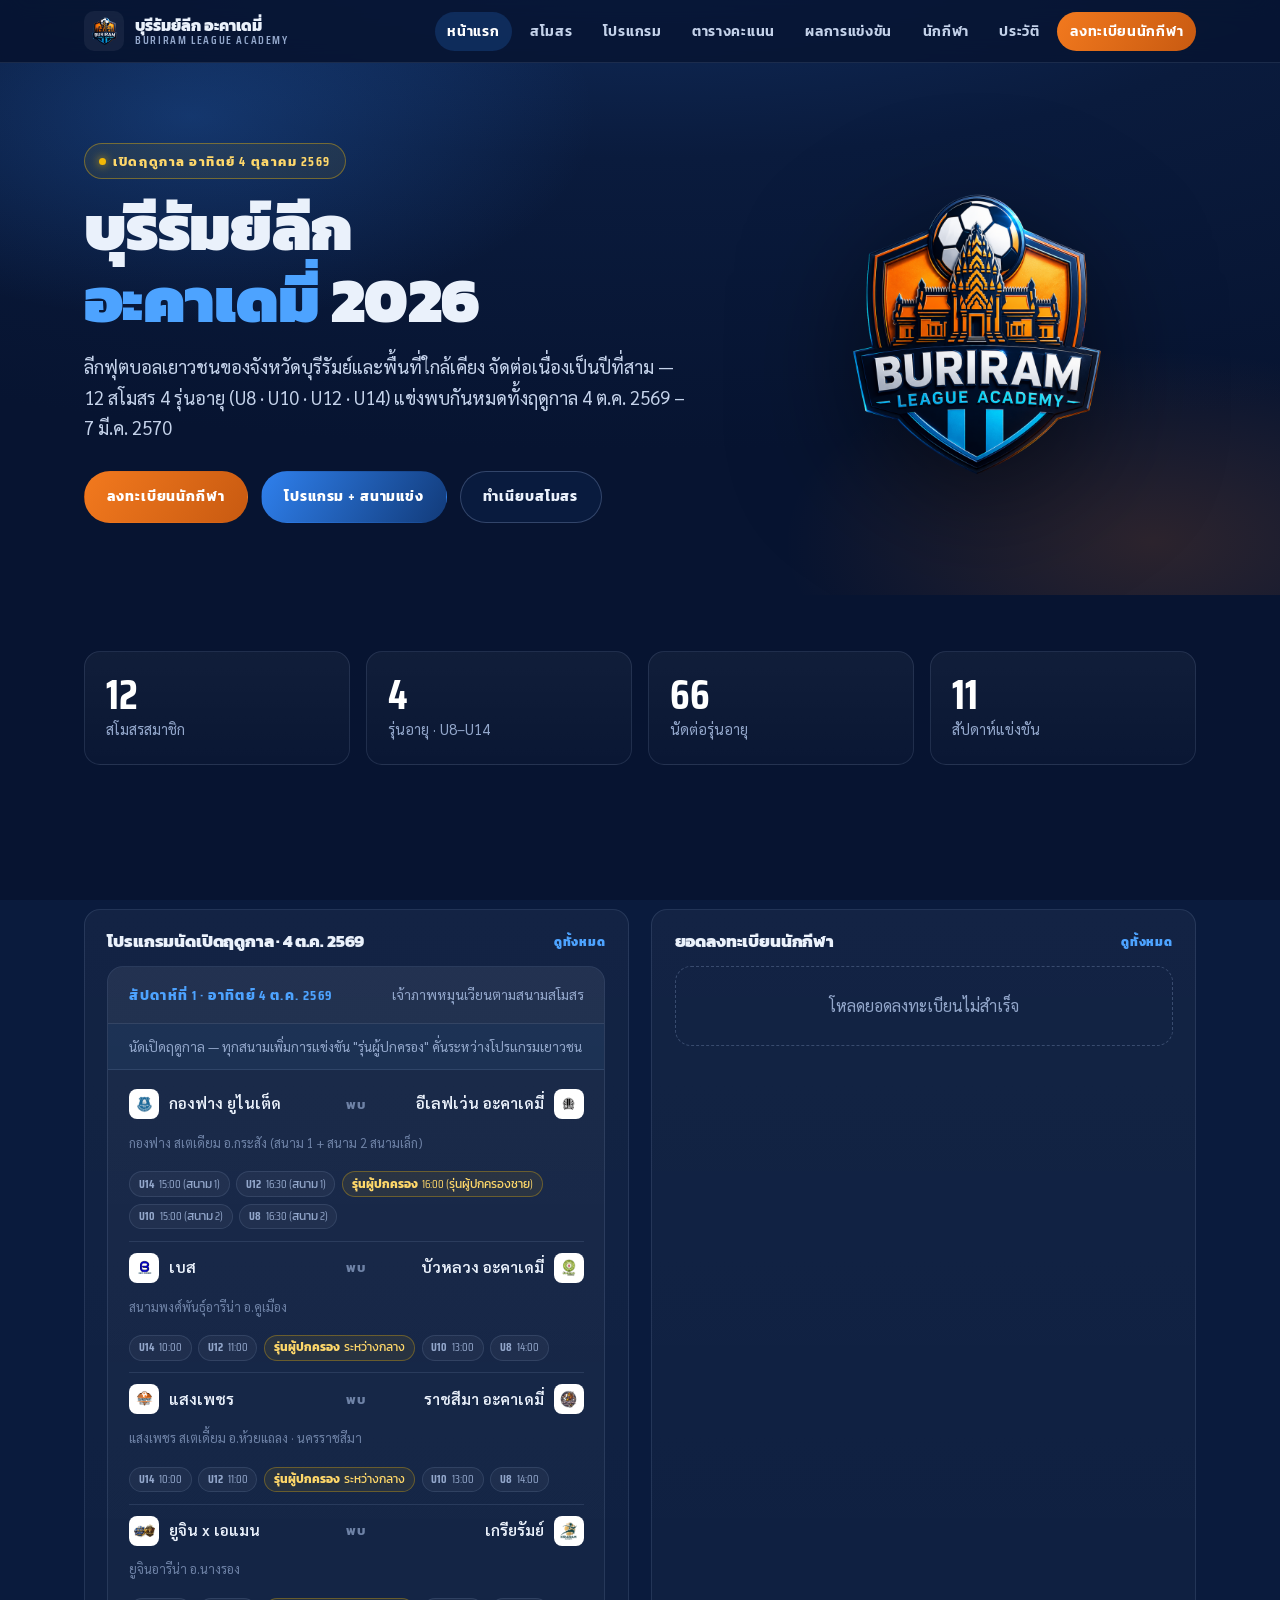
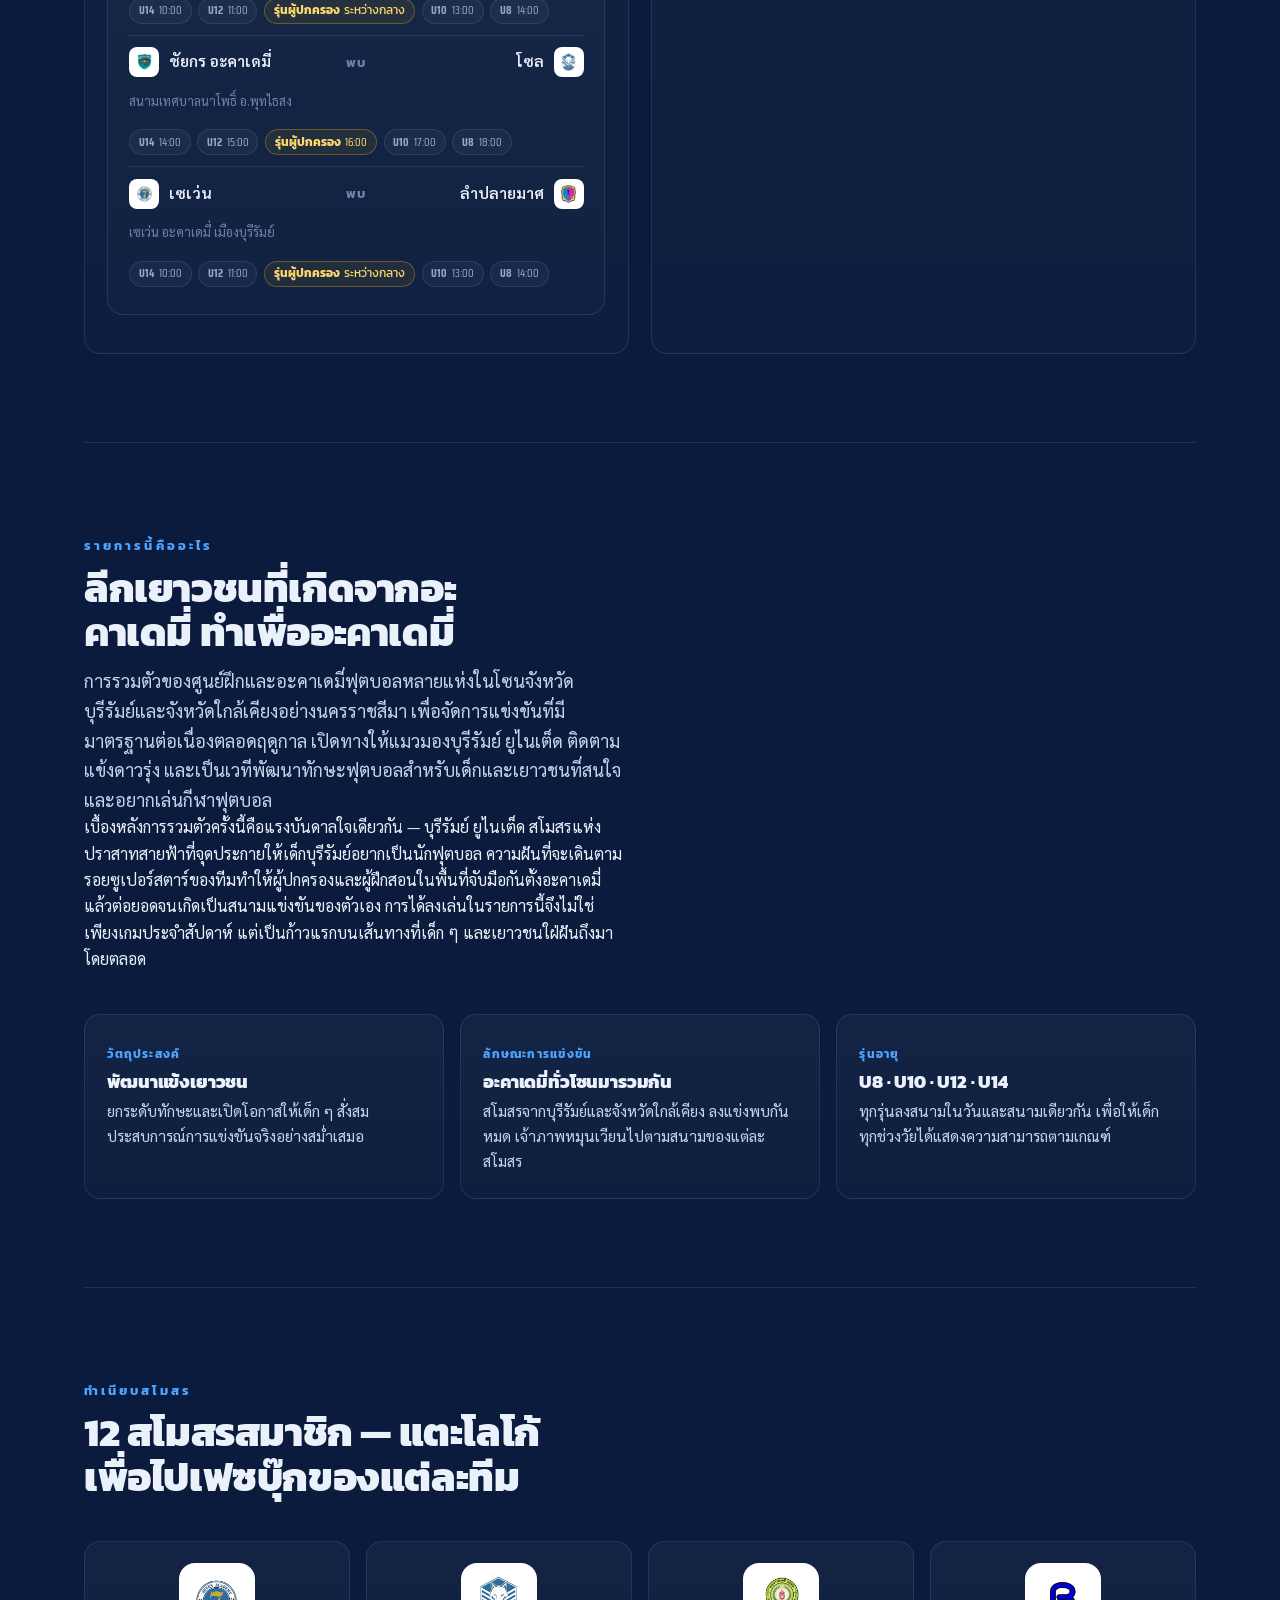
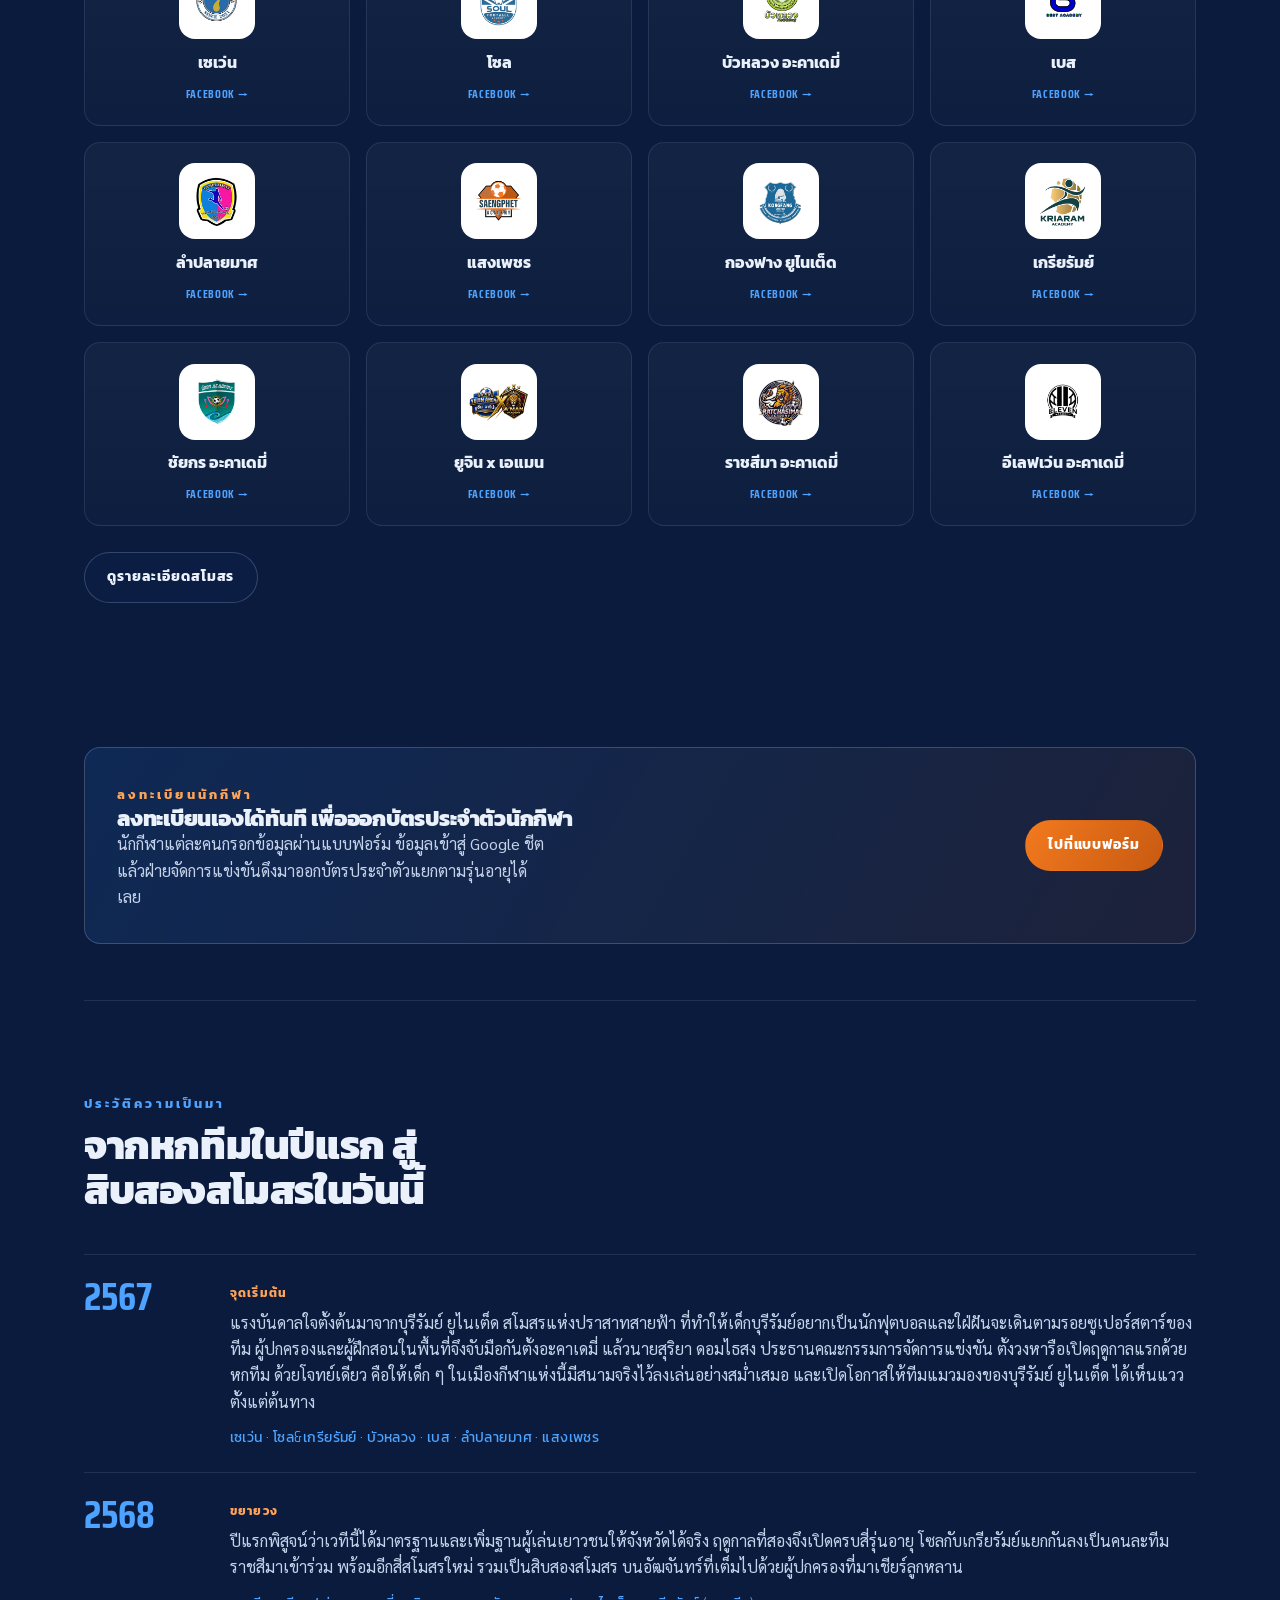
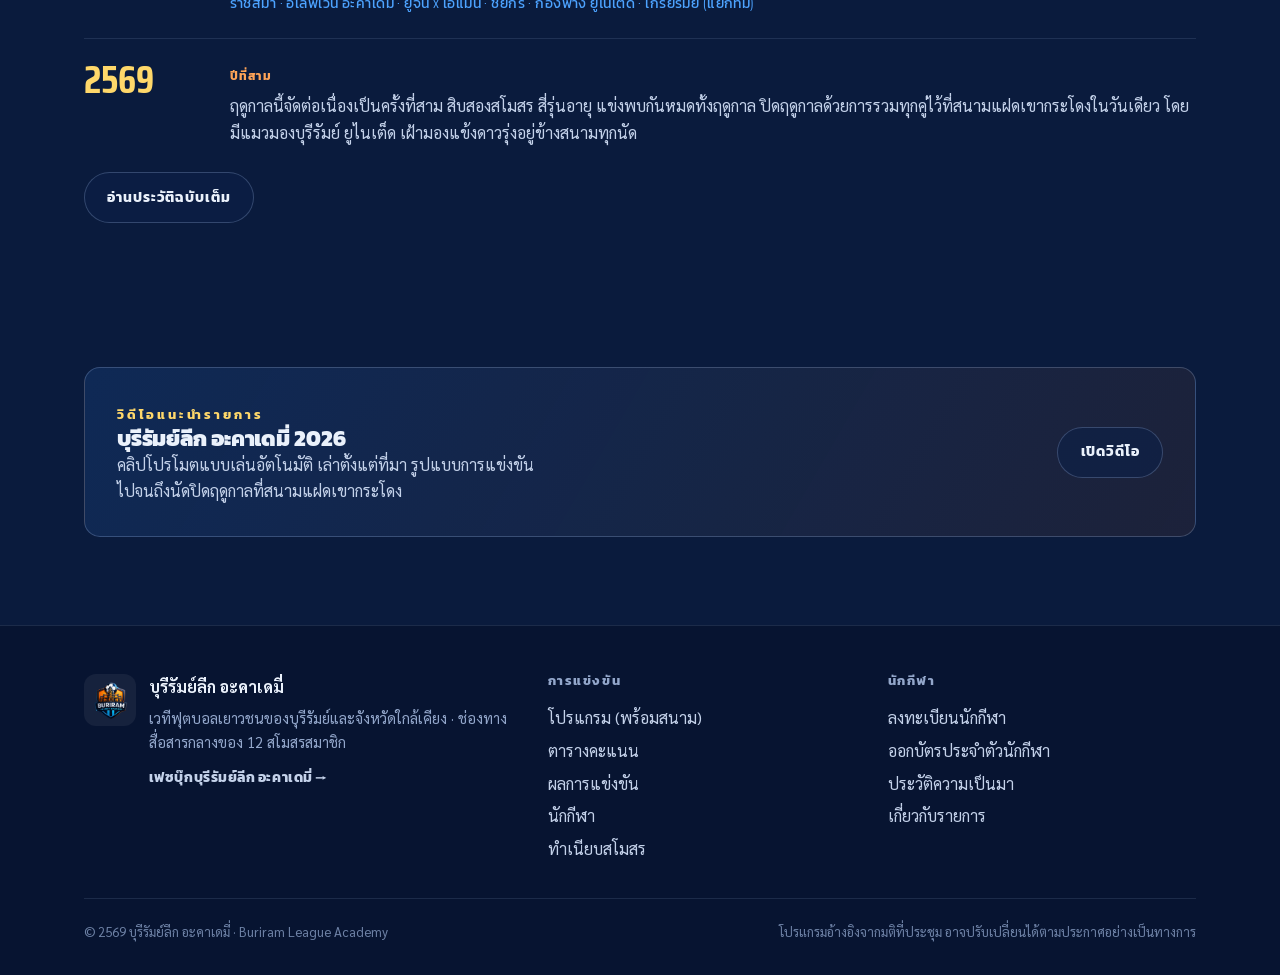
<file: index.html>
<!DOCTYPE html>
<html lang="th">
<head>
<meta charset="UTF-8">
<meta name="viewport" content="width=device-width, initial-scale=1">
<title>บุรีรัมย์ลีก อะคาเดมี่ 2026 | Buriram League Academy</title>
<meta name="description" content="บุรีรัมย์ลีก อะคาเดมี่ — ลีกฟุตบอลเยาวชนของบุรีรัมย์และจังหวัดใกล้เคียง 12 สโมสร 4 รุ่นอายุ พบกันหมดทั้งฤดูกาล พร้อมลงทะเบียนนักกีฬาและออกบัตรประจำตัว">
<link rel="icon" href="assets/img/bla-league.png">
<link rel="preconnect" href="https://fonts.googleapis.com">
<link rel="preconnect" href="https://fonts.gstatic.com" crossorigin>
<link rel="stylesheet" href="https://fonts.googleapis.com/css2?family=Kanit:wght@400;600;700;800;900&family=Sarabun:wght@400;600;700&family=Saira+Condensed:wght@600;700&display=swap">
<link rel="stylesheet" href="assets/css/style.css?v=10">
</head>
<body>

<header class="site-header">
  <nav class="wrap nav">
    <a class="brand" href="index.html">
      <img src="assets/img/bla-league.png" alt="ตราสัญลักษณ์ บุรีรัมย์ลีก อะคาเดมี่">
      <span class="brand-text"><span class="b-th">บุรีรัมย์ลีก อะคาเดมี่</span><span class="b-en">Buriram League Academy</span></span>
    </a>
    <button class="nav-toggle" aria-label="เปิด/ปิดเมนู" aria-expanded="false" aria-controls="navlinks">☰</button>
    <div class="nav-links" id="navlinks">
      <a href="index.html">หน้าแรก</a>
      <a href="clubs.html">สโมสร</a>
      <a href="schedule.html">โปรแกรม</a>
      <a href="standings.html">ตารางคะแนน</a>
      <a href="results.html">ผลการแข่งขัน</a>
      <a href="athletes.html">นักกีฬา</a>
      <a href="history.html">ประวัติ</a>
      <a class="cta" href="register.html">ลงทะเบียนนักกีฬา</a>
    </div>
  </nav>
</header>

<main>
  <section class="hero">
    <div class="wrap hero-grid">
      <div>
        <span class="badge"><span class="dot"></span>เปิดฤดูกาล อาทิตย์ 4 ตุลาคม 2569</span>
        <h1>บุรีรัมย์ลีก<br><span class="accent">อะคาเดมี่</span> 2026</h1>
        <p class="lead">ลีกฟุตบอลเยาวชนของจังหวัดบุรีรัมย์และพื้นที่ใกล้เคียง จัดต่อเนื่องเป็นปีที่สาม — 12 สโมสร 4 รุ่นอายุ (U8 · U10 · U12 · U14) แข่งพบกันหมดทั้งฤดูกาล 4 ต.ค. 2569 – 7 มี.ค. 2570</p>
        <div class="hero-ctas">
          <a class="btn btn-ember" href="register.html">ลงทะเบียนนักกีฬา</a>
          <a class="btn btn-primary" href="schedule.html">โปรแกรม + สนามแข่ง</a>
          <a class="btn btn-ghost" href="clubs.html">ทำเนียบสโมสร</a>
        </div>
      </div>
      <img class="hero-crest" src="assets/img/bla-league.png" alt="ตราสัญลักษณ์ บุรีรัมย์ลีก อะคาเดมี่">
    </div>
  </section>

  <section class="section-sm">
    <div class="wrap">
      <div class="stat-row">
        <div class="stat reveal"><b>12</b><span>สโมสรสมาชิก</span></div>
        <div class="stat reveal"><b>4</b><span>รุ่นอายุ · U8–U14</span></div>
        <div class="stat reveal"><b>66</b><span>นัดต่อรุ่นอายุ</span></div>
        <div class="stat reveal"><b>11</b><span>สัปดาห์แข่งขัน</span></div>
      </div>
    </div>
  </section>

  <section class="section">
    <div class="wrap">
      <div class="widgets">
        <div class="widget reveal">
          <h3>โปรแกรมนัดเปิดฤดูกาล · 4 ต.ค. 2569 <a href="schedule.html">ดูทั้งหมด</a></h3>
          <div data-schedule data-rounds="1"></div>
        </div>
        <div class="widget reveal">
          <h3>ยอดลงทะเบียนนักกีฬา <a href="athletes.html">ดูทั้งหมด</a></h3>
          <div data-athlete-mini>
            <div class="empty-state" style="padding:1.6rem"><strong>กำลังโหลด…</strong>ดึงยอดผู้ลงทะเบียนล่าสุดจาก Google ชีต</div>
          </div>
        </div>
      </div>
    </div>
  </section>

  <div class="wrap"><div class="divider"></div></div>

  <section class="section">
    <div class="wrap">
      <div class="section-head reveal">
        <span class="eyebrow">รายการนี้คืออะไร</span>
        <h2>ลีกเยาวชนที่เกิดจากอะคาเดมี่ ทำเพื่ออะคาเดมี่</h2>
        <p class="lead">การรวมตัวของศูนย์ฝึกและอะคาเดมี่ฟุตบอลหลายแห่งในโซนจังหวัดบุรีรัมย์และจังหวัดใกล้เคียงอย่างนครราชสีมา เพื่อจัดการแข่งขันที่มีมาตรฐานต่อเนื่องตลอดฤดูกาล เปิดทางให้แมวมองบุรีรัมย์ ยูไนเต็ด ติดตามแข้งดาวรุ่ง และเป็นเวทีพัฒนาทักษะฟุตบอลสำหรับเด็กและเยาวชนที่สนใจและอยากเล่นกีฬาฟุตบอล</p>
        <p>เบื้องหลังการรวมตัวครั้งนี้คือแรงบันดาลใจเดียวกัน — บุรีรัมย์ ยูไนเต็ด สโมสรแห่งปราสาทสายฟ้าที่จุดประกายให้เด็กบุรีรัมย์อยากเป็นนักฟุตบอล ความฝันที่จะเดินตามรอยซูเปอร์สตาร์ของทีมทำให้ผู้ปกครองและผู้ฝึกสอนในพื้นที่จับมือกันตั้งอะคาเดมี่ แล้วต่อยอดจนเกิดเป็นสนามแข่งขันของตัวเอง การได้ลงเล่นในรายการนี้จึงไม่ใช่เพียงเกมประจำสัปดาห์ แต่เป็นก้าวแรกบนเส้นทางที่เด็ก ๆ และเยาวชนใฝ่ฝันถึงมาโดยตลอด</p>
      </div>
      <div class="feature-grid">
        <div class="feature reveal"><i>วัตถุประสงค์</i><h3>พัฒนาแข้งเยาวชน</h3><p>ยกระดับทักษะและเปิดโอกาสให้เด็ก ๆ สั่งสมประสบการณ์การแข่งขันจริงอย่างสม่ำเสมอ</p></div>
        <div class="feature reveal"><i>ลักษณะการแข่งขัน</i><h3>อะคาเดมี่ทั่วโซนมารวมกัน</h3><p>สโมสรจากบุรีรัมย์และจังหวัดใกล้เคียง ลงแข่งพบกันหมด เจ้าภาพหมุนเวียนไปตามสนามของแต่ละสโมสร</p></div>
        <div class="feature reveal"><i>รุ่นอายุ</i><h3>U8 · U10 · U12 · U14</h3><p>ทุกรุ่นลงสนามในวันและสนามเดียวกัน เพื่อให้เด็กทุกช่วงวัยได้แสดงความสามารถตามเกณฑ์</p></div>
      </div>
    </div>
  </section>

  <div class="wrap"><div class="divider"></div></div>

  <section class="section">
    <div class="wrap">
      <div class="section-head reveal">
        <span class="eyebrow">ทำเนียบสโมสร</span>
        <h2>12 สโมสรสมาชิก — แตะโลโก้เพื่อไปเฟซบุ๊กของแต่ละทีม</h2>
      </div>
      <div class="roster-grid" data-roster></div>
      <p style="margin-top:1.6rem"><a class="btn btn-ghost" href="clubs.html">ดูรายละเอียดสโมสร</a></p>
    </div>
  </section>

  <section class="section-sm">
    <div class="wrap">
      <div class="callout reveal">
        <div>
          <span class="eyebrow ember">ลงทะเบียนนักกีฬา</span>
          <h3>ลงทะเบียนเองได้ทันที เพื่อออกบัตรประจำตัวนักกีฬา</h3>
          <p>นักกีฬาแต่ละคนกรอกข้อมูลผ่านแบบฟอร์ม ข้อมูลเข้าสู่ Google ชีต แล้วฝ่ายจัดการแข่งขันดึงมาออกบัตรประจำตัวแยกตามรุ่นอายุได้เลย</p>
        </div>
        <a class="btn btn-ember" href="register.html">ไปที่แบบฟอร์ม</a>
      </div>
    </div>
  </section>

  <div class="wrap"><div class="divider"></div></div>

  <section class="section">
    <div class="wrap">
      <div class="section-head reveal">
        <span class="eyebrow">ประวัติความเป็นมา</span>
        <h2>จากหกทีมในปีแรก สู่สิบสองสโมสรในวันนี้</h2>
      </div>
      <div class="timeline" data-history></div>
      <p style="margin-top:1.6rem"><a class="btn btn-ghost" href="history.html">อ่านประวัติฉบับเต็ม</a></p>
    </div>
  </section>

  <section class="section-sm">
    <div class="wrap">
      <div class="callout reveal">
        <div>
          <span class="eyebrow gold">วิดีโอแนะนำรายการ</span>
          <h3>บุรีรัมย์ลีก อะคาเดมี่ 2026</h3>
          <p>คลิปโปรโมตแบบเล่นอัตโนมัติ เล่าตั้งแต่ที่มา รูปแบบการแข่งขัน ไปจนถึงนัดปิดฤดูกาลที่สนามแฝดเขากระโดง</p>
        </div>
        <a class="btn btn-ghost" href="promo.html">เปิดวิดีโอ</a>
      </div>
    </div>
  </section>
</main>

<footer class="site-footer">
  <div class="wrap">
    <div class="footer-grid">
      <div class="footer-brand">
        <img src="assets/img/bla-league.png" alt="">
        <div>
          <strong>บุรีรัมย์ลีก อะคาเดมี่</strong>
          <p>เวทีฟุตบอลเยาวชนของบุรีรัมย์และจังหวัดใกล้เคียง · ช่องทางสื่อสารกลางของ 12 สโมสรสมาชิก</p>
          <a data-fb-link hidden class="fb-link" target="_blank" rel="noopener">เฟซบุ๊กบุรีรัมย์ลีก อะคาเดมี่ &rarr;</a>
        </div>
      </div>
      <div>
        <h4>การแข่งขัน</h4>
        <a href="schedule.html">โปรแกรม (พร้อมสนาม)</a>
        <a href="standings.html">ตารางคะแนน</a>
        <a href="results.html">ผลการแข่งขัน</a>
      <a href="athletes.html">นักกีฬา</a>
        <a href="clubs.html">ทำเนียบสโมสร</a>
      </div>
      <div>
        <h4>นักกีฬา</h4>
        <a href="register.html">ลงทะเบียนนักกีฬา</a>
        <a href="id-cards.html">ออกบัตรประจำตัวนักกีฬา</a>
        <a href="history.html">ประวัติความเป็นมา</a>
        <a href="about.html">เกี่ยวกับรายการ</a>
      </div>
    </div>
    <div class="footer-bottom">
      <span>© <span data-year>2569</span> บุรีรัมย์ลีก อะคาเดมี่ · Buriram League Academy</span>
      <span>โปรแกรมอ้างอิงจากมติที่ประชุม อาจปรับเปลี่ยนได้ตามประกาศอย่างเป็นทางการ</span>
    </div>
  </div>
</footer>

<script src="assets/js/data.js?v=10"></script>
<script src="assets/js/main.js?v=10"></script>
</body>
</html>
</file>
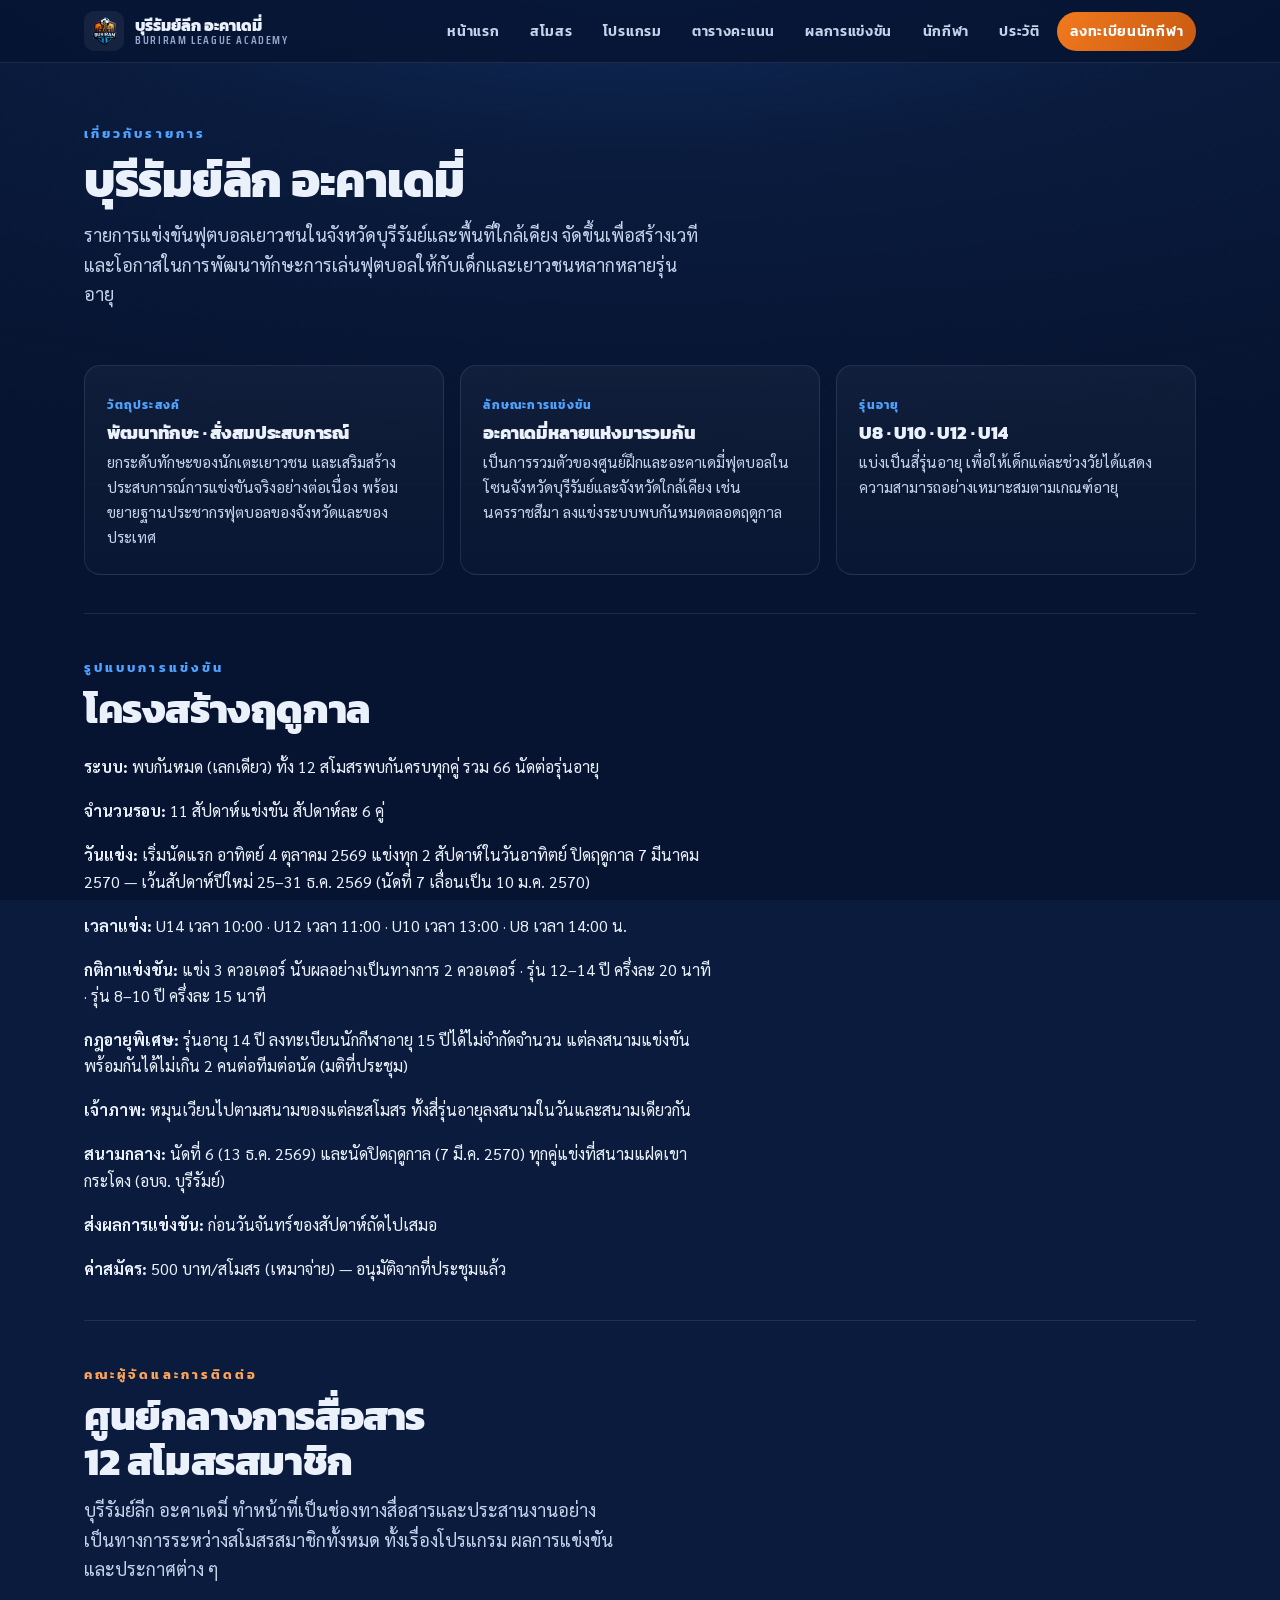
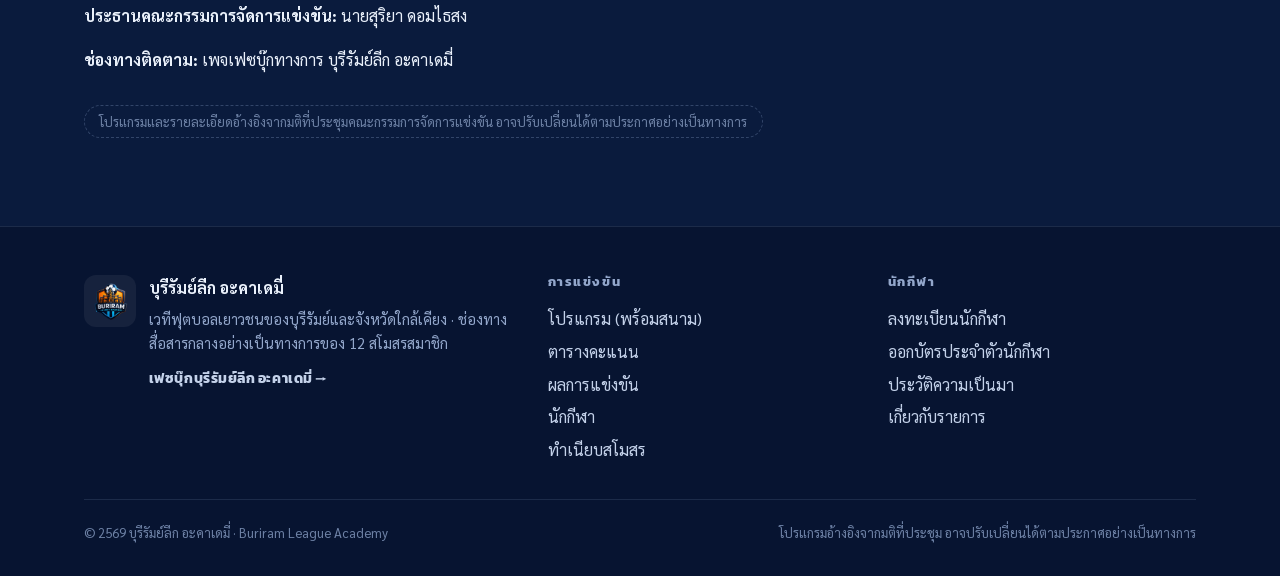
<file: about.html>
<!DOCTYPE html>
<html lang="th">
<head>
<meta charset="UTF-8">
<meta name="viewport" content="width=device-width, initial-scale=1">
<title>เกี่ยวกับรายการ | บุรีรัมย์ลีก อะคาเดมี่</title>
<meta name="description" content="วัตถุประสงค์ รูปแบบการแข่งขัน และคณะผู้จัดของบุรีรัมย์ลีก อะคาเดมี่">
<link rel="icon" href="assets/img/bla-league.png">
<link rel="preconnect" href="https://fonts.googleapis.com">
<link rel="preconnect" href="https://fonts.gstatic.com" crossorigin>
<link rel="stylesheet" href="https://fonts.googleapis.com/css2?family=Kanit:wght@400;600;700;800;900&family=Sarabun:wght@400;600;700&family=Saira+Condensed:wght@600;700&display=swap">
<link rel="stylesheet" href="assets/css/style.css?v=10">
</head>
<body>

<header class="site-header">
  <nav class="wrap nav">
    <a class="brand" href="index.html">
      <img src="assets/img/bla-league.png" alt="ตราสัญลักษณ์ บุรีรัมย์ลีก อะคาเดมี่">
      <span class="brand-text">
        <span class="b-th">บุรีรัมย์ลีก อะคาเดมี่</span>
        <span class="b-en">Buriram League Academy</span>
      </span>
    </a>
    <button class="nav-toggle" aria-label="เปิด/ปิดเมนู" aria-expanded="false" aria-controls="navlinks">☰</button>
    <div class="nav-links" id="navlinks">
      <a href="index.html">หน้าแรก</a>
      <a href="clubs.html">สโมสร</a>
      <a href="schedule.html">โปรแกรม</a>
      <a href="standings.html">ตารางคะแนน</a>
      <a href="results.html">ผลการแข่งขัน</a>
      <a href="athletes.html">นักกีฬา</a>
      <a href="history.html">ประวัติ</a>
      <a class="cta" href="register.html">ลงทะเบียนนักกีฬา</a>
    </div>
  </nav>
</header>

<main>
  <section class="section-sm" style="padding-top:3.5rem">
    <div class="wrap">
      <span class="eyebrow">เกี่ยวกับรายการ</span>
      <h1 style="font-size:clamp(2rem,5vw,3rem);margin:.5rem 0 .8rem">บุรีรัมย์ลีก อะคาเดมี่</h1>
      <p class="lead">รายการแข่งขันฟุตบอลเยาวชนในจังหวัดบุรีรัมย์และพื้นที่ใกล้เคียง จัดขึ้นเพื่อสร้างเวทีและโอกาสในการพัฒนาทักษะการเล่นฟุตบอลให้กับเด็กและเยาวชนหลากหลายรุ่นอายุ</p>
    </div>
  </section>

  <section class="section-sm" style="padding-top:0">
    <div class="wrap stack-lg">
      <div class="feature-grid">
        <div class="feature reveal">
          <i>วัตถุประสงค์</i>
          <h3>พัฒนาทักษะ · สั่งสมประสบการณ์</h3>
          <p>ยกระดับทักษะของนักเตะเยาวชน และเสริมสร้างประสบการณ์การแข่งขันจริงอย่างต่อเนื่อง พร้อมขยายฐานประชากรฟุตบอลของจังหวัดและของประเทศ</p>
        </div>
        <div class="feature reveal">
          <i>ลักษณะการแข่งขัน</i>
          <h3>อะคาเดมี่หลายแห่งมารวมกัน</h3>
          <p>เป็นการรวมตัวของศูนย์ฝึกและอะคาเดมี่ฟุตบอลในโซนจังหวัดบุรีรัมย์และจังหวัดใกล้เคียง เช่น นครราชสีมา ลงแข่งระบบพบกันหมดตลอดฤดูกาล</p>
        </div>
        <div class="feature reveal">
          <i>รุ่นอายุ</i>
          <h3>U8 · U10 · U12 · U14</h3>
          <p>แบ่งเป็นสี่รุ่นอายุ เพื่อให้เด็กแต่ละช่วงวัยได้แสดงความสามารถอย่างเหมาะสมตามเกณฑ์อายุ</p>
        </div>
      </div>

      <div class="divider" style="margin:2.4rem 0"></div>

      <div class="section-head reveal" style="margin-bottom:1.4rem">
        <span class="eyebrow">รูปแบบการแข่งขัน</span>
        <h2>โครงสร้างฤดูกาล</h2>
      </div>
      <ul class="stack-lg" style="max-width:70ch">
        <li class="reveal"><strong>ระบบ:</strong> พบกันหมด (เลกเดียว) ทั้ง 12 สโมสรพบกันครบทุกคู่ รวม 66 นัดต่อรุ่นอายุ</li>
        <li class="reveal"><strong>จำนวนรอบ:</strong> 11 สัปดาห์แข่งขัน สัปดาห์ละ 6 คู่</li>
        <li class="reveal"><strong>วันแข่ง:</strong> เริ่มนัดแรก อาทิตย์ 4 ตุลาคม 2569 แข่งทุก 2 สัปดาห์ในวันอาทิตย์ ปิดฤดูกาล 7 มีนาคม 2570 — เว้นสัปดาห์ปีใหม่ 25–31 ธ.ค. 2569 (นัดที่ 7 เลื่อนเป็น 10 ม.ค. 2570)</li>
        <li class="reveal"><strong>เวลาแข่ง:</strong> U14 เวลา 10:00 · U12 เวลา 11:00 · U10 เวลา 13:00 · U8 เวลา 14:00 น.</li>
        <li class="reveal"><strong>กติกาแข่งขัน:</strong> แข่ง 3 ควอเตอร์ นับผลอย่างเป็นทางการ 2 ควอเตอร์ · รุ่น 12–14 ปี ครึ่งละ 20 นาที · รุ่น 8–10 ปี ครึ่งละ 15 นาที</li>
        <li class="reveal"><strong>กฎอายุพิเศษ:</strong> รุ่นอายุ 14 ปี ลงทะเบียนนักกีฬาอายุ 15 ปีได้ไม่จำกัดจำนวน แต่ลงสนามแข่งขันพร้อมกันได้ไม่เกิน 2 คนต่อทีมต่อนัด (มติที่ประชุม)</li>
        <li class="reveal"><strong>เจ้าภาพ:</strong> หมุนเวียนไปตามสนามของแต่ละสโมสร ทั้งสี่รุ่นอายุลงสนามในวันและสนามเดียวกัน</li>
        <li class="reveal"><strong>สนามกลาง:</strong> นัดที่ 6 (13 ธ.ค. 2569) และนัดปิดฤดูกาล (7 มี.ค. 2570) ทุกคู่แข่งที่สนามแฝดเขากระโดง (อบจ. บุรีรัมย์)</li>
        <li class="reveal"><strong>ส่งผลการแข่งขัน:</strong> ก่อนวันจันทร์ของสัปดาห์ถัดไปเสมอ</li>
        <li class="reveal"><strong>ค่าสมัคร:</strong> 500 บาท/สโมสร (เหมาจ่าย) — อนุมัติจากที่ประชุมแล้ว</li>
      </ul>

      <div class="divider" style="margin:2.4rem 0"></div>

      <div id="contact" class="section-head reveal" style="margin-bottom:1.2rem">
        <span class="eyebrow ember">คณะผู้จัดและการติดต่อ</span>
        <h2>ศูนย์กลางการสื่อสาร 12 สโมสรสมาชิก</h2>
        <p class="lead">บุรีรัมย์ลีก อะคาเดมี่ ทำหน้าที่เป็นช่องทางสื่อสารและประสานงานอย่างเป็นทางการระหว่างสโมสรสมาชิกทั้งหมด ทั้งเรื่องโปรแกรม ผลการแข่งขัน และประกาศต่าง ๆ</p>
      </div>
      <ul class="stack-lg" style="max-width:70ch">
        <li><strong>ประธานคณะกรรมการจัดการแข่งขัน:</strong> นายสุริยา ดอมไธสง</li>
        <li><strong>ช่องทางติดตาม:</strong> เพจเฟซบุ๊กทางการ <a href="https://www.facebook.com/profile.php?id=61593981749685" target="_blank" rel="noopener">บุรีรัมย์ลีก อะคาเดมี่</a></li>
      </ul>

      <p class="pill-note" style="margin-top:2rem">โปรแกรมและรายละเอียดอ้างอิงจากมติที่ประชุมคณะกรรมการจัดการแข่งขัน อาจปรับเปลี่ยนได้ตามประกาศอย่างเป็นทางการ</p>
    </div>
  </section>
</main>

<footer class="site-footer">
  <div class="wrap">
    <div class="footer-grid">
      <div class="footer-brand">
        <img src="assets/img/bla-league.png" alt="">
        <div>
          <strong>บุรีรัมย์ลีก อะคาเดมี่</strong>
          <p>เวทีฟุตบอลเยาวชนของบุรีรัมย์และจังหวัดใกล้เคียง · ช่องทางสื่อสารกลางอย่างเป็นทางการของ 12 สโมสรสมาชิก</p>
          <a data-fb-link hidden class="fb-link" target="_blank" rel="noopener">เฟซบุ๊กบุรีรัมย์ลีก อะคาเดมี่ &rarr;</a>
        </div>
      </div>
      <div>
        <h4>การแข่งขัน</h4>
        <a href="schedule.html">โปรแกรม (พร้อมสนาม)</a>
        <a href="standings.html">ตารางคะแนน</a>
        <a href="results.html">ผลการแข่งขัน</a>
      <a href="athletes.html">นักกีฬา</a>
        <a href="clubs.html">ทำเนียบสโมสร</a>
      </div>
      <div>
        <h4>นักกีฬา</h4>
        <a href="register.html">ลงทะเบียนนักกีฬา</a>
        <a href="id-cards.html">ออกบัตรประจำตัวนักกีฬา</a>
        <a href="history.html">ประวัติความเป็นมา</a>
        <a href="about.html">เกี่ยวกับรายการ</a>
      </div>
    </div>
    <div class="footer-bottom">
      <span>© <span data-year>2569</span> บุรีรัมย์ลีก อะคาเดมี่ · Buriram League Academy</span>
      <span>โปรแกรมอ้างอิงจากมติที่ประชุม อาจปรับเปลี่ยนได้ตามประกาศอย่างเป็นทางการ</span>
    </div>
  </div>
</footer>

<script src="assets/js/data.js?v=10"></script>
<script src="assets/js/main.js?v=10"></script>
</body>
</html>
</file>
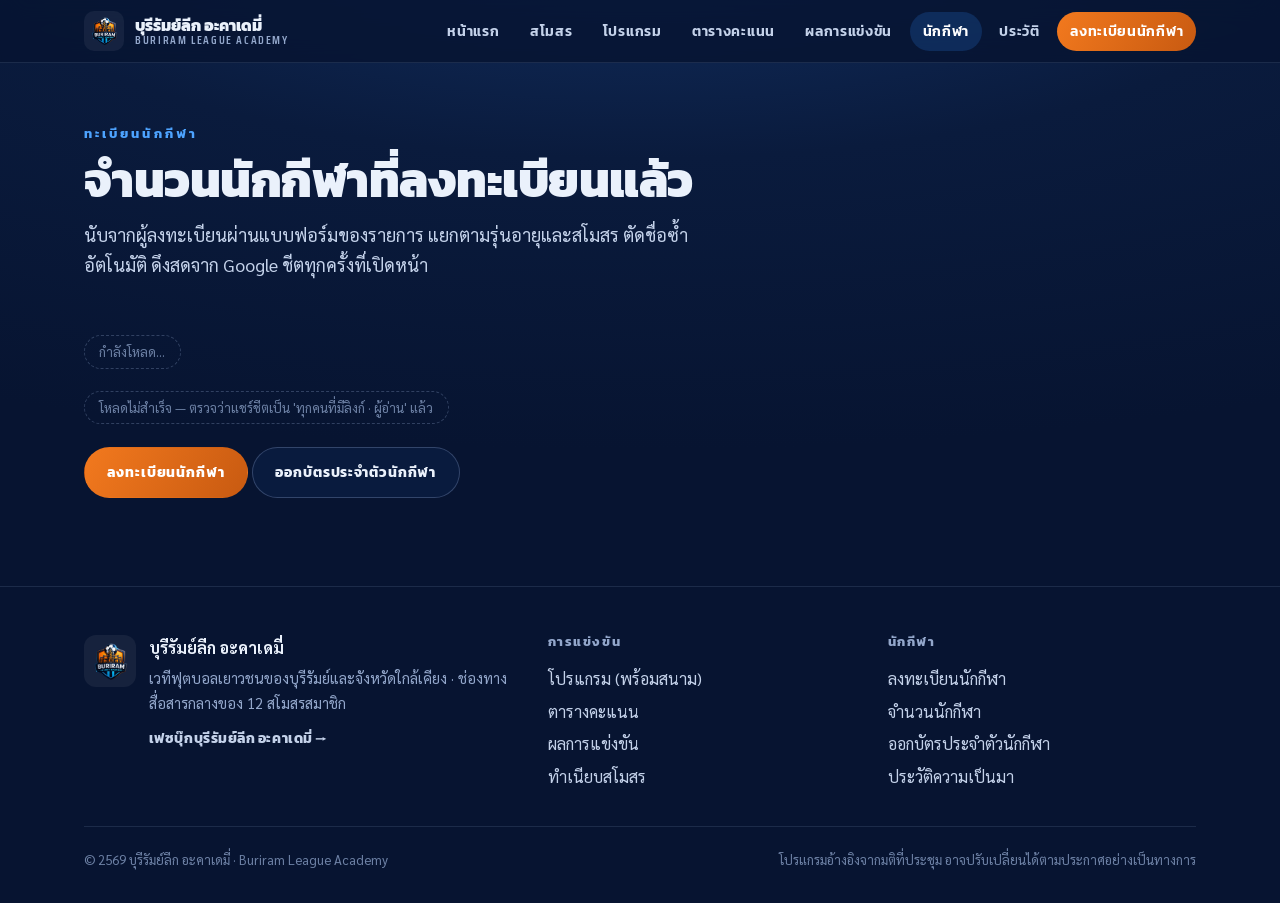
<file: athletes.html>
<!DOCTYPE html>
<html lang="th">
<head>
<meta charset="UTF-8">
<meta name="viewport" content="width=device-width, initial-scale=1">
<title>จำนวนนักกีฬา | บุรีรัมย์ลีก อะคาเดมี่</title>
<meta name="description" content="สถิติจำนวนนักกีฬาที่ลงทะเบียนแล้ว แยกตามรุ่นอายุและสโมสร บุรีรัมย์ลีก อะคาเดมี่ 2026 อัปเดตสดจาก Google ชีต">
<link rel="icon" href="assets/img/bla-league.png">
<link rel="preconnect" href="https://fonts.googleapis.com">
<link rel="preconnect" href="https://fonts.gstatic.com" crossorigin>
<link rel="stylesheet" href="https://fonts.googleapis.com/css2?family=Kanit:wght@400;600;700;800;900&family=Sarabun:wght@400;600;700&family=Saira+Condensed:wght@600;700&display=swap">
<link rel="stylesheet" href="assets/css/style.css?v=10">
</head>
<body>

<header class="site-header">
  <nav class="wrap nav">
    <a class="brand" href="index.html">
      <img src="assets/img/bla-league.png" alt="ตราสัญลักษณ์ บุรีรัมย์ลีก อะคาเดมี่">
      <span class="brand-text"><span class="b-th">บุรีรัมย์ลีก อะคาเดมี่</span><span class="b-en">Buriram League Academy</span></span>
    </a>
    <button class="nav-toggle" aria-label="เปิด/ปิดเมนู" aria-expanded="false" aria-controls="navlinks">☰</button>
    <div class="nav-links" id="navlinks">
      <a href="index.html">หน้าแรก</a>
      <a href="clubs.html">สโมสร</a>
      <a href="schedule.html">โปรแกรม</a>
      <a href="standings.html">ตารางคะแนน</a>
      <a href="results.html">ผลการแข่งขัน</a>
      <a href="athletes.html">นักกีฬา</a>
      <a href="history.html">ประวัติ</a>
      <a class="cta" href="register.html">ลงทะเบียนนักกีฬา</a>
    </div>
  </nav>
</header>

<main>
  <section class="section-sm" style="padding-top:3.5rem">
    <div class="wrap">
      <span class="eyebrow">ทะเบียนนักกีฬา</span>
      <h1 style="font-size:clamp(2rem,5vw,3rem);margin:.5rem 0 .8rem">จำนวนนักกีฬาที่ลงทะเบียนแล้ว</h1>
      <p class="lead">นับจากผู้ลงทะเบียนผ่านแบบฟอร์มของรายการ แยกตามรุ่นอายุและสโมสร ตัดชื่อซ้ำอัตโนมัติ ดึงสดจาก Google ชีตทุกครั้งที่เปิดหน้า</p>
    </div>
  </section>

  <section class="section-sm" style="padding-top:0">
    <div class="wrap">
      <div data-athlete-stats>
        <p class="pill-note">กำลังโหลด…</p>
      </div>
      <p class="pill-note" data-athlete-status style="margin-top:1.4rem"></p>
      <p style="margin-top:1.4rem">
        <a class="btn btn-ember" href="register.html">ลงทะเบียนนักกีฬา</a>
        <a class="btn btn-ghost" href="id-cards.html">ออกบัตรประจำตัวนักกีฬา</a>
      </p>
    </div>
  </section>
</main>

<footer class="site-footer">
  <div class="wrap">
    <div class="footer-grid">
      <div class="footer-brand">
        <img src="assets/img/bla-league.png" alt="">
        <div>
          <strong>บุรีรัมย์ลีก อะคาเดมี่</strong>
          <p>เวทีฟุตบอลเยาวชนของบุรีรัมย์และจังหวัดใกล้เคียง · ช่องทางสื่อสารกลางของ 12 สโมสรสมาชิก</p>
          <a data-fb-link hidden class="fb-link" target="_blank" rel="noopener">เฟซบุ๊กบุรีรัมย์ลีก อะคาเดมี่ &rarr;</a>
        </div>
      </div>
      <div>
        <h4>การแข่งขัน</h4>
        <a href="schedule.html">โปรแกรม (พร้อมสนาม)</a>
        <a href="standings.html">ตารางคะแนน</a>
        <a href="results.html">ผลการแข่งขัน</a>
        <a href="clubs.html">ทำเนียบสโมสร</a>
      </div>
      <div>
        <h4>นักกีฬา</h4>
        <a href="register.html">ลงทะเบียนนักกีฬา</a>
        <a href="athletes.html">จำนวนนักกีฬา</a>
        <a href="id-cards.html">ออกบัตรประจำตัวนักกีฬา</a>
        <a href="history.html">ประวัติความเป็นมา</a>
      </div>
    </div>
    <div class="footer-bottom">
      <span>© <span data-year>2569</span> บุรีรัมย์ลีก อะคาเดมี่ · Buriram League Academy</span>
      <span>โปรแกรมอ้างอิงจากมติที่ประชุม อาจปรับเปลี่ยนได้ตามประกาศอย่างเป็นทางการ</span>
    </div>
  </div>
</footer>

<script src="assets/js/data.js?v=10"></script>
<script src="assets/js/main.js?v=10"></script>
</body>
</html>
</file>
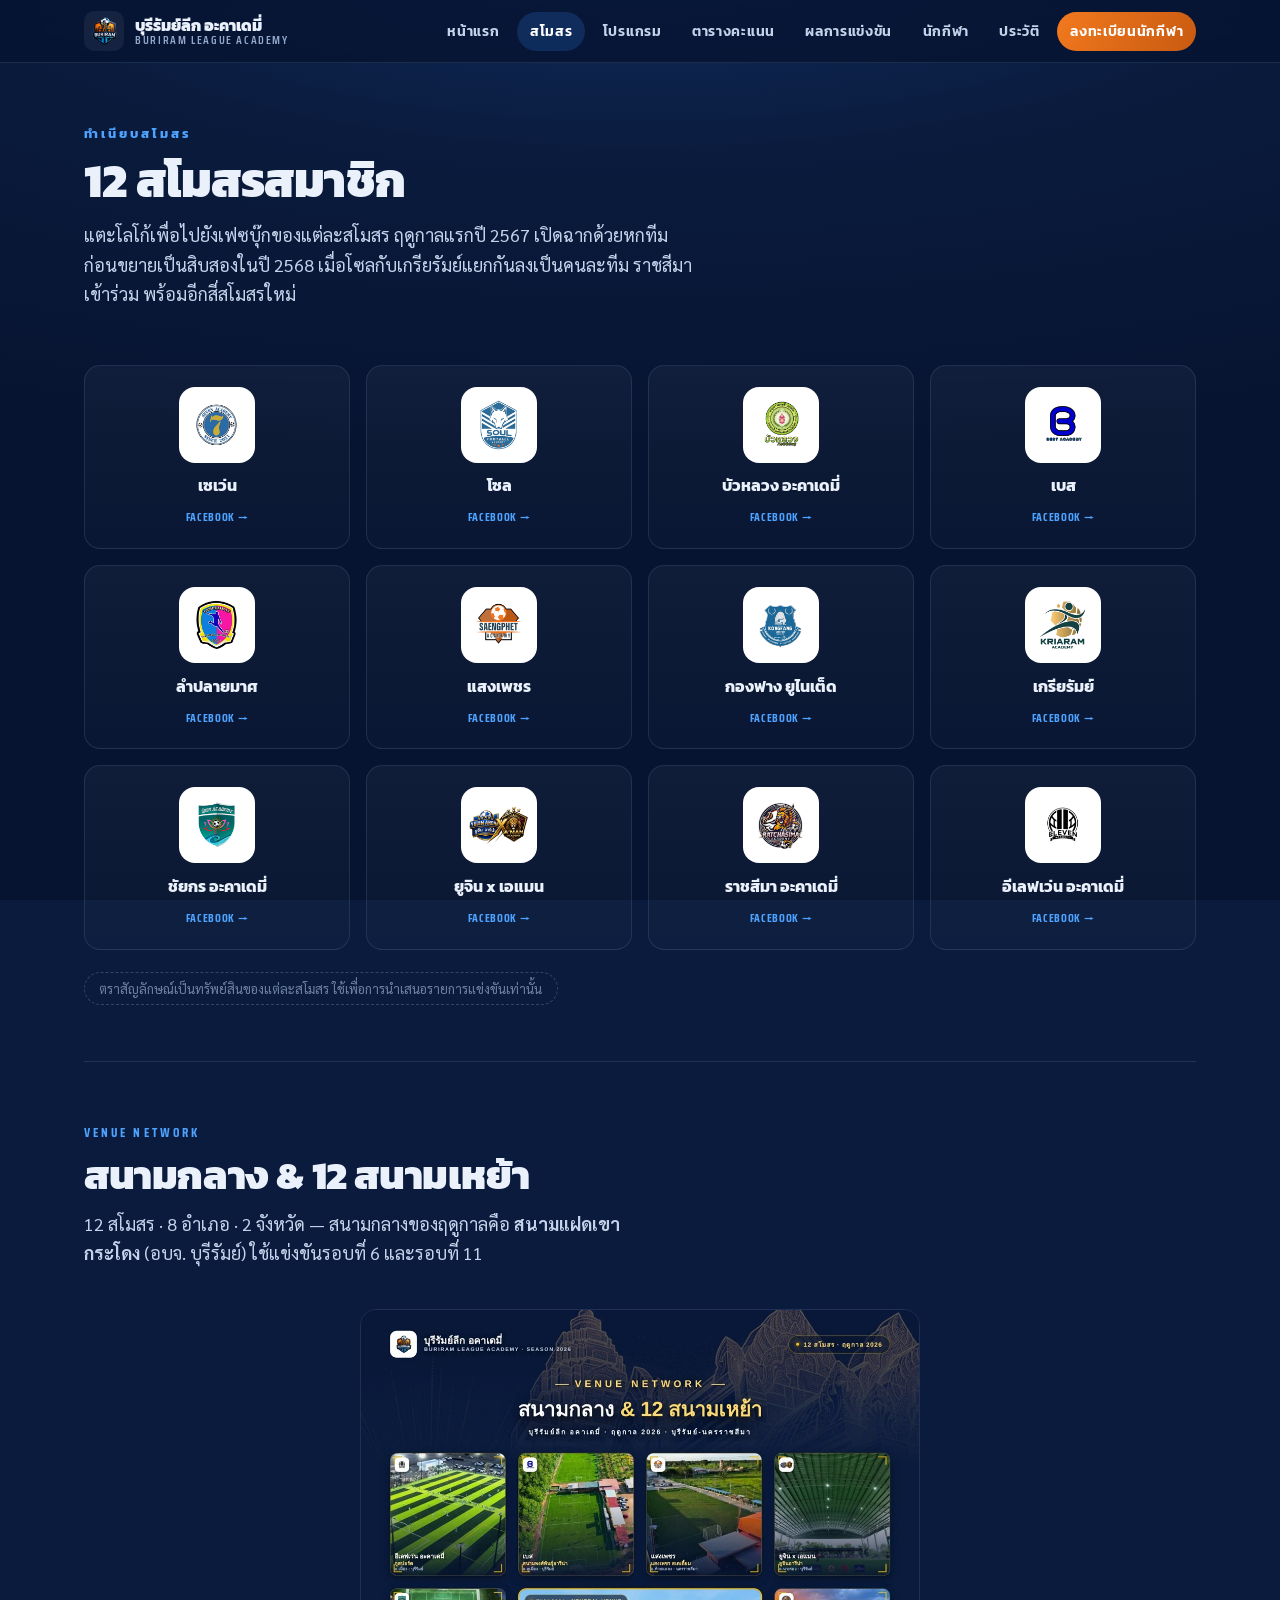
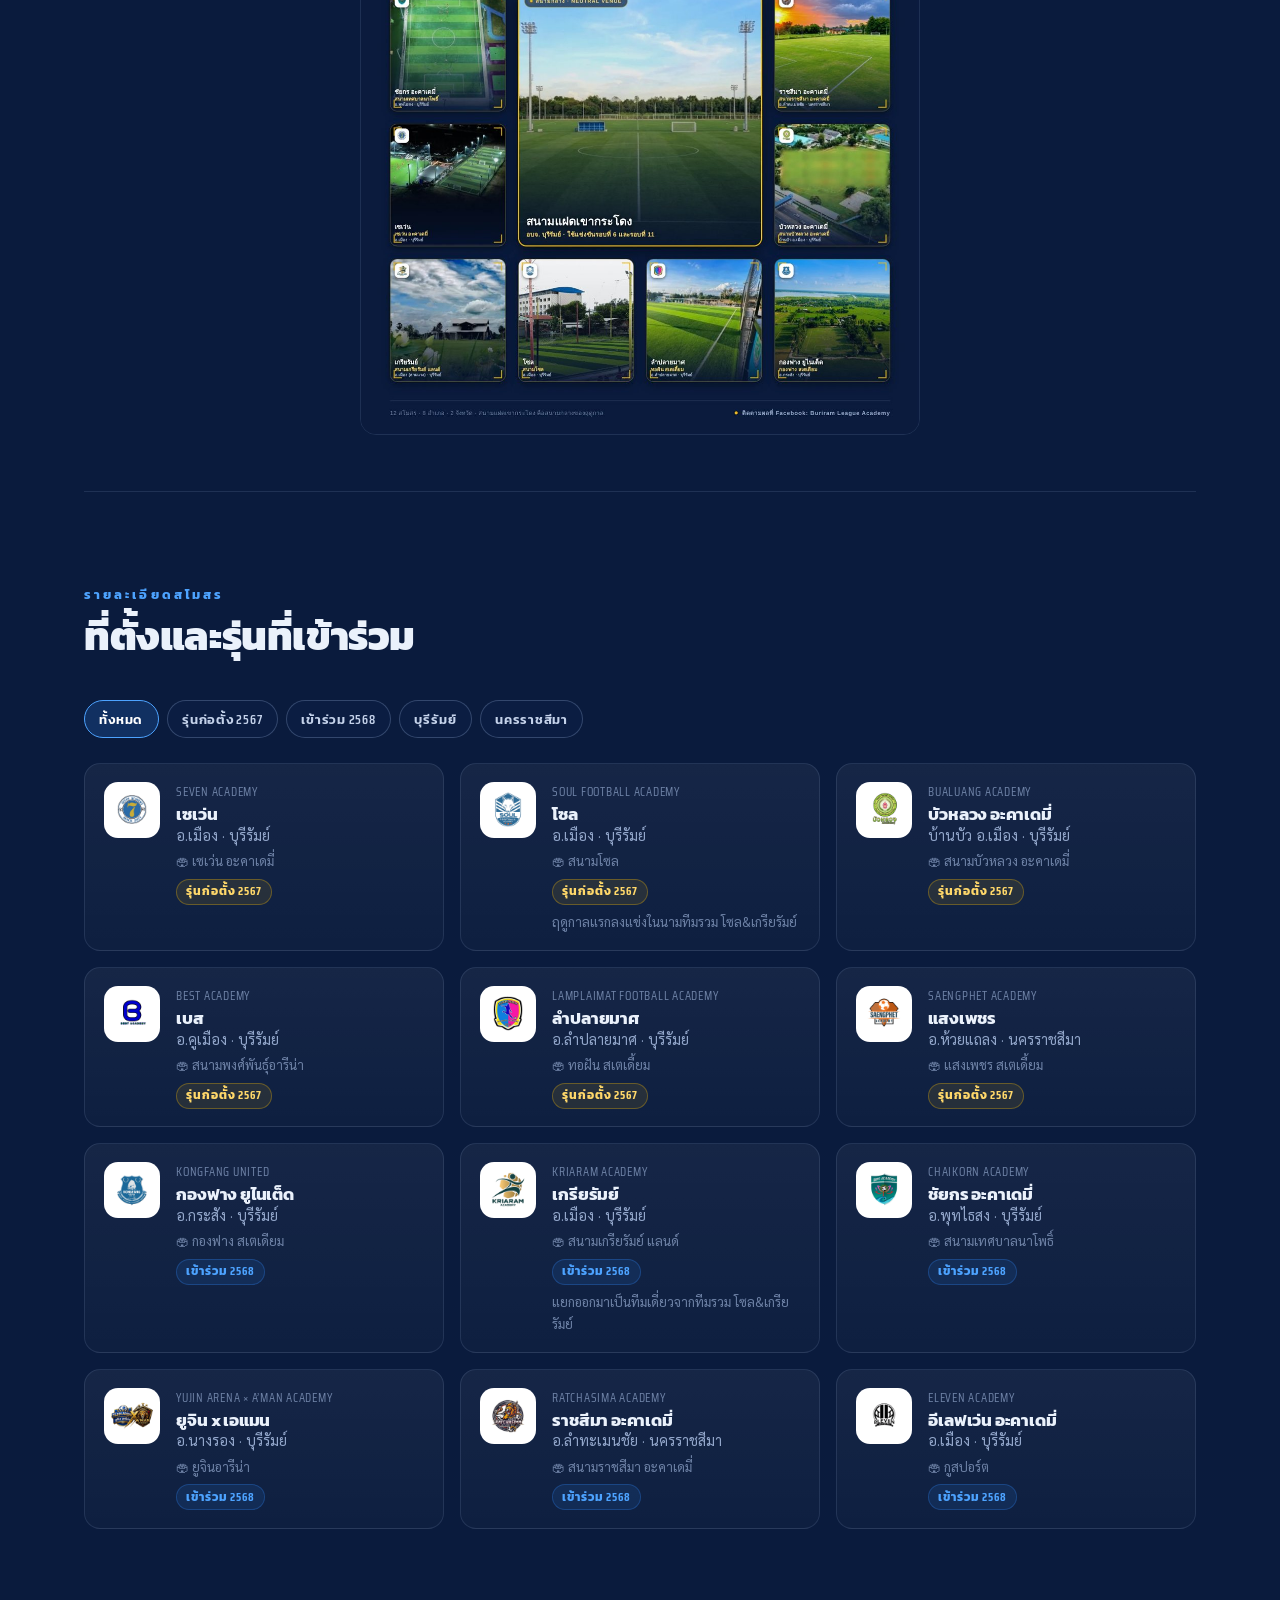
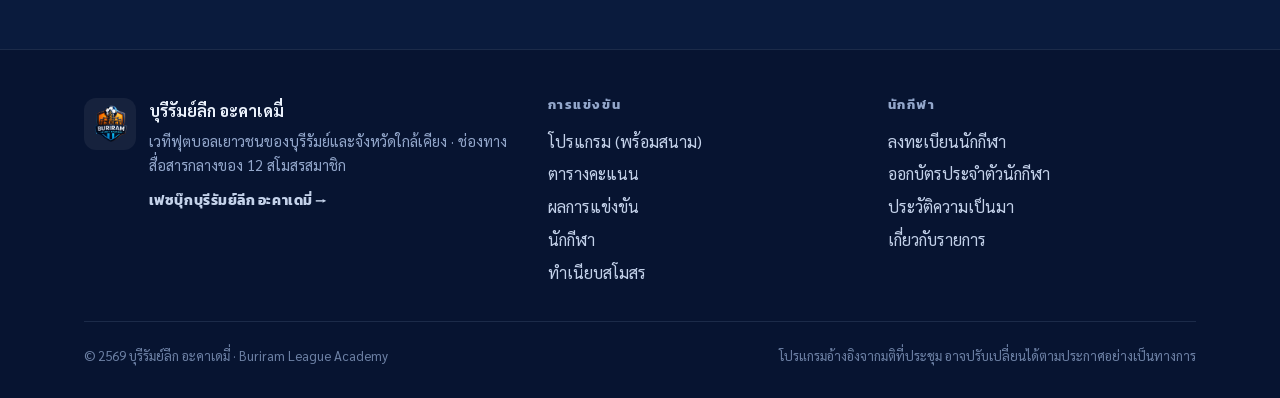
<file: clubs.html>
<!DOCTYPE html>
<html lang="th">
<head>
<meta charset="UTF-8">
<meta name="viewport" content="width=device-width, initial-scale=1">
<title>ทำเนียบสโมสร | บุรีรัมย์ลีก อะคาเดมี่</title>
<meta name="description" content="ทำเนียบ 12 สโมสรสมาชิกบุรีรัมย์ลีก อะคาเดมี่ — โลโก้แต่ละทีมลิงก์ไปยังเฟซบุ๊กของสโมสร">
<link rel="icon" href="assets/img/bla-league.png">
<link rel="preconnect" href="https://fonts.googleapis.com">
<link rel="preconnect" href="https://fonts.gstatic.com" crossorigin>
<link rel="stylesheet" href="https://fonts.googleapis.com/css2?family=Kanit:wght@400;600;700;800;900&family=Sarabun:wght@400;600;700&family=Saira+Condensed:wght@600;700&display=swap">
<link rel="stylesheet" href="assets/css/style.css?v=10">
</head>
<body>

<header class="site-header">
  <nav class="wrap nav">
    <a class="brand" href="index.html">
      <img src="assets/img/bla-league.png" alt="ตราสัญลักษณ์ บุรีรัมย์ลีก อะคาเดมี่">
      <span class="brand-text"><span class="b-th">บุรีรัมย์ลีก อะคาเดมี่</span><span class="b-en">Buriram League Academy</span></span>
    </a>
    <button class="nav-toggle" aria-label="เปิด/ปิดเมนู" aria-expanded="false" aria-controls="navlinks">☰</button>
    <div class="nav-links" id="navlinks">
      <a href="index.html">หน้าแรก</a>
      <a href="clubs.html">สโมสร</a>
      <a href="schedule.html">โปรแกรม</a>
      <a href="standings.html">ตารางคะแนน</a>
      <a href="results.html">ผลการแข่งขัน</a>
      <a href="athletes.html">นักกีฬา</a>
      <a href="history.html">ประวัติ</a>
      <a class="cta" href="register.html">ลงทะเบียนนักกีฬา</a>
    </div>
  </nav>
</header>

<main>
  <section class="section-sm" style="padding-top:3.5rem">
    <div class="wrap">
      <span class="eyebrow">ทำเนียบสโมสร</span>
      <h1 style="font-size:clamp(2rem,5vw,3rem);margin:.5rem 0 .8rem">12 สโมสรสมาชิก</h1>
      <p class="lead">แตะโลโก้เพื่อไปยังเฟซบุ๊กของแต่ละสโมสร ฤดูกาลแรกปี 2567 เปิดฉากด้วยหกทีม ก่อนขยายเป็นสิบสองในปี 2568 เมื่อโซลกับเกรียรัมย์แยกกันลงเป็นคนละทีม ราชสีมาเข้าร่วม พร้อมอีกสี่สโมสรใหม่</p>
    </div>
  </section>

  <section class="section-sm" style="padding-top:0">
    <div class="wrap">
      <div class="roster-grid" data-roster></div>
      <p class="pill-note" style="margin-top:1.4rem">ตราสัญลักษณ์เป็นทรัพย์สินของแต่ละสโมสร ใช้เพื่อการนำเสนอรายการแข่งขันเท่านั้น</p>
    </div>
  </section>

  <div class="wrap"><div class="divider"></div></div>

  <section class="section-sm">
    <div class="wrap">
      <div class="section-head reveal">
        <span class="eyebrow">Venue Network</span>
        <h2>สนามกลาง &amp; 12 สนามเหย้า</h2>
        <p class="lead">12 สโมสร · 8 อำเภอ · 2 จังหวัด — สนามกลางของฤดูกาลคือ <strong>สนามแฝดเขากระโดง</strong> (อบจ. บุรีรัมย์) ใช้แข่งขันรอบที่ 6 และรอบที่ 11</p>
      </div>
      <img class="venue-poster reveal" src="assets/img/venue-network.jpg" alt="เครือข่ายสนามแข่งขัน บุรีรัมย์ลีก อะคาเดมี่ 2026 สนามกลางและ 12 สนามเหย้า" loading="lazy">
    </div>
  </section>

  <div class="wrap"><div class="divider"></div></div>

  <section class="section">
    <div class="wrap">
      <div class="section-head reveal">
        <span class="eyebrow">รายละเอียดสโมสร</span>
        <h2>ที่ตั้งและรุ่นที่เข้าร่วม</h2>
      </div>
      <div class="filters" data-club-filters>
        <button class="chip" data-filter="all" aria-pressed="true">ทั้งหมด</button>
        <button class="chip" data-filter="founding" aria-pressed="false">รุ่นก่อตั้ง 2567</button>
        <button class="chip" data-filter="new" aria-pressed="false">เข้าร่วม 2568</button>
        <button class="chip" data-filter="บุรีรัมย์" aria-pressed="false">บุรีรัมย์</button>
        <button class="chip" data-filter="นครราชสีมา" aria-pressed="false">นครราชสีมา</button>
      </div>
      <div class="club-grid" data-clubs="all"></div>
    </div>
  </section>
</main>

<footer class="site-footer">
  <div class="wrap">
    <div class="footer-grid">
      <div class="footer-brand">
        <img src="assets/img/bla-league.png" alt="">
        <div>
          <strong>บุรีรัมย์ลีก อะคาเดมี่</strong>
          <p>เวทีฟุตบอลเยาวชนของบุรีรัมย์และจังหวัดใกล้เคียง · ช่องทางสื่อสารกลางของ 12 สโมสรสมาชิก</p>
          <a data-fb-link hidden class="fb-link" target="_blank" rel="noopener">เฟซบุ๊กบุรีรัมย์ลีก อะคาเดมี่ &rarr;</a>
        </div>
      </div>
      <div>
        <h4>การแข่งขัน</h4>
        <a href="schedule.html">โปรแกรม (พร้อมสนาม)</a>
        <a href="standings.html">ตารางคะแนน</a>
        <a href="results.html">ผลการแข่งขัน</a>
      <a href="athletes.html">นักกีฬา</a>
        <a href="clubs.html">ทำเนียบสโมสร</a>
      </div>
      <div>
        <h4>นักกีฬา</h4>
        <a href="register.html">ลงทะเบียนนักกีฬา</a>
        <a href="id-cards.html">ออกบัตรประจำตัวนักกีฬา</a>
        <a href="history.html">ประวัติความเป็นมา</a>
        <a href="about.html">เกี่ยวกับรายการ</a>
      </div>
    </div>
    <div class="footer-bottom">
      <span>© <span data-year>2569</span> บุรีรัมย์ลีก อะคาเดมี่ · Buriram League Academy</span>
      <span>โปรแกรมอ้างอิงจากมติที่ประชุม อาจปรับเปลี่ยนได้ตามประกาศอย่างเป็นทางการ</span>
    </div>
  </div>
</footer>

<script src="assets/js/data.js?v=10"></script>
<script src="assets/js/main.js?v=10"></script>
</body>
</html>
</file>
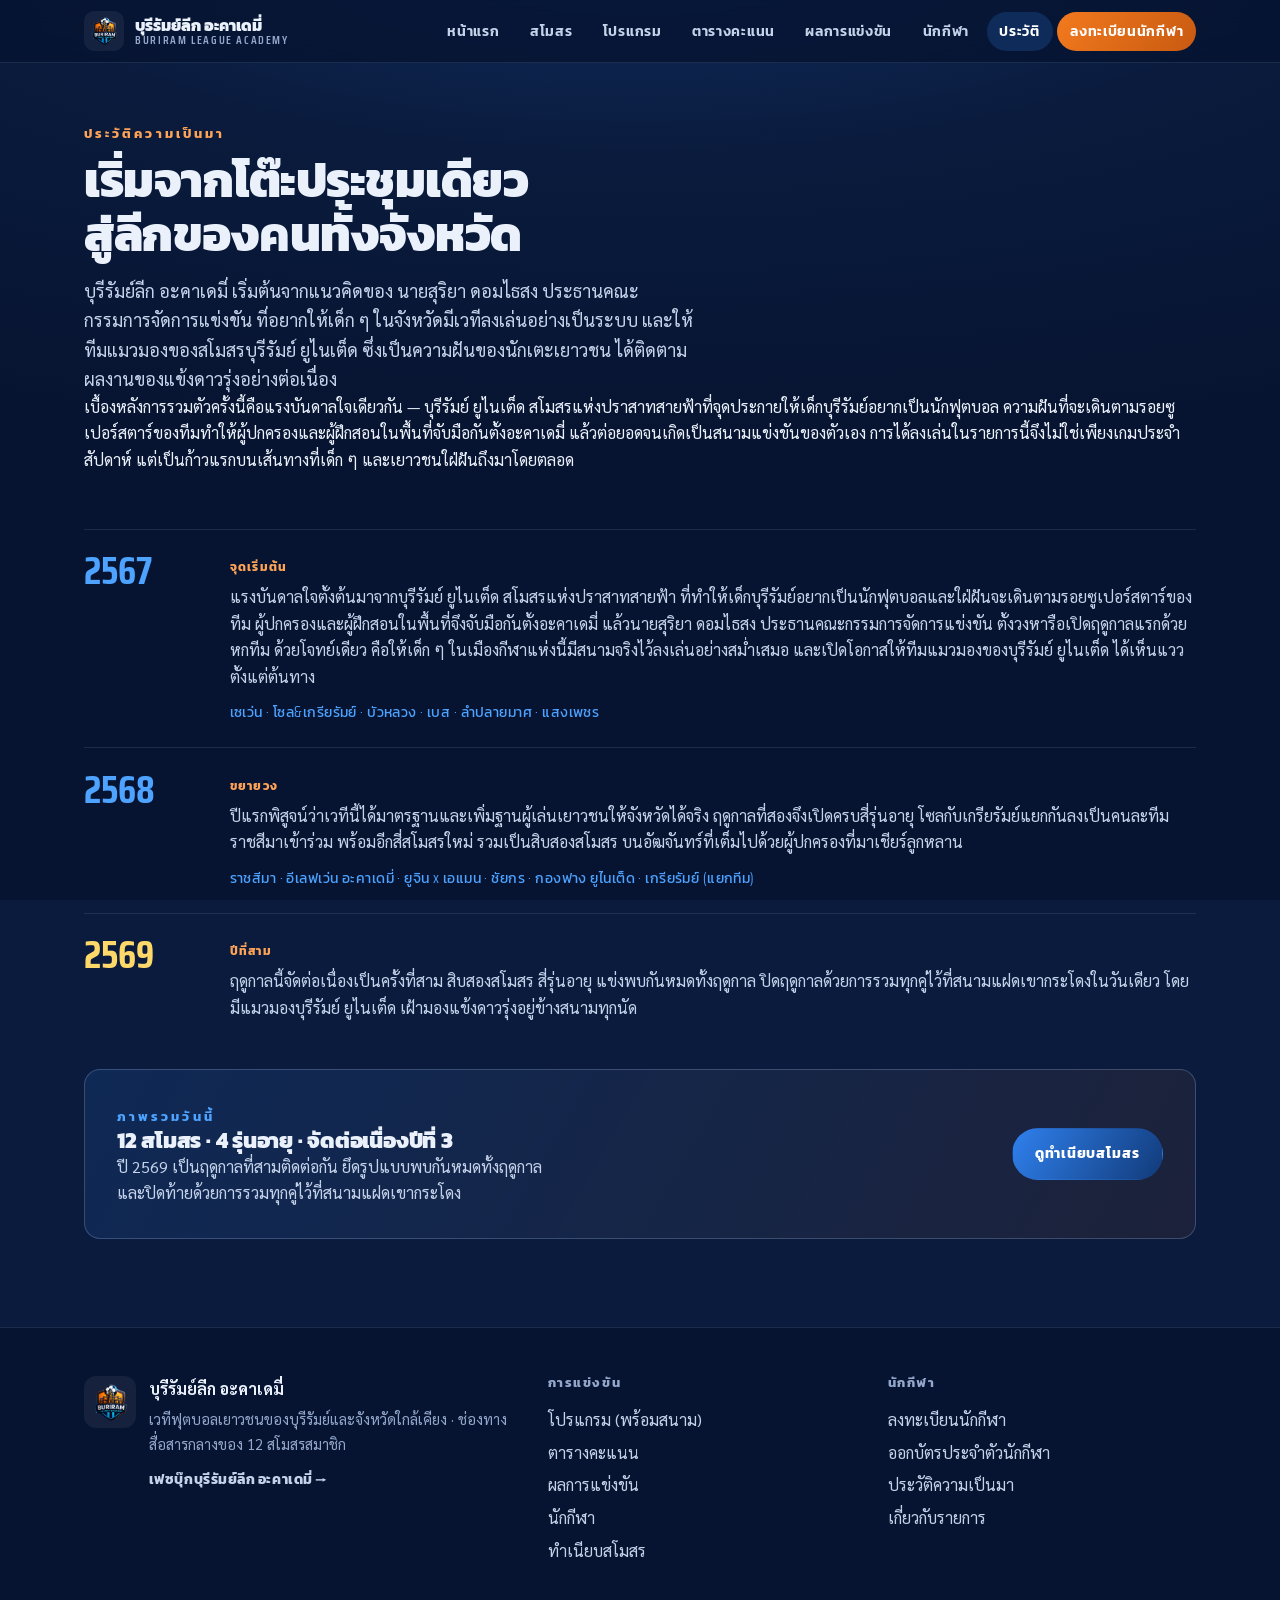
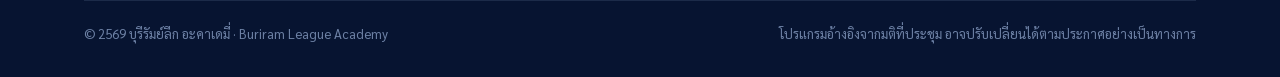
<file: history.html>
<!DOCTYPE html>
<html lang="th">
<head>
<meta charset="UTF-8">
<meta name="viewport" content="width=device-width, initial-scale=1">
<title>ประวัติความเป็นมา | บุรีรัมย์ลีก อะคาเดมี่</title>
<meta name="description" content="ประวัติบุรีรัมย์ลีก อะคาเดมี่ — จากหกทีมในปี 2567 สู่สิบสองสโมสรในปี 2568 และฤดูกาลที่สามในปี 2569">
<link rel="icon" href="assets/img/bla-league.png">
<link rel="preconnect" href="https://fonts.googleapis.com">
<link rel="preconnect" href="https://fonts.gstatic.com" crossorigin>
<link rel="stylesheet" href="https://fonts.googleapis.com/css2?family=Kanit:wght@400;600;700;800;900&family=Sarabun:wght@400;600;700&family=Saira+Condensed:wght@600;700&display=swap">
<link rel="stylesheet" href="assets/css/style.css?v=10">
</head>
<body>

<header class="site-header">
  <nav class="wrap nav">
    <a class="brand" href="index.html">
      <img src="assets/img/bla-league.png" alt="ตราสัญลักษณ์ บุรีรัมย์ลีก อะคาเดมี่">
      <span class="brand-text"><span class="b-th">บุรีรัมย์ลีก อะคาเดมี่</span><span class="b-en">Buriram League Academy</span></span>
    </a>
    <button class="nav-toggle" aria-label="เปิด/ปิดเมนู" aria-expanded="false" aria-controls="navlinks">☰</button>
    <div class="nav-links" id="navlinks">
      <a href="index.html">หน้าแรก</a>
      <a href="clubs.html">สโมสร</a>
      <a href="schedule.html">โปรแกรม</a>
      <a href="standings.html">ตารางคะแนน</a>
      <a href="results.html">ผลการแข่งขัน</a>
      <a href="athletes.html">นักกีฬา</a>
      <a href="history.html">ประวัติ</a>
      <a class="cta" href="register.html">ลงทะเบียนนักกีฬา</a>
    </div>
  </nav>
</header>

<main>
  <section class="section-sm" style="padding-top:3.5rem">
    <div class="wrap">
      <span class="eyebrow ember">ประวัติความเป็นมา</span>
      <h1 style="font-size:clamp(2rem,5vw,3rem);margin:.5rem 0 .9rem">เริ่มจากโต๊ะประชุมเดียว<br>สู่ลีกของคนทั้งจังหวัด</h1>
      <p class="lead">บุรีรัมย์ลีก อะคาเดมี่ เริ่มต้นจากแนวคิดของ นายสุริยา ดอมไธสง ประธานคณะกรรมการจัดการแข่งขัน ที่อยากให้เด็ก ๆ ในจังหวัดมีเวทีลงเล่นอย่างเป็นระบบ และให้ทีมแมวมองของสโมสรบุรีรัมย์ ยูไนเต็ด ซึ่งเป็นความฝันของนักเตะเยาวชน ได้ติดตามผลงานของแข้งดาวรุ่งอย่างต่อเนื่อง</p>
      <p>เบื้องหลังการรวมตัวครั้งนี้คือแรงบันดาลใจเดียวกัน — บุรีรัมย์ ยูไนเต็ด สโมสรแห่งปราสาทสายฟ้าที่จุดประกายให้เด็กบุรีรัมย์อยากเป็นนักฟุตบอล ความฝันที่จะเดินตามรอยซูเปอร์สตาร์ของทีมทำให้ผู้ปกครองและผู้ฝึกสอนในพื้นที่จับมือกันตั้งอะคาเดมี่ แล้วต่อยอดจนเกิดเป็นสนามแข่งขันของตัวเอง การได้ลงเล่นในรายการนี้จึงไม่ใช่เพียงเกมประจำสัปดาห์ แต่เป็นก้าวแรกบนเส้นทางที่เด็ก ๆ และเยาวชนใฝ่ฝันถึงมาโดยตลอด</p>
    </div>
  </section>

  <section class="section-sm" style="padding-top:0">
    <div class="wrap">
      <div class="timeline" data-history></div>

      <div class="callout reveal" style="margin-top:3rem">
        <div>
          <span class="eyebrow">ภาพรวมวันนี้</span>
          <h3>12 สโมสร · 4 รุ่นอายุ · จัดต่อเนื่องปีที่ 3</h3>
          <p>ปี 2569 เป็นฤดูกาลที่สามติดต่อกัน ยึดรูปแบบพบกันหมดทั้งฤดูกาล และปิดท้ายด้วยการรวมทุกคู่ไว้ที่สนามแฝดเขากระโดง</p>
        </div>
        <a class="btn btn-primary" href="clubs.html">ดูทำเนียบสโมสร</a>
      </div>
    </div>
  </section>
</main>

<footer class="site-footer">
  <div class="wrap">
    <div class="footer-grid">
      <div class="footer-brand">
        <img src="assets/img/bla-league.png" alt="">
        <div>
          <strong>บุรีรัมย์ลีก อะคาเดมี่</strong>
          <p>เวทีฟุตบอลเยาวชนของบุรีรัมย์และจังหวัดใกล้เคียง · ช่องทางสื่อสารกลางของ 12 สโมสรสมาชิก</p>
          <a data-fb-link hidden class="fb-link" target="_blank" rel="noopener">เฟซบุ๊กบุรีรัมย์ลีก อะคาเดมี่ &rarr;</a>
        </div>
      </div>
      <div>
        <h4>การแข่งขัน</h4>
        <a href="schedule.html">โปรแกรม (พร้อมสนาม)</a>
        <a href="standings.html">ตารางคะแนน</a>
        <a href="results.html">ผลการแข่งขัน</a>
      <a href="athletes.html">นักกีฬา</a>
        <a href="clubs.html">ทำเนียบสโมสร</a>
      </div>
      <div>
        <h4>นักกีฬา</h4>
        <a href="register.html">ลงทะเบียนนักกีฬา</a>
        <a href="id-cards.html">ออกบัตรประจำตัวนักกีฬา</a>
        <a href="history.html">ประวัติความเป็นมา</a>
        <a href="about.html">เกี่ยวกับรายการ</a>
      </div>
    </div>
    <div class="footer-bottom">
      <span>© <span data-year>2569</span> บุรีรัมย์ลีก อะคาเดมี่ · Buriram League Academy</span>
      <span>โปรแกรมอ้างอิงจากมติที่ประชุม อาจปรับเปลี่ยนได้ตามประกาศอย่างเป็นทางการ</span>
    </div>
  </div>
</footer>

<script src="assets/js/data.js?v=10"></script>
<script src="assets/js/main.js?v=10"></script>
</body>
</html>
</file>
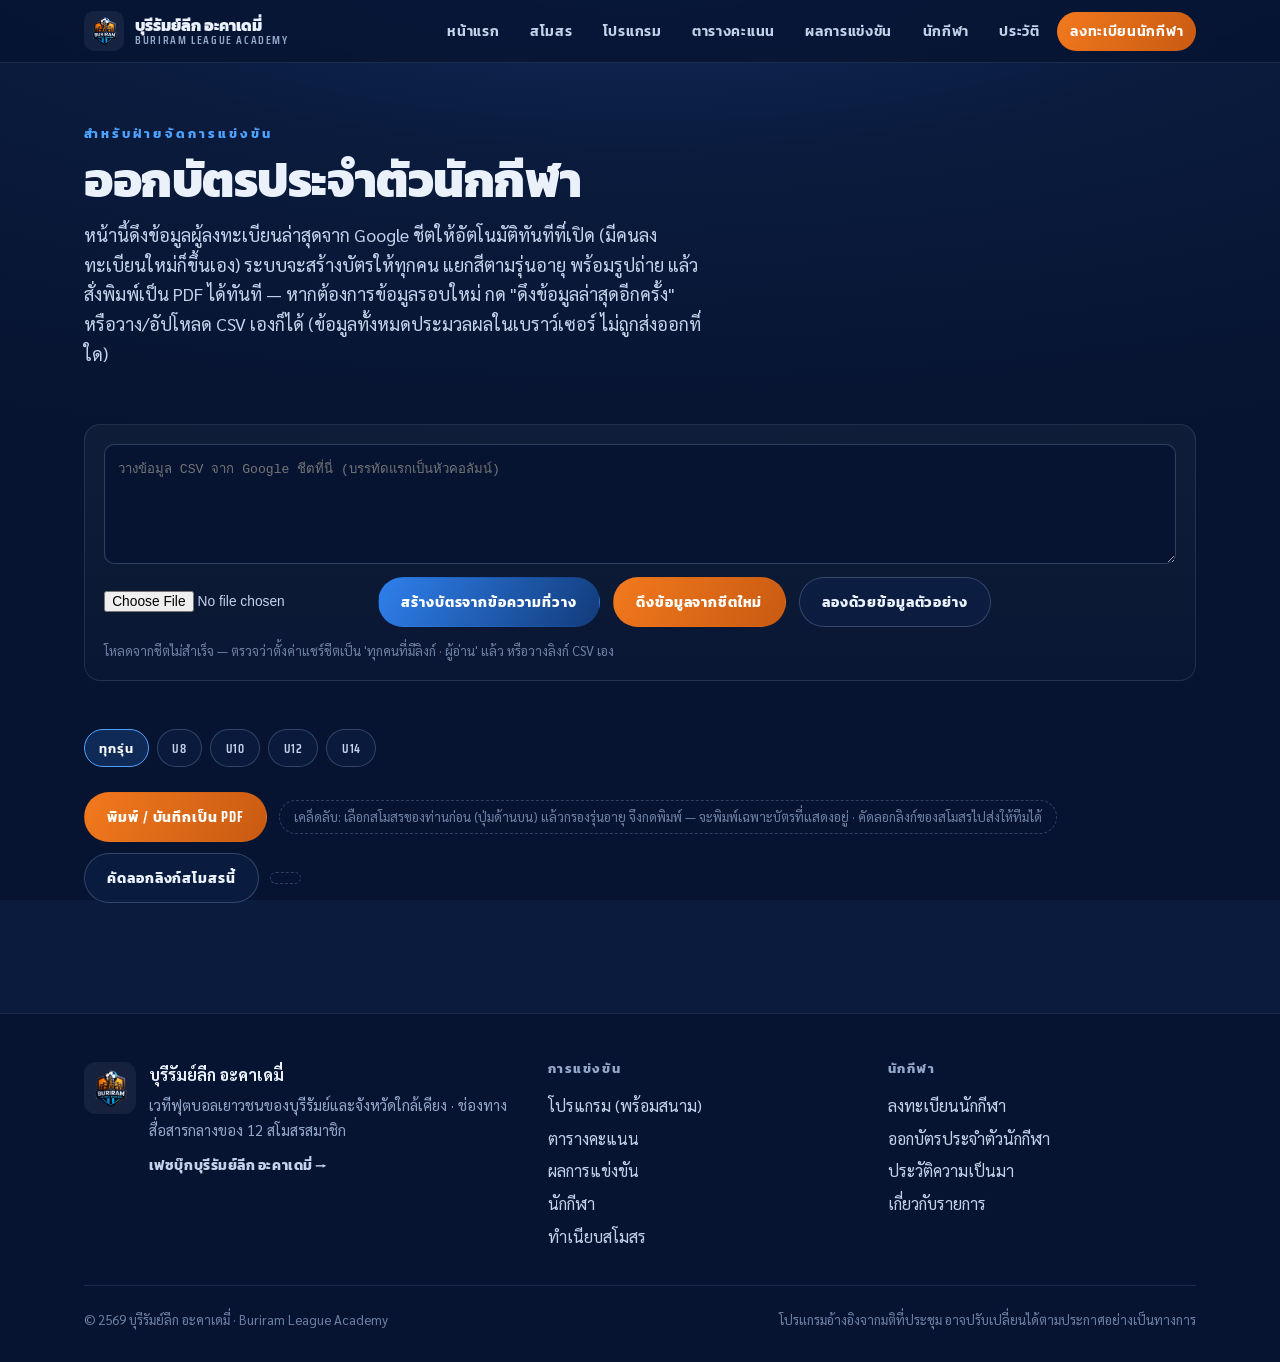
<file: id-cards.html>
<!DOCTYPE html>
<html lang="th">
<head>
<meta charset="UTF-8">
<meta name="viewport" content="width=device-width, initial-scale=1">
<title>ออกบัตรประจำตัวนักกีฬา | บุรีรัมย์ลีก อะคาเดมี่</title>
<meta name="description" content="เครื่องมือออกบัตรประจำตัวนักกีฬาบุรีรัมย์ลีก อะคาเดมี่ จากข้อมูล Google ชีต แยกสีตามรุ่นอายุ พร้อมสั่งพิมพ์">
<link rel="icon" href="assets/img/bla-league.png">
<link rel="preconnect" href="https://fonts.googleapis.com">
<link rel="preconnect" href="https://fonts.gstatic.com" crossorigin>
<link rel="stylesheet" href="https://fonts.googleapis.com/css2?family=Kanit:wght@400;600;700;800;900&family=Sarabun:wght@400;600;700&family=Saira+Condensed:wght@600;700&display=swap">
<link rel="stylesheet" href="assets/css/style.css?v=10">
</head>
<body>

<header class="site-header">
  <nav class="wrap nav">
    <a class="brand" href="index.html">
      <img src="assets/img/bla-league.png" alt="ตราสัญลักษณ์ บุรีรัมย์ลีก อะคาเดมี่">
      <span class="brand-text"><span class="b-th">บุรีรัมย์ลีก อะคาเดมี่</span><span class="b-en">Buriram League Academy</span></span>
    </a>
    <button class="nav-toggle" aria-label="เปิด/ปิดเมนู" aria-expanded="false" aria-controls="navlinks">☰</button>
    <div class="nav-links" id="navlinks">
      <a href="index.html">หน้าแรก</a>
      <a href="clubs.html">สโมสร</a>
      <a href="schedule.html">โปรแกรม</a>
      <a href="standings.html">ตารางคะแนน</a>
      <a href="results.html">ผลการแข่งขัน</a>
      <a href="athletes.html">นักกีฬา</a>
      <a href="history.html">ประวัติ</a>
      <a class="cta" href="register.html">ลงทะเบียนนักกีฬา</a>
    </div>
  </nav>
</header>

<main>
  <section class="section-sm" style="padding-top:3.5rem">
    <div class="wrap">
      <span class="eyebrow">สำหรับฝ่ายจัดการแข่งขัน</span>
      <h1 style="font-size:clamp(2rem,5vw,3rem);margin:.5rem 0 .8rem">ออกบัตรประจำตัวนักกีฬา</h1>
      <p class="lead">หน้านี้ดึงข้อมูลผู้ลงทะเบียนล่าสุดจาก Google ชีตให้อัตโนมัติทันทีที่เปิด (มีคนลงทะเบียนใหม่ก็ขึ้นเอง) ระบบจะสร้างบัตรให้ทุกคน แยกสีตามรุ่นอายุ พร้อมรูปถ่าย แล้วสั่งพิมพ์เป็น PDF ได้ทันที — หากต้องการข้อมูลรอบใหม่ กด "ดึงข้อมูลล่าสุดอีกครั้ง" หรือวาง/อัปโหลด CSV เองก็ได้ (ข้อมูลทั้งหมดประมวลผลในเบราว์เซอร์ ไม่ถูกส่งออกที่ใด)</p>
    </div>
  </section>

  <section class="section-sm" style="padding-top:0">
    <div class="wrap">
      <div class="gen-controls">
        <textarea data-csv-input placeholder="วางข้อมูล CSV จาก Google ชีตที่นี่ (บรรทัดแรกเป็นหัวคอลัมน์)"></textarea>
        <input type="file" data-csv-file accept=".csv,text/csv">
        <button class="btn btn-primary" data-csv-run>สร้างบัตรจากข้อความที่วาง</button>
        <button class="btn btn-ember" data-csv-fetch>ดึงข้อมูลล่าสุดจากชีต</button>
        <button class="btn btn-ghost" data-csv-sample>ลองด้วยข้อมูลตัวอย่าง</button>
        <span class="gen-hint" data-gen-status>รองรับหัวคอลัมน์จากชีต 'ทะเบียนนักกีฬา': ชื่อสโมสร · รุ่นอายุ (U8/U10/U12/U14) · ชื่อ-นามสกุลนักกีฬา · วันเดือนปีเกิด · เลขบัตร ปชช./เลขนักเรียน · เบอร์เสื้อ · ชื่อผู้ปกครอง · เบอร์ติดต่อผู้ปกครอง (เพิ่ม 'ลิงก์รูป' ได้ถ้ามีรูปถ่าย)</span>
      </div>

      <div class="filters club-filters" data-club-filter hidden aria-label="เลือกสโมสร"></div>

      <div class="filters" data-card-filter hidden>
        <button class="chip" data-age="all" aria-pressed="true">ทุกรุ่น</button>
        <button class="chip" data-age="U8" aria-pressed="false">U8</button>
        <button class="chip" data-age="U10" aria-pressed="false">U10</button>
        <button class="chip" data-age="U12" aria-pressed="false">U12</button>
        <button class="chip" data-age="U14" aria-pressed="false">U14</button>
      </div>

      <div class="print-bar">
        <button class="btn btn-ember" data-print>พิมพ์ / บันทึกเป็น PDF</button>
        <span class="pill-note">เคล็ดลับ: เลือกสโมสรของท่านก่อน (ปุ่มด้านบน) แล้วกรองรุ่นอายุ จึงกดพิมพ์ — จะพิมพ์เฉพาะบัตรที่แสดงอยู่ · คัดลอกลิงก์ของสโมสรไปส่งให้ทีมได้</span>
        <button class="btn btn-ghost" data-copy-link hidden>คัดลอกลิงก์สโมสรนี้</button>
        <span class="pill-note" data-card-count></span>
      </div>
      <h2 class="print-title" data-print-title></h2>

      <div class="card-sheet" data-cards></div>
    </div>
  </section>
</main>

<footer class="site-footer">
  <div class="wrap">
    <div class="footer-grid">
      <div class="footer-brand">
        <img src="assets/img/bla-league.png" alt="">
        <div>
          <strong>บุรีรัมย์ลีก อะคาเดมี่</strong>
          <p>เวทีฟุตบอลเยาวชนของบุรีรัมย์และจังหวัดใกล้เคียง · ช่องทางสื่อสารกลางของ 12 สโมสรสมาชิก</p>
          <a data-fb-link hidden class="fb-link" target="_blank" rel="noopener">เฟซบุ๊กบุรีรัมย์ลีก อะคาเดมี่ &rarr;</a>
        </div>
      </div>
      <div>
        <h4>การแข่งขัน</h4>
        <a href="schedule.html">โปรแกรม (พร้อมสนาม)</a>
        <a href="standings.html">ตารางคะแนน</a>
        <a href="results.html">ผลการแข่งขัน</a>
      <a href="athletes.html">นักกีฬา</a>
        <a href="clubs.html">ทำเนียบสโมสร</a>
      </div>
      <div>
        <h4>นักกีฬา</h4>
        <a href="register.html">ลงทะเบียนนักกีฬา</a>
        <a href="id-cards.html">ออกบัตรประจำตัวนักกีฬา</a>
        <a href="history.html">ประวัติความเป็นมา</a>
        <a href="about.html">เกี่ยวกับรายการ</a>
      </div>
    </div>
    <div class="footer-bottom">
      <span>© <span data-year>2569</span> บุรีรัมย์ลีก อะคาเดมี่ · Buriram League Academy</span>
      <span>โปรแกรมอ้างอิงจากมติที่ประชุม อาจปรับเปลี่ยนได้ตามประกาศอย่างเป็นทางการ</span>
    </div>
  </div>
</footer>

<script src="assets/js/data.js?v=10"></script>
<script src="assets/js/main.js?v=10"></script>
</body>
</html>
</file>
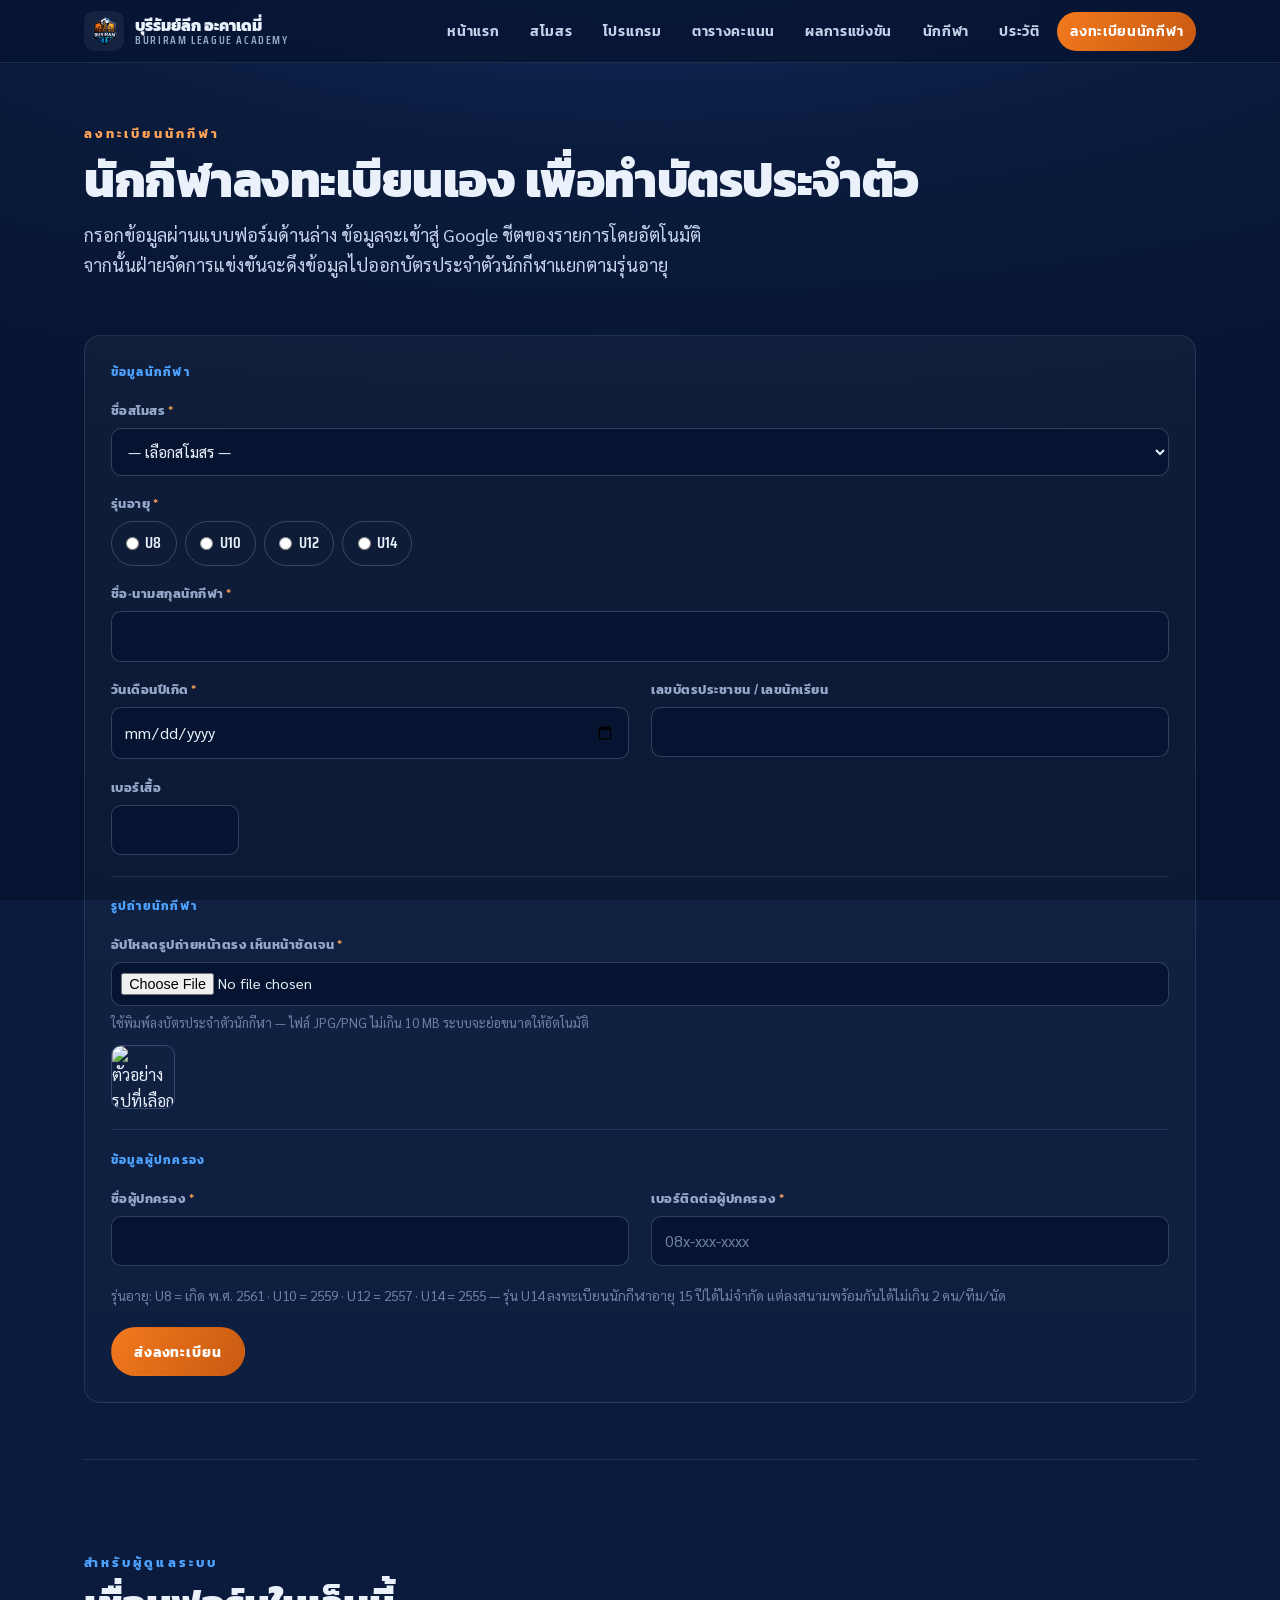
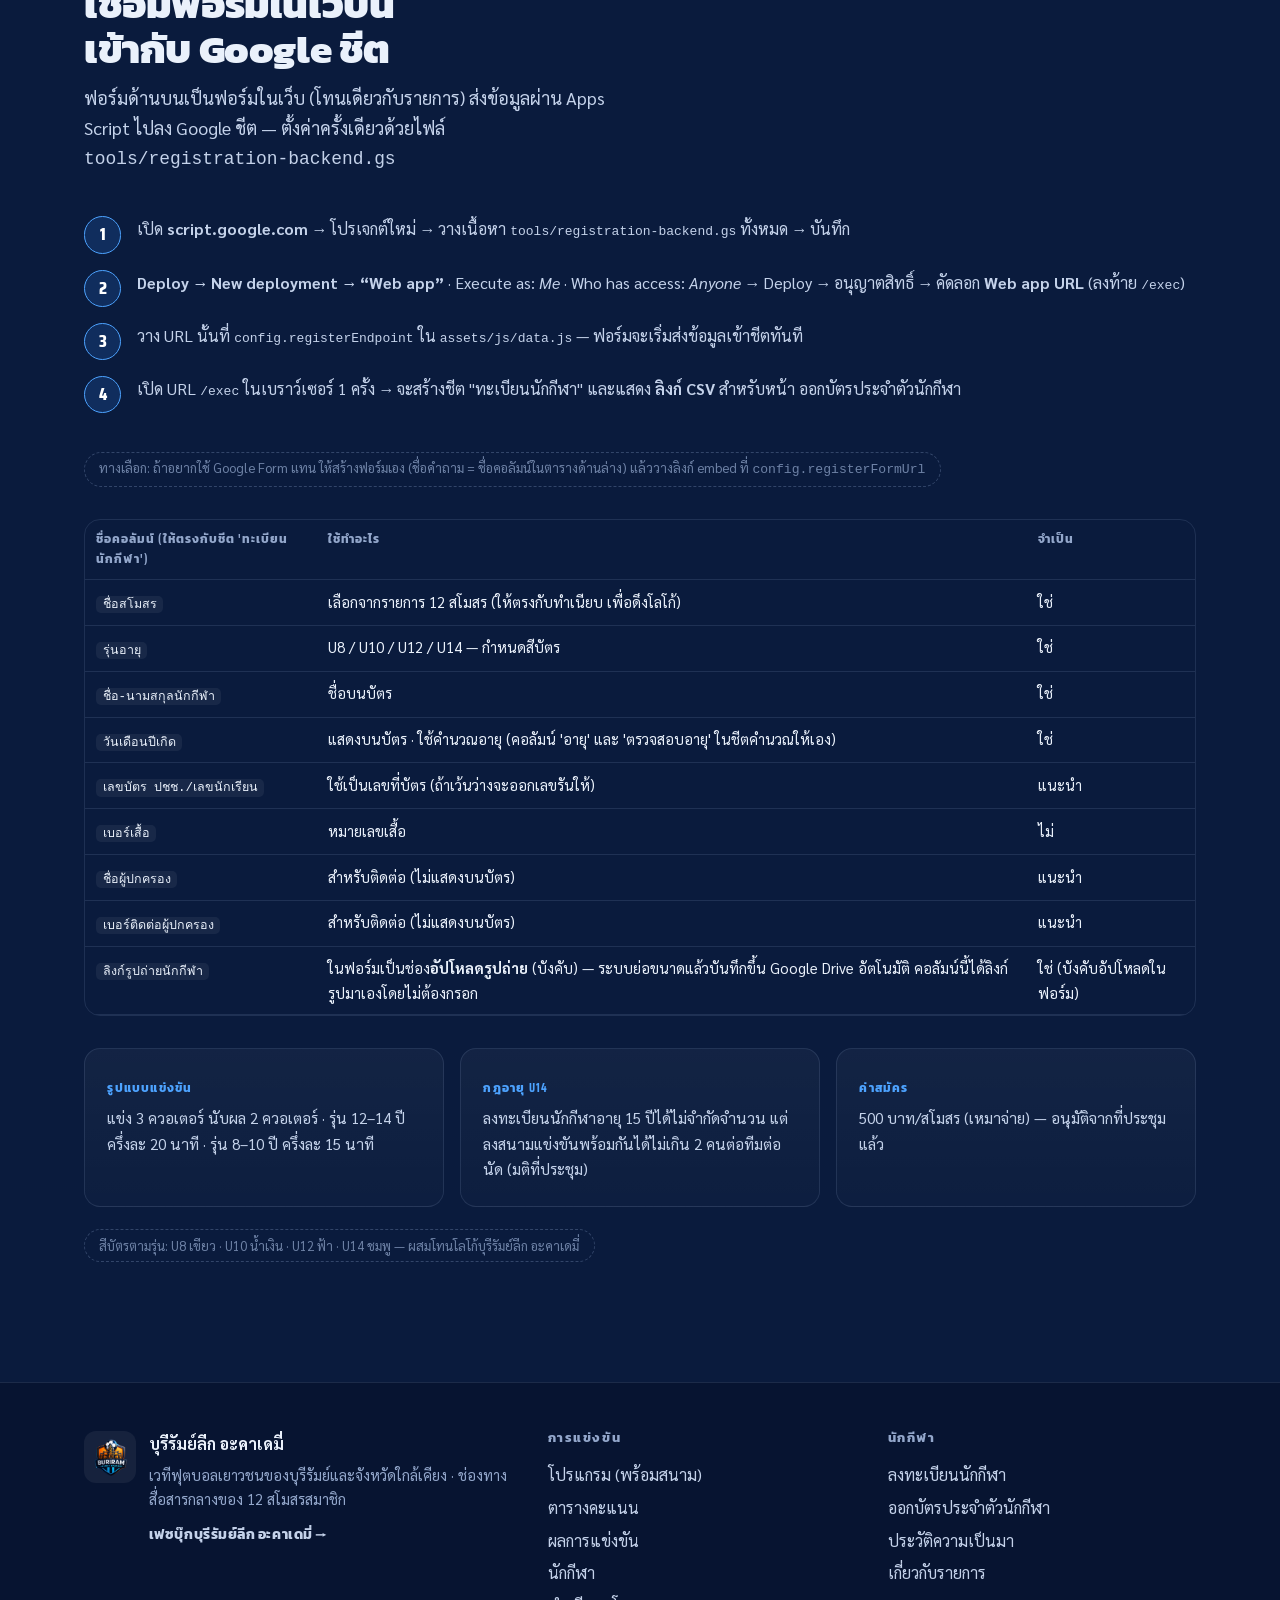
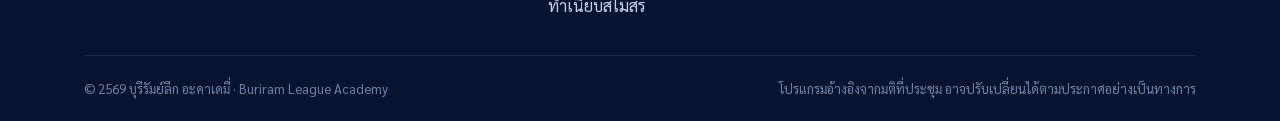
<file: register.html>
<!DOCTYPE html>
<html lang="th">
<head>
<meta charset="UTF-8">
<meta name="viewport" content="width=device-width, initial-scale=1">
<title>ลงทะเบียนนักกีฬา | บุรีรัมย์ลีก อะคาเดมี่</title>
<meta name="description" content="ลงทะเบียนนักกีฬาบุรีรัมย์ลีก อะคาเดมี่ — นักกีฬากรอกข้อมูลเอง ข้อมูลเข้าสู่ Google ชีต เพื่อออกบัตรประจำตัวนักกีฬา">
<link rel="icon" href="assets/img/bla-league.png">
<link rel="preconnect" href="https://fonts.googleapis.com">
<link rel="preconnect" href="https://fonts.gstatic.com" crossorigin>
<link rel="stylesheet" href="https://fonts.googleapis.com/css2?family=Kanit:wght@400;600;700;800;900&family=Sarabun:wght@400;600;700&family=Saira+Condensed:wght@600;700&display=swap">
<link rel="stylesheet" href="assets/css/style.css?v=10">
</head>
<body>

<header class="site-header">
  <nav class="wrap nav">
    <a class="brand" href="index.html">
      <img src="assets/img/bla-league.png" alt="ตราสัญลักษณ์ บุรีรัมย์ลีก อะคาเดมี่">
      <span class="brand-text"><span class="b-th">บุรีรัมย์ลีก อะคาเดมี่</span><span class="b-en">Buriram League Academy</span></span>
    </a>
    <button class="nav-toggle" aria-label="เปิด/ปิดเมนู" aria-expanded="false" aria-controls="navlinks">☰</button>
    <div class="nav-links" id="navlinks">
      <a href="index.html">หน้าแรก</a>
      <a href="clubs.html">สโมสร</a>
      <a href="schedule.html">โปรแกรม</a>
      <a href="standings.html">ตารางคะแนน</a>
      <a href="results.html">ผลการแข่งขัน</a>
      <a href="athletes.html">นักกีฬา</a>
      <a href="history.html">ประวัติ</a>
      <a class="cta" href="register.html">ลงทะเบียนนักกีฬา</a>
    </div>
  </nav>
</header>

<main>
  <section class="section-sm" style="padding-top:3.5rem">
    <div class="wrap">
      <span class="eyebrow ember">ลงทะเบียนนักกีฬา</span>
      <h1 style="font-size:clamp(2rem,5vw,3rem);margin:.5rem 0 .8rem">นักกีฬาลงทะเบียนเอง เพื่อทำบัตรประจำตัว</h1>
      <p class="lead">กรอกข้อมูลผ่านแบบฟอร์มด้านล่าง ข้อมูลจะเข้าสู่ Google ชีตของรายการโดยอัตโนมัติ จากนั้นฝ่ายจัดการแข่งขันจะดึงข้อมูลไปออกบัตรประจำตัวนักกีฬาแยกตามรุ่นอายุ</p>
    </div>
  </section>

  <section class="section-sm" style="padding-top:0">
    <div class="wrap">
      <div data-register></div>
    </div>
  </section>

  <div class="wrap"><div class="divider"></div></div>

  <section class="section">
    <div class="wrap">
      <div class="section-head reveal">
        <span class="eyebrow">สำหรับผู้ดูแลระบบ</span>
        <h2>เชื่อมฟอร์มในเว็บนี้เข้ากับ Google ชีต</h2>
        <p class="lead">ฟอร์มด้านบนเป็นฟอร์มในเว็บ (โทนเดียวกับรายการ) ส่งข้อมูลผ่าน Apps Script ไปลง Google ชีต — ตั้งค่าครั้งเดียวด้วยไฟล์ <code>tools/registration-backend.gs</code></p>
      </div>

      <div class="steps" style="margin-bottom:2.4rem">
        <div class="step"><p>เปิด <strong>script.google.com</strong> → โปรเจกต์ใหม่ → วางเนื้อหา <code>tools/registration-backend.gs</code> ทั้งหมด → บันทึก</p></div>
        <div class="step"><p><strong>Deploy → New deployment → “Web app”</strong> · Execute as: <em>Me</em> · Who has access: <em>Anyone</em> → Deploy → อนุญาตสิทธิ์ → คัดลอก <strong>Web app URL</strong> (ลงท้าย <code>/exec</code>)</p></div>
        <div class="step"><p>วาง URL นั้นที่ <code>config.registerEndpoint</code> ใน <code>assets/js/data.js</code> — ฟอร์มจะเริ่มส่งข้อมูลเข้าชีตทันที</p></div>
        <div class="step"><p>เปิด URL <code>/exec</code> ในเบราว์เซอร์ 1 ครั้ง → จะสร้างชีต "ทะเบียนนักกีฬา" และแสดง <strong>ลิงก์ CSV</strong> สำหรับหน้า <a href="id-cards.html">ออกบัตรประจำตัวนักกีฬา</a></p></div>
      </div>

      <p class="pill-note" style="margin-bottom:2rem">ทางเลือก: ถ้าอยากใช้ Google Form แทน ให้สร้างฟอร์มเอง (ชื่อคำถาม = ชื่อคอลัมน์ในตารางด้านล่าง) แล้ววางลิงก์ embed ที่ <code>config.registerFormUrl</code></p>

      <div class="table-wrap">
        <table class="field-table">
          <thead><tr><th>ชื่อคอลัมน์ (ให้ตรงกับชีต 'ทะเบียนนักกีฬา')</th><th>ใช้ทำอะไร</th><th>จำเป็น</th></tr></thead>
          <tbody>
            <tr><td><code>ชื่อสโมสร</code></td><td>เลือกจากรายการ 12 สโมสร (ให้ตรงกับทำเนียบ เพื่อดึงโลโก้)</td><td>ใช่</td></tr>
            <tr><td><code>รุ่นอายุ</code></td><td>U8 / U10 / U12 / U14 — กำหนดสีบัตร</td><td>ใช่</td></tr>
            <tr><td><code>ชื่อ-นามสกุลนักกีฬา</code></td><td>ชื่อบนบัตร</td><td>ใช่</td></tr>
            <tr><td><code>วันเดือนปีเกิด</code></td><td>แสดงบนบัตร · ใช้คำนวณอายุ (คอลัมน์ 'อายุ' และ 'ตรวจสอบอายุ' ในชีตคำนวณให้เอง)</td><td>ใช่</td></tr>
            <tr><td><code>เลขบัตร ปชช./เลขนักเรียน</code></td><td>ใช้เป็นเลขที่บัตร (ถ้าเว้นว่างจะออกเลขรันให้)</td><td>แนะนำ</td></tr>
            <tr><td><code>เบอร์เสื้อ</code></td><td>หมายเลขเสื้อ</td><td>ไม่</td></tr>
            <tr><td><code>ชื่อผู้ปกครอง</code></td><td>สำหรับติดต่อ (ไม่แสดงบนบัตร)</td><td>แนะนำ</td></tr>
            <tr><td><code>เบอร์ติดต่อผู้ปกครอง</code></td><td>สำหรับติดต่อ (ไม่แสดงบนบัตร)</td><td>แนะนำ</td></tr>
            <tr><td><code>ลิงก์รูปถ่ายนักกีฬา</code></td><td>ในฟอร์มเป็นช่อง<strong>อัปโหลดรูปถ่าย</strong> (บังคับ) — ระบบย่อขนาดแล้วบันทึกขึ้น Google Drive อัตโนมัติ คอลัมน์นี้ได้ลิงก์รูปมาเองโดยไม่ต้องกรอก</td><td>ใช่ (บังคับอัปโหลดในฟอร์ม)</td></tr>
          </tbody>
        </table>
      </div>

      <div class="feature-grid" style="margin-top:2rem">
        <div class="feature"><i>รูปแบบแข่งขัน</i><p>แข่ง 3 ควอเตอร์ นับผล 2 ควอเตอร์ · รุ่น 12–14 ปี ครึ่งละ 20 นาที · รุ่น 8–10 ปี ครึ่งละ 15 นาที</p></div>
        <div class="feature"><i>กฎอายุ U14</i><p>ลงทะเบียนนักกีฬาอายุ 15 ปีได้ไม่จำกัดจำนวน แต่ลงสนามแข่งขันพร้อมกันได้ไม่เกิน 2 คนต่อทีมต่อนัด (มติที่ประชุม)</p></div>
        <div class="feature"><i>ค่าสมัคร</i><p>500 บาท/สโมสร (เหมาจ่าย) — อนุมัติจากที่ประชุมแล้ว</p></div>
      </div>

      <p class="pill-note" style="margin-top:1.4rem">สีบัตรตามรุ่น: U8 เขียว · U10 น้ำเงิน · U12 ฟ้า · U14 ชมพู — ผสมโทนโลโก้บุรีรัมย์ลีก อะคาเดมี่</p>
    </div>
  </section>
</main>

<footer class="site-footer">
  <div class="wrap">
    <div class="footer-grid">
      <div class="footer-brand">
        <img src="assets/img/bla-league.png" alt="">
        <div>
          <strong>บุรีรัมย์ลีก อะคาเดมี่</strong>
          <p>เวทีฟุตบอลเยาวชนของบุรีรัมย์และจังหวัดใกล้เคียง · ช่องทางสื่อสารกลางของ 12 สโมสรสมาชิก</p>
          <a data-fb-link hidden class="fb-link" target="_blank" rel="noopener">เฟซบุ๊กบุรีรัมย์ลีก อะคาเดมี่ &rarr;</a>
        </div>
      </div>
      <div>
        <h4>การแข่งขัน</h4>
        <a href="schedule.html">โปรแกรม (พร้อมสนาม)</a>
        <a href="standings.html">ตารางคะแนน</a>
        <a href="results.html">ผลการแข่งขัน</a>
      <a href="athletes.html">นักกีฬา</a>
        <a href="clubs.html">ทำเนียบสโมสร</a>
      </div>
      <div>
        <h4>นักกีฬา</h4>
        <a href="register.html">ลงทะเบียนนักกีฬา</a>
        <a href="id-cards.html">ออกบัตรประจำตัวนักกีฬา</a>
        <a href="history.html">ประวัติความเป็นมา</a>
        <a href="about.html">เกี่ยวกับรายการ</a>
      </div>
    </div>
    <div class="footer-bottom">
      <span>© <span data-year>2569</span> บุรีรัมย์ลีก อะคาเดมี่ · Buriram League Academy</span>
      <span>โปรแกรมอ้างอิงจากมติที่ประชุม อาจปรับเปลี่ยนได้ตามประกาศอย่างเป็นทางการ</span>
    </div>
  </div>
</footer>

<script src="assets/js/data.js?v=10"></script>
<script src="assets/js/main.js?v=10"></script>
</body>
</html>
</file>
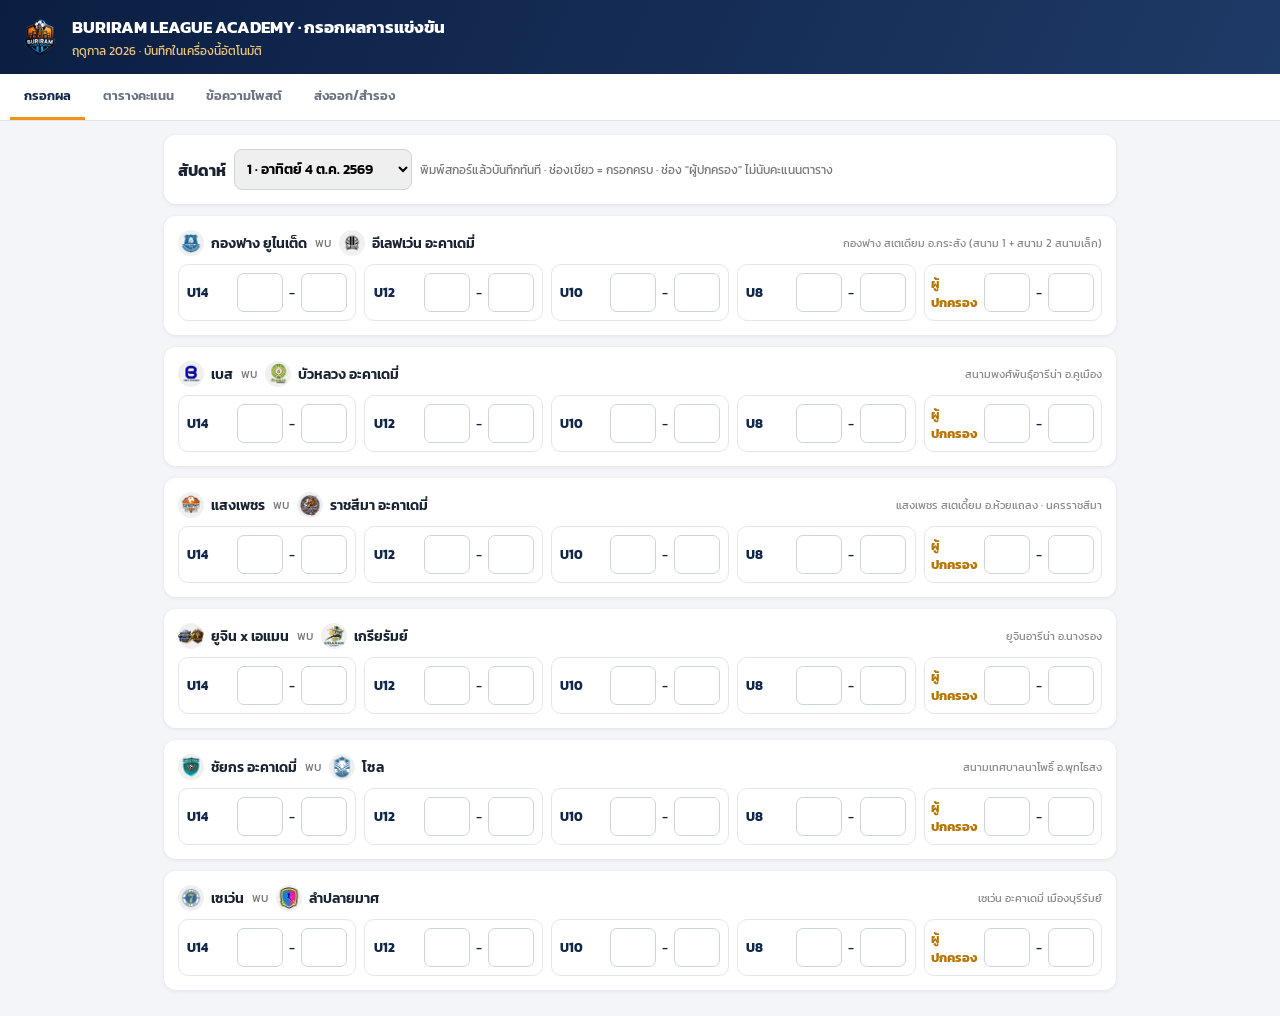
<file: results-tool.html>
<!DOCTYPE html>
<html lang="th"><head><meta charset="UTF-8"><meta name="viewport" content="width=device-width,initial-scale=1">
<title>กรอกผล BLA 2026 (เครื่องมือผู้จัด)</title><meta name="robots" content="noindex">
<link href="https://fonts.googleapis.com/css2?family=Kanit:wght@400;600;700&display=swap" rel="stylesheet">
<style>
*{box-sizing:border-box}body{margin:0;font-family:Kanit,sans-serif;background:#F4F5F8;color:#1a2332}
header{background:linear-gradient(115deg,#0B1E42,#1E3A66);color:#fff;padding:14px 18px;display:flex;gap:12px;align-items:center}
header img{width:42px;height:42px;object-fit:contain}header h1{font-size:17px;margin:0}header p{margin:2px 0 0;font-size:12px;color:#F2C879}
nav{display:flex;gap:4px;background:#fff;border-bottom:1px solid #e2e5eb;padding:0 10px;overflow-x:auto;position:sticky;top:0;z-index:5}
nav button{padding:12px 14px;border:0;border-bottom:3px solid transparent;background:none;font:600 13px Kanit;color:#6b7280;cursor:pointer;white-space:nowrap}
nav button.on{color:#12284B;border-bottom-color:#F2931E}
main{max-width:980px;margin:0 auto;padding:14px}
.card{background:#fff;border-radius:12px;padding:14px;margin-bottom:12px;box-shadow:0 1px 4px rgba(0,0,0,.08)}
.team{display:flex;align-items:center;gap:7px;font-weight:600;font-size:14px}.team img{width:26px;height:26px;object-fit:contain;border-radius:50%;background:#f0f0f0}
.mhead{display:flex;justify-content:space-between;align-items:center;flex-wrap:wrap;gap:6px;margin-bottom:8px}
.venue{font-size:11px;color:#888}.ages{display:grid;grid-template-columns:repeat(auto-fit,minmax(150px,1fr));gap:8px}
.age{border:1px solid #e3e6ec;border-radius:10px;padding:8px;display:flex;align-items:center;gap:6px;justify-content:center;font-size:13px}
.age b{min-width:44px;color:#12284B}.age.parent b{color:#B87400;min-width:auto}
.age input{width:46px;padding:7px 2px;text-align:center;border:1px solid #cfd4dc;border-radius:7px;font:600 15px Kanit}
.age input:focus{outline:2px solid #F2931E}.age.done{background:#EAF7EA;border-color:#9fd49f}
table{width:100%;border-collapse:collapse;font-size:13px}th{background:#12284B;color:#fff;padding:7px 5px;text-align:center}th:nth-child(2){text-align:left}
td{padding:6px 5px;border-bottom:1px solid #eee;text-align:center}td:nth-child(2){text-align:left}tr:nth-child(even) td{background:#F8F9FB}
h3{background:#F2931E;color:#12284B;margin:6px 0 0;padding:8px 12px;border-radius:8px 8px 0 0;font-size:14px}
.btn{background:#F2931E;color:#12284B;font:700 13px Kanit;border:0;border-radius:8px;padding:9px 16px;cursor:pointer}.btn.s{background:#12284B;color:#fff}
.row{display:flex;gap:8px;flex-wrap:wrap;align-items:center}textarea{width:100%;min-height:200px;font:14px/1.5 Kanit;padding:10px;border:1px solid #cfd4dc;border-radius:8px}
select{font:600 14px Kanit;padding:8px;border-radius:8px;border:1px solid #cfd4dc}.note{font-size:12px;color:#777}
</style></head><body>
<header><img src="assets/img/bla-league.png" alt=""><div><h1>BURIRAM LEAGUE ACADEMY · กรอกผลการแข่งขัน</h1><p>ฤดูกาล 2026 · บันทึกในเครื่องนี้อัตโนมัติ</p></div></header>
<nav id="nav"><button data-t="enter" class="on">กรอกผล</button><button data-t="stand">ตารางคะแนน</button><button data-t="post">ข้อความโพสต์</button><button data-t="data">ส่งออก/สำรอง</button></nav>
<main id="main"></main>
<script src="assets/js/data.js"></script>
<script>
const AGES=["U14","U12","U10","U8"], KEY="bla_results_v1";
const T=BLA.teams, byName={};T.forEach(t=>byName[t.name]=t);
let R=JSON.parse(localStorage.getItem(KEY)||"{}"); // key -> {U14:{h,a},..., P:{h,a}}
let tab="enter", round=1;
const save=()=>localStorage.setItem(KEY,JSON.stringify(R));
const mk=(r,m)=>r+"|"+m.home+"|"+m.away;
const logo=n=>byName[n]?`assets/img/teams/${byName[n].slug}.png`:"assets/img/bla-league.png";
const tm=n=>`<span class="team"><img src="${logo(n)}">${n}</span>`;
const rd=()=>BLA.schedule.find(x=>x.round===round);
const val=v=>(v===undefined||v===null)?"":v;
const has=s=>s&&s.h!==""&&s.a!==""&&s.h!=null&&s.a!=null;

function enter(){
  const r=rd();
  let h=`<div class="card row"><b>สัปดาห์</b><select id="rsel">${BLA.schedule.map(x=>`<option value="${x.round}" ${x.round===round?"selected":""}>${x.round} · ${x.date}</option>`).join("")}</select><span class="note">พิมพ์สกอร์แล้วบันทึกทันที · ช่องเขียว = กรอกครบ · ช่อง "ผู้ปกครอง" ไม่นับคะแนนตาราง</span></div>`;
  r.matches.forEach(m=>{
    const k=mk(round,m), e=R[k]||{};
    h+=`<div class="card"><div class="mhead"><div class="row">${tm(m.home)}<span class="note">พบ</span>${tm(m.away)}</div><span class="venue">${m.venue||r.venue||""}</span></div><div class="ages">`+
    AGES.concat("P").map(a=>{const s=e[a]||{};const lab=a==="P"?"ผู้ปกครอง":a;
      return `<div class="age ${a==="P"?"parent":""} ${has(s)?"done":""}"><b>${lab}</b><input type="number" min="0" inputmode="numeric" data-k="${k}" data-a="${a}" data-s="h" value="${val(s.h)}"> - <input type="number" min="0" inputmode="numeric" data-k="${k}" data-a="${a}" data-s="a" value="${val(s.a)}"></div>`}).join("")+`</div></div>`;
  });
  return h;
}
function standings(age){
  const S={};T.forEach(t=>S[t.name]={n:t.name,p:0,w:0,d:0,l:0,gf:0,ga:0,pts:0});
  BLA.schedule.forEach(r=>r.matches.forEach(m=>{const s=(R[mk(r.round,m)]||{})[age];if(!has(s))return;
    const h=+s.h,a=+s.a,H=S[m.home],A=S[m.away];if(!H||!A)return;H.p++;A.p++;H.gf+=h;H.ga+=a;A.gf+=a;A.ga+=h;
    if(h>a){H.w++;H.pts+=3;A.l++}else if(h<a){A.w++;A.pts+=3;H.l++}else{H.d++;A.d++;H.pts++;A.pts++}}));
  return Object.values(S).sort((x,y)=>y.pts-x.pts||(y.gf-y.ga)-(x.gf-x.ga)||y.gf-x.gf);
}
function stand(){return AGES.map(a=>`<h3>รุ่น ${a}</h3><div class="card" style="border-radius:0 0 12px 12px;margin-top:0;overflow-x:auto"><table><tr><th>#</th><th>ทีม</th><th>แข่ง</th><th>ชนะ</th><th>เสมอ</th><th>แพ้</th><th>ได้</th><th>เสีย</th><th>+/-</th><th>แต้ม</th></tr>${standings(a).map((s,i)=>`<tr><td>${i+1}</td><td>${tm(s.n)}</td><td>${s.p}</td><td>${s.w}</td><td>${s.d}</td><td>${s.l}</td><td>${s.gf}</td><td>${s.ga}</td><td>${s.gf-s.ga>0?"+":""}${s.gf-s.ga}</td><td><b>${s.pts}</b></td></tr>`).join("")}</table></div>`).join("")}
function postText(){
  const r=rd();let t=`⚽ ผลการแข่งขัน บุรีรัมย์ลีก อะคาเดมี่ 2026 · สัปดาห์ที่ ${round}\n${r.date}\n`;
  r.matches.forEach((m,i)=>{const e=R[mk(round,m)]||{};const parts=AGES.filter(a=>has(e[a])).map(a=>`${a} ${e[a].h}-${e[a].a}`);
    if(has(e.P))parts.push(`ผู้ปกครอง ${e.P.h}-${e.P.a}`);
    t+=`\n${i+1}️⃣ ${m.home} 🆚 ${m.away}\n   ${parts.length?parts.join(" · "):"(รอรายงานผล)"}`;});
  return t+`\n\nตารางคะแนนและผลทุกคู่ที่เว็บไซต์ buriram-league-academy.netlify.app\n#บุรีรัมย์ลีกอะคาเดมี่ #BLA2026`;
}
function post(){return `<div class="card"><div class="row"><b>สัปดาห์</b><select id="rsel">${BLA.schedule.map(x=>`<option value="${x.round}" ${x.round===round?"selected":""}>${x.round} · ${x.date}</option>`).join("")}</select><button class="btn" id="cp">คัดลอกข้อความ</button></div><br><textarea id="pt" readonly>${postText()}</textarea></div>`}
function data(){
  const out=[];BLA.schedule.forEach(r=>r.matches.forEach(m=>{const e=R[mk(r.round,m)]||{};AGES.forEach(a=>{if(has(e[a]))out.push(`    { round:${r.round}, ageGroup:"${a}", home:"${m.home}", away:"${m.away}", hs:${+e[a].h}, as:${+e[a].a} }`)})}));
  return `<div class="card"><b>ผลที่บันทึกไว้ (${out.length} รายการ) — รูปแบบสำหรับ data.js → results</b><br><br><textarea id="ex" readonly>${out.join(",\n")}</textarea><div class="row" style="margin-top:8px"><button class="btn" id="cx">คัดลอก</button><button class="btn s" id="dl">ดาวน์โหลดสำรอง (.json)</button><label class="btn s">นำเข้า<input type="file" id="im" accept=".json" hidden></label></div><p class="note">ข้อมูลอยู่ในเบราว์เซอร์เครื่องนี้ — ใช้เครื่อง/เบราว์เซอร์เดิมกรอกตลอด หรือกดดาวน์โหลดสำรองไว้</p></div>`}
function draw(){
  document.querySelectorAll("nav button").forEach(b=>b.classList.toggle("on",b.dataset.t===tab));
  document.getElementById("main").innerHTML={enter,stand,post,data}[tab]();
  const rs=document.getElementById("rsel");if(rs)rs.onchange=e=>{round=+e.target.value;draw()};
  document.querySelectorAll("input[data-k]").forEach(i=>i.oninput=()=>{const k=i.dataset.k,a=i.dataset.a;R[k]=R[k]||{};R[k][a]=R[k][a]||{h:"",a:""};R[k][a][i.dataset.s]=i.value;save();
    i.closest(".age").classList.toggle("done",has(R[k][a]))});
  const cp=document.getElementById("cp");if(cp)cp.onclick=()=>{navigator.clipboard.writeText(document.getElementById("pt").value);cp.textContent="คัดลอกแล้ว ✓"};
  const cx=document.getElementById("cx");if(cx)cx.onclick=()=>{navigator.clipboard.writeText(document.getElementById("ex").value);cx.textContent="คัดลอกแล้ว ✓"};
  const dl=document.getElementById("dl");if(dl)dl.onclick=()=>{const a=document.createElement("a");a.href=URL.createObjectURL(new Blob([JSON.stringify(R)],{type:"application/json"}));a.download="bla-results-backup.json";a.click()};
  const im=document.getElementById("im");if(im)im.onchange=e=>{const f=e.target.files[0];if(!f)return;f.text().then(t=>{R=JSON.parse(t);save();draw()})};
}
document.getElementById("nav").onclick=e=>{if(e.target.dataset.t){tab=e.target.dataset.t;draw()}};
draw();
</script></body></html>
</file>
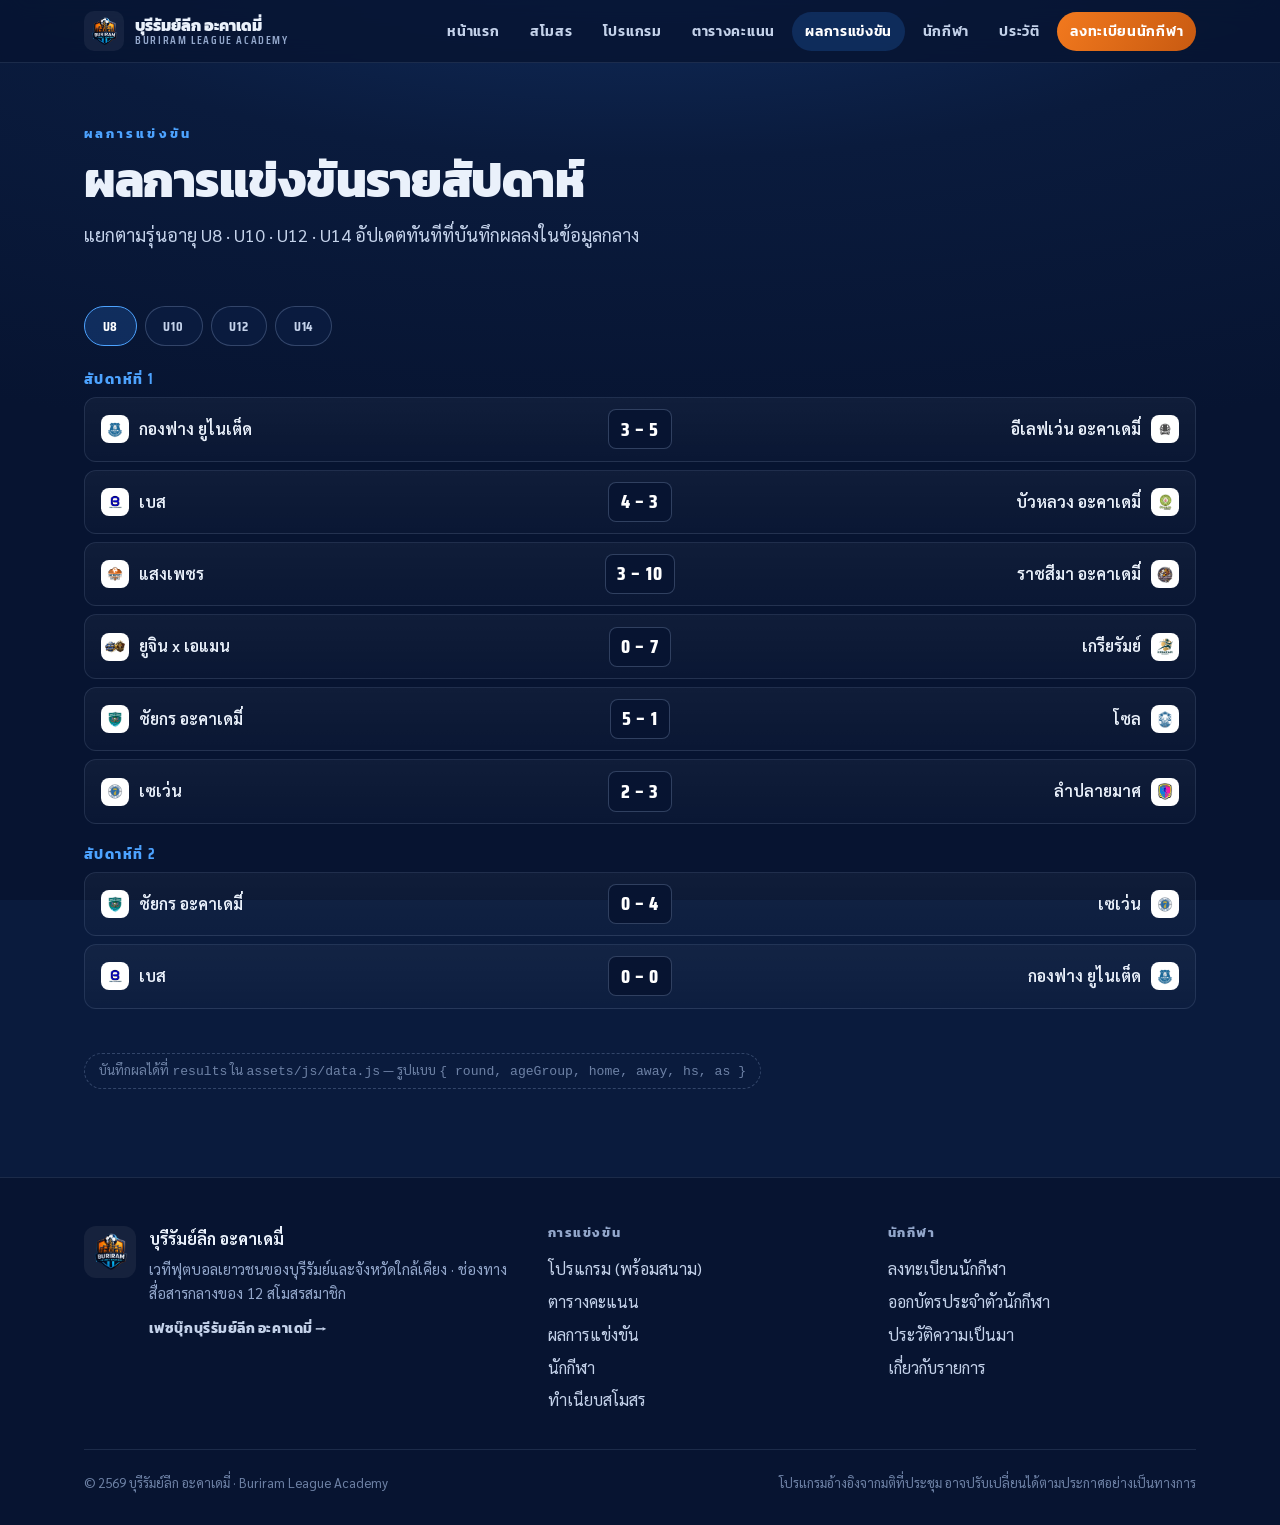
<file: results.html>
<!DOCTYPE html>
<html lang="th">
<head>
<meta charset="UTF-8">
<meta name="viewport" content="width=device-width, initial-scale=1">
<title>ผลการแข่งขัน | บุรีรัมย์ลีก อะคาเดมี่</title>
<meta name="description" content="ผลการแข่งขันบุรีรัมย์ลีก อะคาเดมี่ 2026 แยกตามรุ่นอายุและสัปดาห์">
<link rel="icon" href="assets/img/bla-league.png">
<link rel="preconnect" href="https://fonts.googleapis.com">
<link rel="preconnect" href="https://fonts.gstatic.com" crossorigin>
<link rel="stylesheet" href="https://fonts.googleapis.com/css2?family=Kanit:wght@400;600;700;800;900&family=Sarabun:wght@400;600;700&family=Saira+Condensed:wght@600;700&display=swap">
<link rel="stylesheet" href="assets/css/style.css?v=10">
</head>
<body>

<header class="site-header">
  <nav class="wrap nav">
    <a class="brand" href="index.html">
      <img src="assets/img/bla-league.png" alt="ตราสัญลักษณ์ บุรีรัมย์ลีก อะคาเดมี่">
      <span class="brand-text"><span class="b-th">บุรีรัมย์ลีก อะคาเดมี่</span><span class="b-en">Buriram League Academy</span></span>
    </a>
    <button class="nav-toggle" aria-label="เปิด/ปิดเมนู" aria-expanded="false" aria-controls="navlinks">☰</button>
    <div class="nav-links" id="navlinks">
      <a href="index.html">หน้าแรก</a>
      <a href="clubs.html">สโมสร</a>
      <a href="schedule.html">โปรแกรม</a>
      <a href="standings.html">ตารางคะแนน</a>
      <a href="results.html">ผลการแข่งขัน</a>
      <a href="athletes.html">นักกีฬา</a>
      <a href="history.html">ประวัติ</a>
      <a class="cta" href="register.html">ลงทะเบียนนักกีฬา</a>
    </div>
  </nav>
</header>

<main>
  <section class="section-sm" style="padding-top:3.5rem">
    <div class="wrap">
      <span class="eyebrow">ผลการแข่งขัน</span>
      <h1 style="font-size:clamp(2rem,5vw,3rem);margin:.5rem 0 .8rem">ผลการแข่งขันรายสัปดาห์</h1>
      <p class="lead">แยกตามรุ่นอายุ U8 · U10 · U12 · U14 อัปเดตทันทีที่บันทึกผลลงในข้อมูลกลาง</p>
    </div>
  </section>

  <section class="section-sm" style="padding-top:0">
    <div class="wrap">
      <div data-results></div>
      <p class="pill-note" style="margin-top:1.4rem">บันทึกผลได้ที่ <code>results</code> ใน <code>assets/js/data.js</code> — รูปแบบ <code>{ round, ageGroup, home, away, hs, as }</code></p>
    </div>
  </section>
</main>

<footer class="site-footer">
  <div class="wrap">
    <div class="footer-grid">
      <div class="footer-brand">
        <img src="assets/img/bla-league.png" alt="">
        <div>
          <strong>บุรีรัมย์ลีก อะคาเดมี่</strong>
          <p>เวทีฟุตบอลเยาวชนของบุรีรัมย์และจังหวัดใกล้เคียง · ช่องทางสื่อสารกลางของ 12 สโมสรสมาชิก</p>
          <a data-fb-link hidden class="fb-link" target="_blank" rel="noopener">เฟซบุ๊กบุรีรัมย์ลีก อะคาเดมี่ &rarr;</a>
        </div>
      </div>
      <div>
        <h4>การแข่งขัน</h4>
        <a href="schedule.html">โปรแกรม (พร้อมสนาม)</a>
        <a href="standings.html">ตารางคะแนน</a>
        <a href="results.html">ผลการแข่งขัน</a>
      <a href="athletes.html">นักกีฬา</a>
        <a href="clubs.html">ทำเนียบสโมสร</a>
      </div>
      <div>
        <h4>นักกีฬา</h4>
        <a href="register.html">ลงทะเบียนนักกีฬา</a>
        <a href="id-cards.html">ออกบัตรประจำตัวนักกีฬา</a>
        <a href="history.html">ประวัติความเป็นมา</a>
        <a href="about.html">เกี่ยวกับรายการ</a>
      </div>
    </div>
    <div class="footer-bottom">
      <span>© <span data-year>2569</span> บุรีรัมย์ลีก อะคาเดมี่ · Buriram League Academy</span>
      <span>โปรแกรมอ้างอิงจากมติที่ประชุม อาจปรับเปลี่ยนได้ตามประกาศอย่างเป็นทางการ</span>
    </div>
  </div>
</footer>

<script src="assets/js/data.js?v=10"></script>
<script src="assets/js/main.js?v=10"></script>
</body>
</html>
</file>
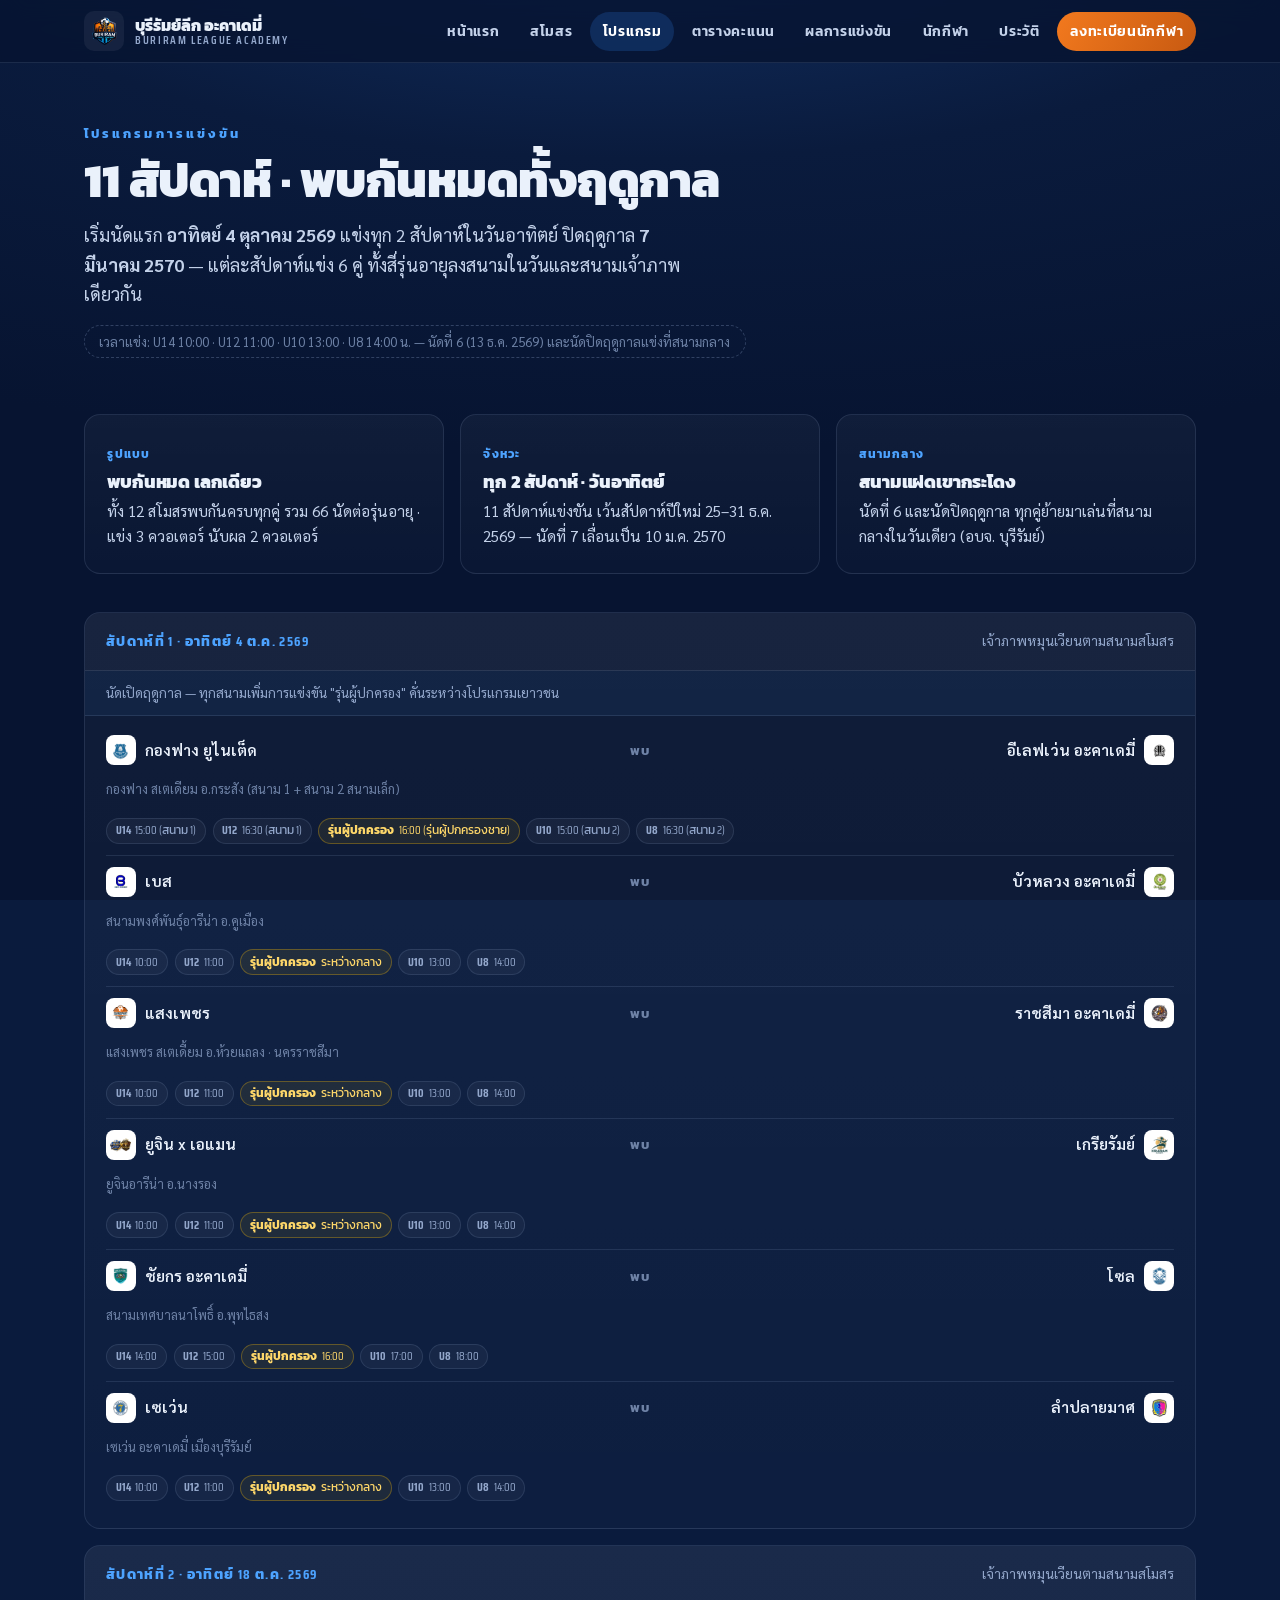
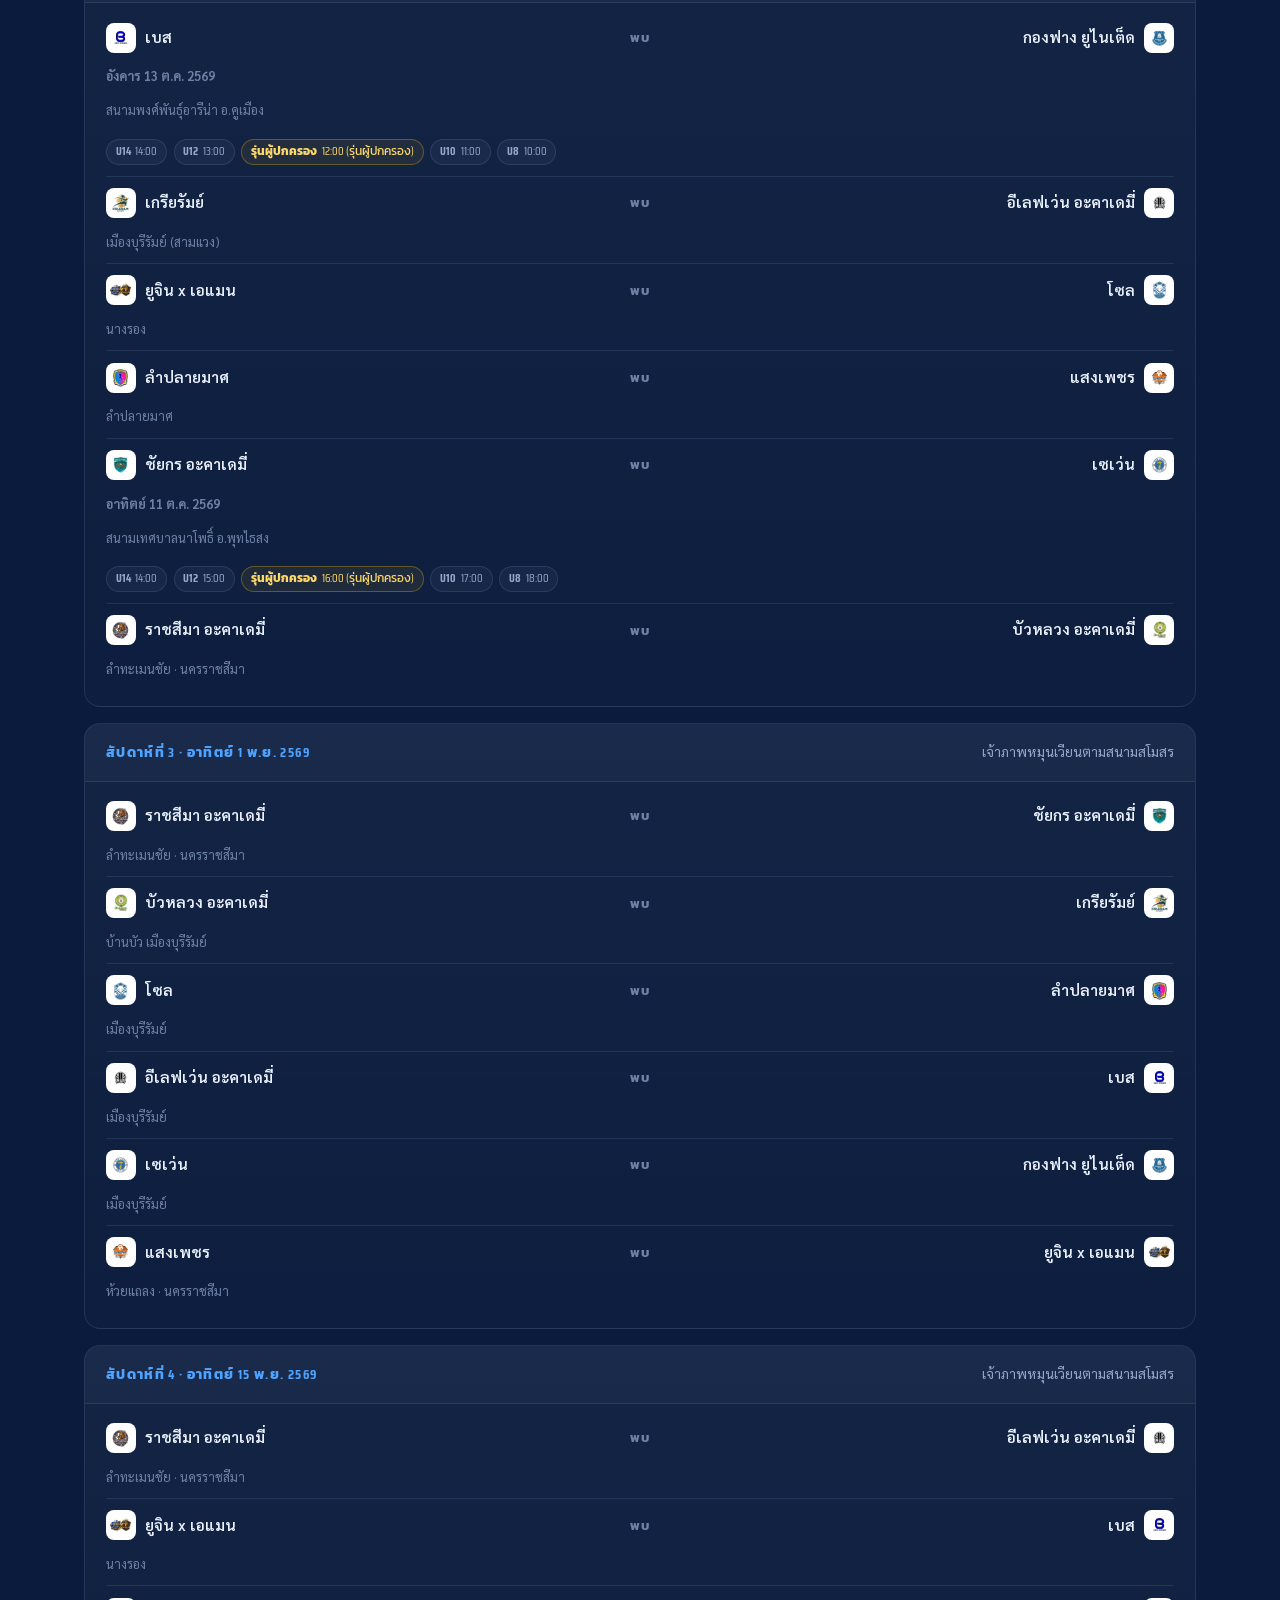
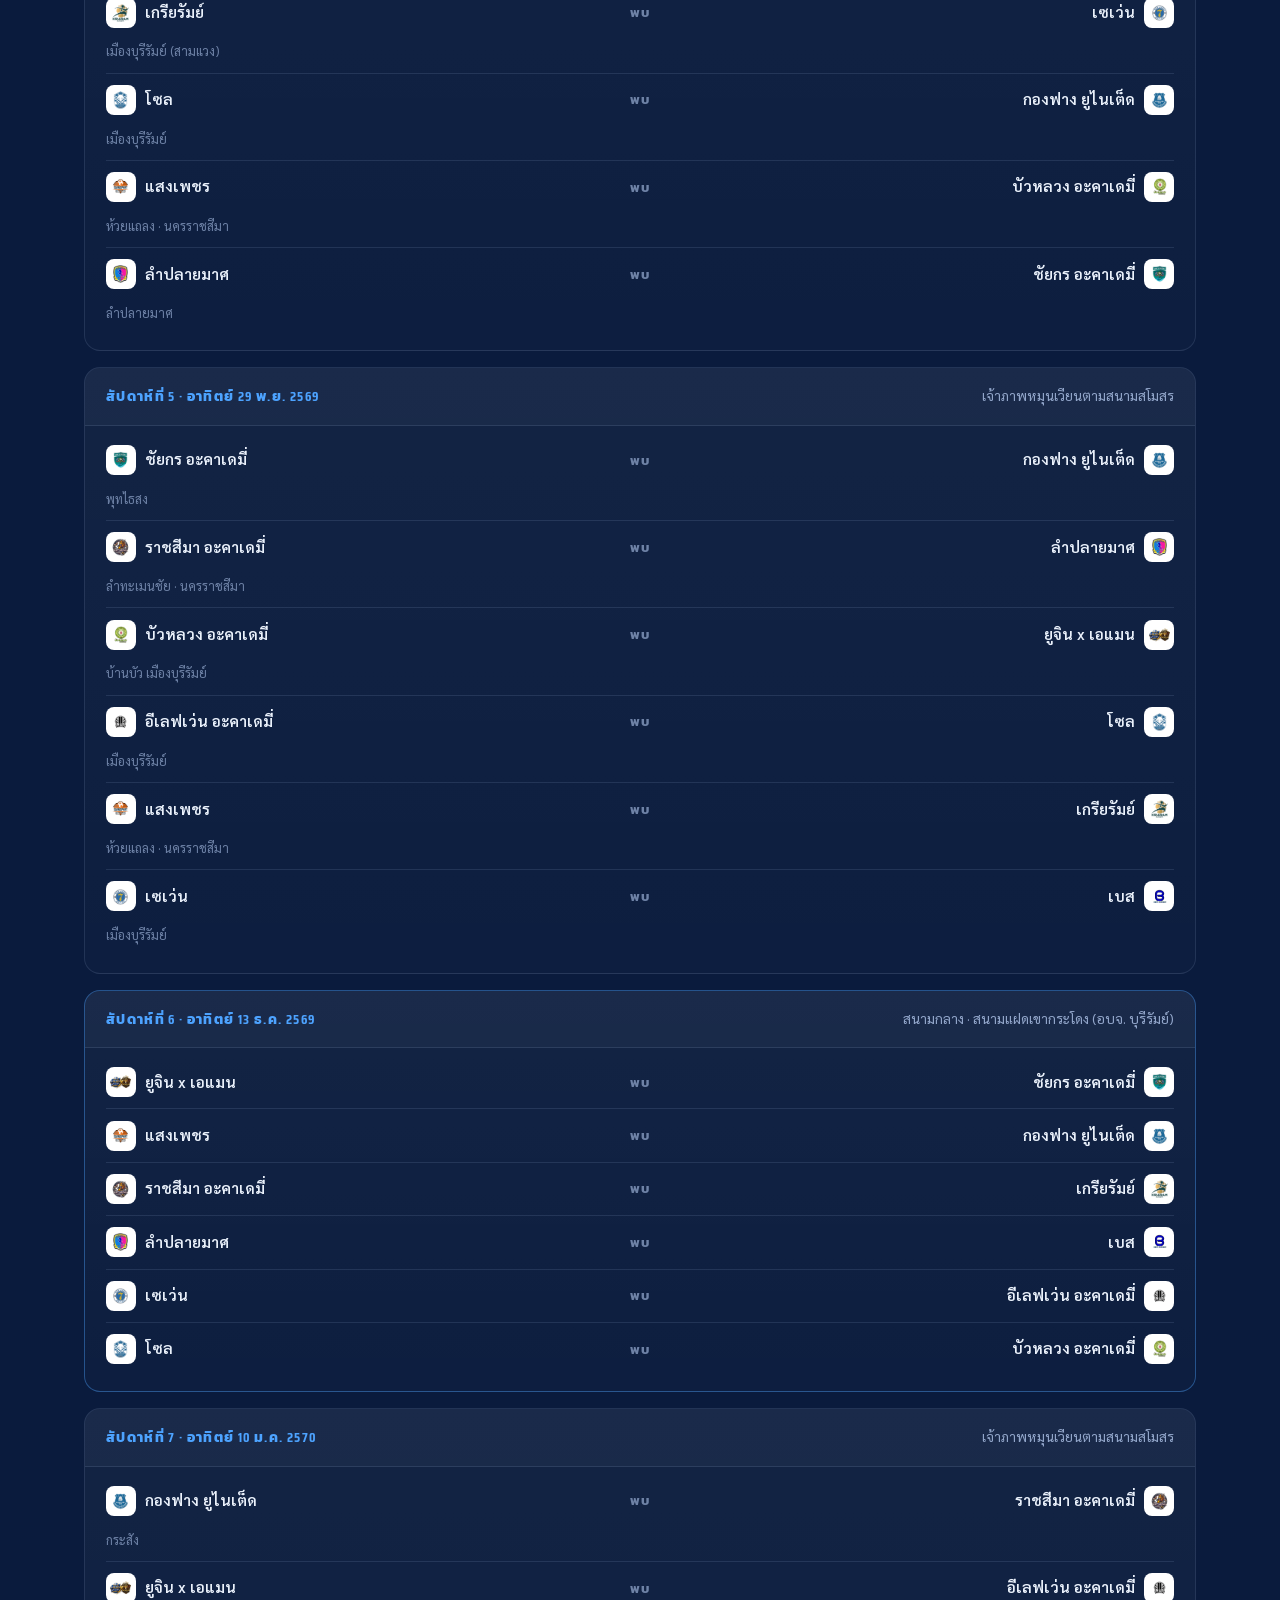
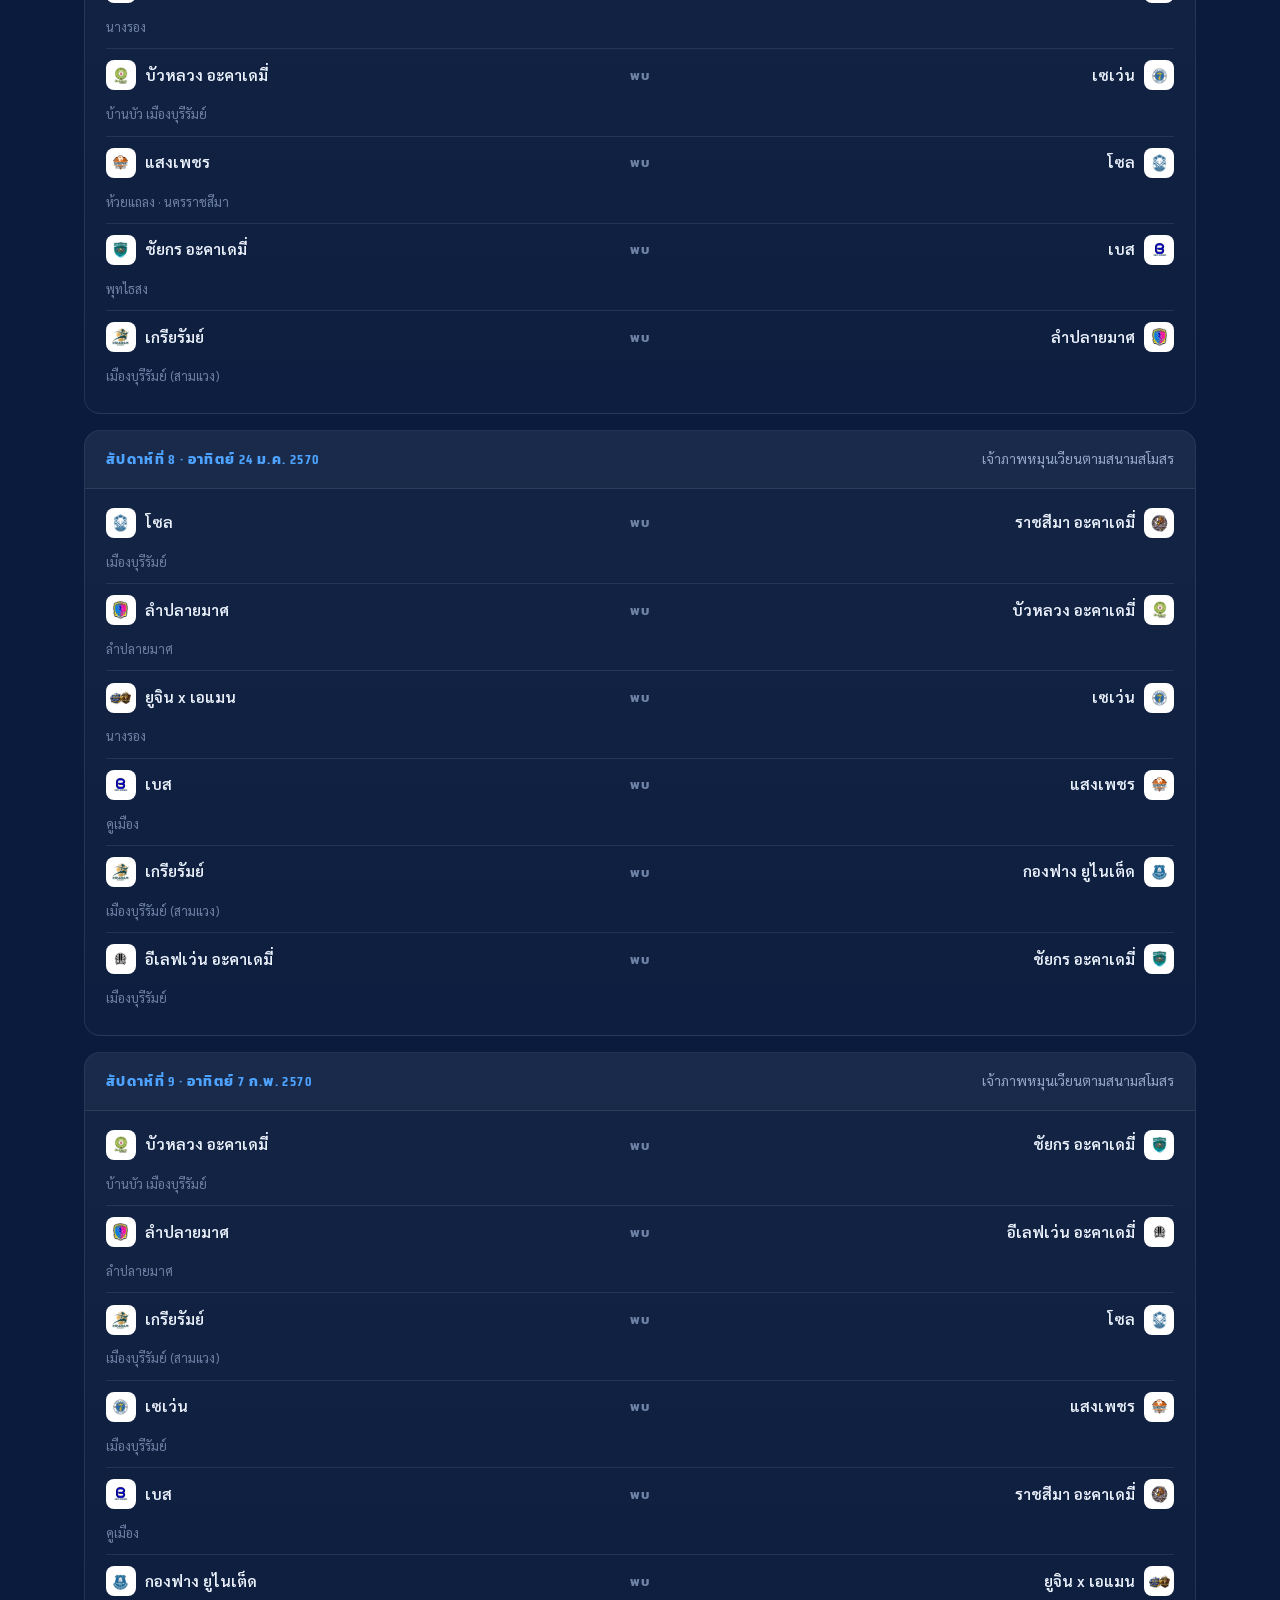
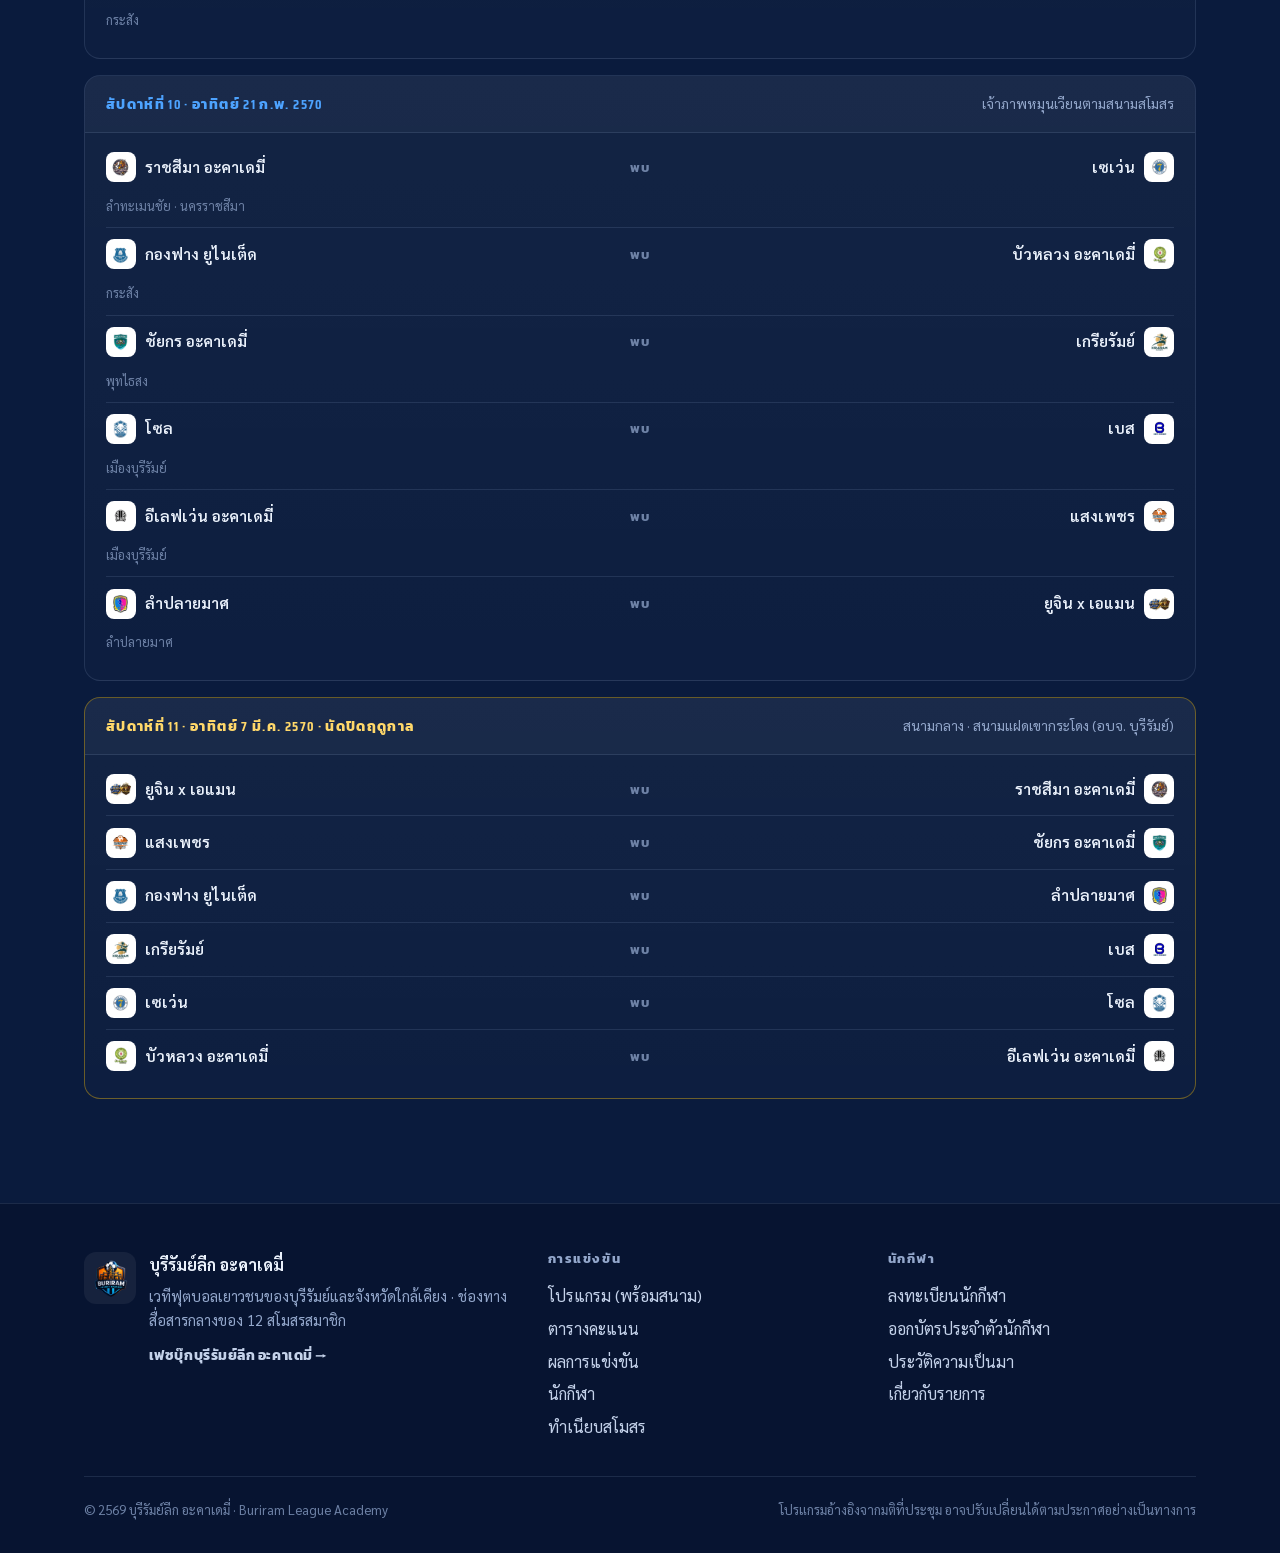
<file: schedule.html>
<!DOCTYPE html>
<html lang="th">
<head>
<meta charset="UTF-8">
<meta name="viewport" content="width=device-width, initial-scale=1">
<title>โปรแกรมการแข่งขัน | บุรีรัมย์ลีก อะคาเดมี่</title>
<meta name="description" content="โปรแกรมบุรีรัมย์ลีก อะคาเดมี่ 2026 — 11 สัปดาห์ พบกันหมด รอบละ 6 คู่ พร้อมระบุสนามแข่ง ปิดฤดูกาลที่สนามแฝดเขากระโดง">
<link rel="icon" href="assets/img/bla-league.png">
<link rel="preconnect" href="https://fonts.googleapis.com">
<link rel="preconnect" href="https://fonts.gstatic.com" crossorigin>
<link rel="stylesheet" href="https://fonts.googleapis.com/css2?family=Kanit:wght@400;600;700;800;900&family=Sarabun:wght@400;600;700&family=Saira+Condensed:wght@600;700&display=swap">
<link rel="stylesheet" href="assets/css/style.css?v=10">
</head>
<body>

<header class="site-header">
  <nav class="wrap nav">
    <a class="brand" href="index.html">
      <img src="assets/img/bla-league.png" alt="ตราสัญลักษณ์ บุรีรัมย์ลีก อะคาเดมี่">
      <span class="brand-text"><span class="b-th">บุรีรัมย์ลีก อะคาเดมี่</span><span class="b-en">Buriram League Academy</span></span>
    </a>
    <button class="nav-toggle" aria-label="เปิด/ปิดเมนู" aria-expanded="false" aria-controls="navlinks">☰</button>
    <div class="nav-links" id="navlinks">
      <a href="index.html">หน้าแรก</a>
      <a href="clubs.html">สโมสร</a>
      <a href="schedule.html">โปรแกรม</a>
      <a href="standings.html">ตารางคะแนน</a>
      <a href="results.html">ผลการแข่งขัน</a>
      <a href="athletes.html">นักกีฬา</a>
      <a href="history.html">ประวัติ</a>
      <a class="cta" href="register.html">ลงทะเบียนนักกีฬา</a>
    </div>
  </nav>
</header>

<main>
  <section class="section-sm" style="padding-top:3.5rem">
    <div class="wrap">
      <span class="eyebrow">โปรแกรมการแข่งขัน</span>
      <h1 style="font-size:clamp(2rem,5vw,3rem);margin:.5rem 0 .8rem">11 สัปดาห์ · พบกันหมดทั้งฤดูกาล</h1>
      <p class="lead">เริ่มนัดแรก <strong>อาทิตย์ 4 ตุลาคม 2569</strong> แข่งทุก 2 สัปดาห์ในวันอาทิตย์ ปิดฤดูกาล <strong>7 มีนาคม 2570</strong> — แต่ละสัปดาห์แข่ง 6 คู่ ทั้งสี่รุ่นอายุลงสนามในวันและสนามเจ้าภาพเดียวกัน</p>
      <p class="pill-note" style="margin-top:1rem">เวลาแข่ง: U14 10:00 · U12 11:00 · U10 13:00 · U8 14:00 น. — นัดที่ 6 (13 ธ.ค. 2569) และนัดปิดฤดูกาลแข่งที่สนามกลาง</p>
    </div>
  </section>

  <section class="section-sm" style="padding-top:0">
    <div class="wrap">
      <div class="feature-grid" style="margin-bottom:2.4rem">
        <div class="feature reveal"><i>รูปแบบ</i><h3>พบกันหมด เลกเดียว</h3><p>ทั้ง 12 สโมสรพบกันครบทุกคู่ รวม 66 นัดต่อรุ่นอายุ · แข่ง 3 ควอเตอร์ นับผล 2 ควอเตอร์</p></div>
        <div class="feature reveal"><i>จังหวะ</i><h3>ทุก 2 สัปดาห์ · วันอาทิตย์</h3><p>11 สัปดาห์แข่งขัน เว้นสัปดาห์ปีใหม่ 25–31 ธ.ค. 2569 — นัดที่ 7 เลื่อนเป็น 10 ม.ค. 2570</p></div>
        <div class="feature reveal"><i>สนามกลาง</i><h3>สนามแฝดเขากระโดง</h3><p>นัดที่ 6 และนัดปิดฤดูกาล ทุกคู่ย้ายมาเล่นที่สนามกลางในวันเดียว (อบจ. บุรีรัมย์)</p></div>
      </div>
      <div data-schedule></div>
    </div>
  </section>
</main>

<footer class="site-footer">
  <div class="wrap">
    <div class="footer-grid">
      <div class="footer-brand">
        <img src="assets/img/bla-league.png" alt="">
        <div>
          <strong>บุรีรัมย์ลีก อะคาเดมี่</strong>
          <p>เวทีฟุตบอลเยาวชนของบุรีรัมย์และจังหวัดใกล้เคียง · ช่องทางสื่อสารกลางของ 12 สโมสรสมาชิก</p>
          <a data-fb-link hidden class="fb-link" target="_blank" rel="noopener">เฟซบุ๊กบุรีรัมย์ลีก อะคาเดมี่ &rarr;</a>
        </div>
      </div>
      <div>
        <h4>การแข่งขัน</h4>
        <a href="schedule.html">โปรแกรม (พร้อมสนาม)</a>
        <a href="standings.html">ตารางคะแนน</a>
        <a href="results.html">ผลการแข่งขัน</a>
      <a href="athletes.html">นักกีฬา</a>
        <a href="clubs.html">ทำเนียบสโมสร</a>
      </div>
      <div>
        <h4>นักกีฬา</h4>
        <a href="register.html">ลงทะเบียนนักกีฬา</a>
        <a href="id-cards.html">ออกบัตรประจำตัวนักกีฬา</a>
        <a href="history.html">ประวัติความเป็นมา</a>
        <a href="about.html">เกี่ยวกับรายการ</a>
      </div>
    </div>
    <div class="footer-bottom">
      <span>© <span data-year>2569</span> บุรีรัมย์ลีก อะคาเดมี่ · Buriram League Academy</span>
      <span>โปรแกรมอ้างอิงจากมติที่ประชุม อาจปรับเปลี่ยนได้ตามประกาศอย่างเป็นทางการ</span>
    </div>
  </div>
</footer>

<script src="assets/js/data.js?v=10"></script>
<script src="assets/js/main.js?v=10"></script>
</body>
</html>
</file>
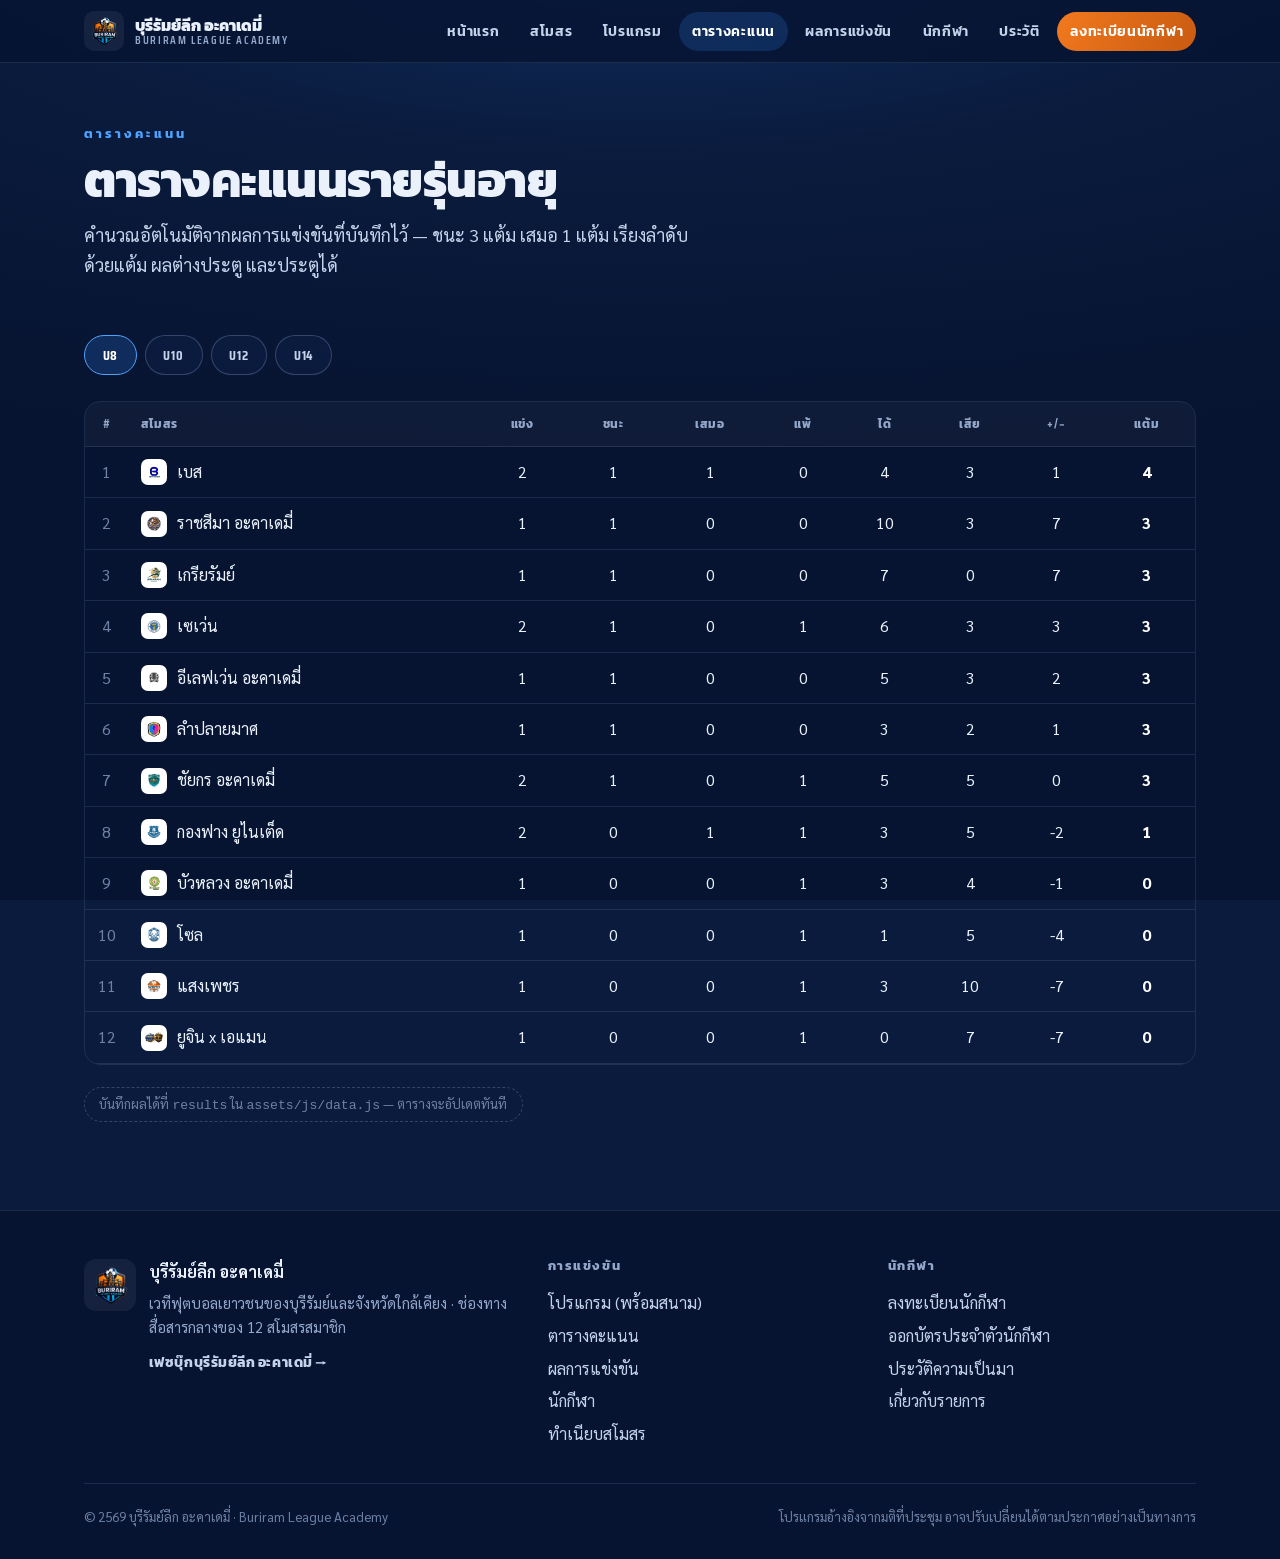
<file: standings.html>
<!DOCTYPE html>
<html lang="th">
<head>
<meta charset="UTF-8">
<meta name="viewport" content="width=device-width, initial-scale=1">
<title>ตารางคะแนน | บุรีรัมย์ลีก อะคาเดมี่</title>
<meta name="description" content="ตารางคะแนนบุรีรัมย์ลีก อะคาเดมี่ 2026 แยกตามรุ่นอายุ U8 · U10 · U12 · U14">
<link rel="icon" href="assets/img/bla-league.png">
<link rel="preconnect" href="https://fonts.googleapis.com">
<link rel="preconnect" href="https://fonts.gstatic.com" crossorigin>
<link rel="stylesheet" href="https://fonts.googleapis.com/css2?family=Kanit:wght@400;600;700;800;900&family=Sarabun:wght@400;600;700&family=Saira+Condensed:wght@600;700&display=swap">
<link rel="stylesheet" href="assets/css/style.css?v=10">
</head>
<body>

<header class="site-header">
  <nav class="wrap nav">
    <a class="brand" href="index.html">
      <img src="assets/img/bla-league.png" alt="ตราสัญลักษณ์ บุรีรัมย์ลีก อะคาเดมี่">
      <span class="brand-text"><span class="b-th">บุรีรัมย์ลีก อะคาเดมี่</span><span class="b-en">Buriram League Academy</span></span>
    </a>
    <button class="nav-toggle" aria-label="เปิด/ปิดเมนู" aria-expanded="false" aria-controls="navlinks">☰</button>
    <div class="nav-links" id="navlinks">
      <a href="index.html">หน้าแรก</a>
      <a href="clubs.html">สโมสร</a>
      <a href="schedule.html">โปรแกรม</a>
      <a href="standings.html">ตารางคะแนน</a>
      <a href="results.html">ผลการแข่งขัน</a>
      <a href="athletes.html">นักกีฬา</a>
      <a href="history.html">ประวัติ</a>
      <a class="cta" href="register.html">ลงทะเบียนนักกีฬา</a>
    </div>
  </nav>
</header>

<main>
  <section class="section-sm" style="padding-top:3.5rem">
    <div class="wrap">
      <span class="eyebrow">ตารางคะแนน</span>
      <h1 style="font-size:clamp(2rem,5vw,3rem);margin:.5rem 0 .8rem">ตารางคะแนนรายรุ่นอายุ</h1>
      <p class="lead">คำนวณอัตโนมัติจากผลการแข่งขันที่บันทึกไว้ — ชนะ 3 แต้ม เสมอ 1 แต้ม เรียงลำดับด้วยแต้ม ผลต่างประตู และประตูได้</p>
    </div>
  </section>

  <section class="section-sm" style="padding-top:0">
    <div class="wrap">
      <div data-standings></div>
      <p class="pill-note" style="margin-top:1.4rem">บันทึกผลได้ที่ <code>results</code> ใน <code>assets/js/data.js</code> — ตารางจะอัปเดตทันที</p>
    </div>
  </section>
</main>

<footer class="site-footer">
  <div class="wrap">
    <div class="footer-grid">
      <div class="footer-brand">
        <img src="assets/img/bla-league.png" alt="">
        <div>
          <strong>บุรีรัมย์ลีก อะคาเดมี่</strong>
          <p>เวทีฟุตบอลเยาวชนของบุรีรัมย์และจังหวัดใกล้เคียง · ช่องทางสื่อสารกลางของ 12 สโมสรสมาชิก</p>
          <a data-fb-link hidden class="fb-link" target="_blank" rel="noopener">เฟซบุ๊กบุรีรัมย์ลีก อะคาเดมี่ &rarr;</a>
        </div>
      </div>
      <div>
        <h4>การแข่งขัน</h4>
        <a href="schedule.html">โปรแกรม (พร้อมสนาม)</a>
        <a href="standings.html">ตารางคะแนน</a>
        <a href="results.html">ผลการแข่งขัน</a>
      <a href="athletes.html">นักกีฬา</a>
        <a href="clubs.html">ทำเนียบสโมสร</a>
      </div>
      <div>
        <h4>นักกีฬา</h4>
        <a href="register.html">ลงทะเบียนนักกีฬา</a>
        <a href="id-cards.html">ออกบัตรประจำตัวนักกีฬา</a>
        <a href="history.html">ประวัติความเป็นมา</a>
        <a href="about.html">เกี่ยวกับรายการ</a>
      </div>
    </div>
    <div class="footer-bottom">
      <span>© <span data-year>2569</span> บุรีรัมย์ลีก อะคาเดมี่ · Buriram League Academy</span>
      <span>โปรแกรมอ้างอิงจากมติที่ประชุม อาจปรับเปลี่ยนได้ตามประกาศอย่างเป็นทางการ</span>
    </div>
  </div>
</footer>

<script src="assets/js/data.js?v=10"></script>
<script src="assets/js/main.js?v=10"></script>
</body>
</html>
</file>
<file: assets/css/style.css>
/* ============================================================
   Buriram League Academy — style.css
   Dark navy visual world · brand: navy + electric blue,
   ember orange (from the crest), gold for the final.
   ============================================================ */

:root{
  --navy:#0A1B3D;
  --navy-2:#0E244F;
  --navy-3:#071431;
  --panel:#0C2149;
  --panel-2:#102a5b;
  --line:rgba(180,205,245,.12);
  --line-strong:rgba(180,205,245,.24);

  --blue:#2F80ED;
  --blue-bright:#4DA3FF;
  --blue-deep:#123B7A;
  --ember:#F2791E;
  --ember-soft:#FFA457;
  --gold:#F2B807;
  --gold-soft:#FFD86A;

  --ink:#EAF1FB;
  --ink-soft:#C4D2EA;
  --muted:#93A7CB;
  --faint:#6E82A6;

  --wrap:1160px;
  --radius:16px;
  --radius-sm:10px;

  --font-display:'Kanit','Sarabun',system-ui,sans-serif;
  --font-body:'Sarabun','Kanit',system-ui,sans-serif;
  --font-data:'Saira Condensed','Kanit',system-ui,sans-serif;

  --shadow:0 24px 60px -28px rgba(0,0,0,.7);
}

*{margin:0;padding:0;box-sizing:border-box;}
html{scroll-behavior:smooth;}

body{
  font-family:var(--font-body);
  background:
    radial-gradient(120% 60% at 50% -10%, #123063 0%, var(--navy) 46%, var(--navy-3) 100%) fixed,
    var(--navy);
  color:var(--ink);
  line-height:1.65;
  -webkit-font-smoothing:antialiased;
  overflow-x:hidden;
}

h1,h2,h3,h4,.display{
  font-family:var(--font-display);
  font-weight:800;
  line-height:1.12;
  letter-spacing:-.01em;
  text-wrap:balance;
}
a{color:inherit;text-decoration:none;}
img{display:block;max-width:100%;height:auto;}
ul{list-style:none;}

.wrap{max-width:var(--wrap);margin:0 auto;padding:0 24px;}

.eyebrow{
  font-family:var(--font-data);
  font-weight:700;
  font-size:.8rem;
  letter-spacing:.24em;
  text-transform:uppercase;
  color:var(--blue-bright);
}
.eyebrow.ember{color:var(--ember-soft);}
.eyebrow.gold{color:var(--gold-soft);}

.lead{font-size:1.12rem;color:var(--ink-soft);max-width:62ch;}
.muted{color:var(--muted);}

/* ---------- buttons ---------- */
.btn{
  display:inline-flex;align-items:center;gap:.5em;
  font-family:var(--font-data);font-weight:700;letter-spacing:.06em;
  text-transform:uppercase;font-size:.9rem;
  padding:.8rem 1.4rem;border-radius:999px;
  border:1px solid var(--line-strong);
  transition:transform .12s ease, border-color .2s, background .2s, color .2s;
}
.btn:hover{transform:translateY(-1px);}
.btn:focus-visible{outline:2px solid var(--blue-bright);outline-offset:3px;}
.btn-primary{background:linear-gradient(120deg,var(--blue),var(--blue-deep));border-color:transparent;color:#fff;}
.btn-primary:hover{background:linear-gradient(120deg,var(--blue-bright),var(--blue));}
.btn-ghost{background:rgba(12,33,73,.6);color:var(--ink);}
.btn-ghost:hover{border-color:var(--blue-bright);background:rgba(47,128,237,.16);}
.btn-ember{background:linear-gradient(120deg,var(--ember),#C85A11);border-color:transparent;color:#fff;}
.btn-ember:hover{background:linear-gradient(120deg,var(--ember-soft),var(--ember));}

/* ---------- header / nav ---------- */
.site-header{
  position:sticky;top:0;z-index:50;
  background:rgba(7,20,49,.82);
  backdrop-filter:blur(12px);
  border-bottom:1px solid var(--line);
}
.nav{
  max-width:var(--wrap);margin:0 auto;padding:.7rem 24px;
  display:flex;align-items:center;justify-content:space-between;gap:1rem;
}
.brand{display:flex;align-items:center;gap:.7rem;font-family:var(--font-display);font-weight:800;}
.brand img{width:40px;height:40px;object-fit:contain;
  background:rgba(255,255,255,.06);border-radius:10px;padding:3px;}
.brand-text{display:flex;flex-direction:column;line-height:1.12;}
.brand .b-th{font-size:1.02rem;}
.brand .b-en{font-family:var(--font-data);font-weight:600;font-size:.72rem;letter-spacing:.14em;
  text-transform:uppercase;color:var(--muted);}

.nav-links{display:flex;align-items:center;gap:.3rem;}
.nav-links a{
  font-family:var(--font-data);font-weight:600;letter-spacing:.05em;
  text-transform:uppercase;font-size:.86rem;color:var(--ink-soft);
  padding:.5rem .8rem;border-radius:999px;transition:color .2s, background .2s;
}
.nav-links a:hover{color:#fff;background:rgba(255,255,255,.06);}
.nav-links a.active{color:#fff;background:rgba(47,128,237,.2);}

.nav-toggle{
  display:none;width:44px;height:44px;border-radius:12px;
  border:1px solid var(--line-strong);background:rgba(12,33,73,.6);
  color:var(--ink);font-size:1.3rem;line-height:1;cursor:pointer;
}

@media (max-width:860px){
  .nav-toggle{display:inline-flex;align-items:center;justify-content:center;}
  .nav-links{
    position:absolute;left:0;right:0;top:100%;
    flex-direction:column;align-items:stretch;gap:.2rem;
    background:var(--navy-3);border-bottom:1px solid var(--line);
    padding:.6rem 24px 1rem;
    clip-path:inset(0 0 100% 0);transition:clip-path .25s ease;
  }
  .nav-links.open{clip-path:inset(0 0 0 0);}
  .nav-links a{padding:.8rem .6rem;}
}

/* ---------- generic section ---------- */
.section{padding:5.5rem 0;}
.section-sm{padding:3.5rem 0;}
.section-head{max-width:60ch;margin-bottom:2.6rem;}
.section-head h2{font-size:clamp(1.7rem,3.6vw,2.5rem);margin:.5rem 0 .7rem;}
.divider{height:1px;background:var(--line);}

/* ---------- hero ---------- */
.hero{position:relative;padding:5rem 0 4.5rem;overflow:hidden;}
.hero::before{
  content:"";position:absolute;inset:0;z-index:-1;
  background:
    radial-gradient(45% 55% at 15% 10%, rgba(47,128,237,.28), transparent 70%),
    radial-gradient(40% 50% at 90% 90%, rgba(242,121,30,.16), transparent 72%);
}
.hero-grid{display:grid;grid-template-columns:1.15fr .85fr;gap:3rem;align-items:center;}
.hero-crest{
  justify-self:center;width:min(340px,80%);
  filter:drop-shadow(0 30px 60px rgba(0,0,0,.55));
}
.hero h1{font-size:clamp(2.4rem,6vw,4rem);font-weight:900;margin:.8rem 0 1rem;}
.hero h1 .accent{color:var(--blue-bright);}
.hero .lead{font-size:1.15rem;margin-bottom:1.8rem;}
.hero-ctas{display:flex;flex-wrap:wrap;gap:.8rem;}
.badge{
  display:inline-flex;align-items:center;gap:.55em;
  font-family:var(--font-data);font-weight:700;letter-spacing:.12em;text-transform:uppercase;
  font-size:.8rem;color:var(--gold-soft);
  border:1px solid rgba(242,184,7,.4);border-radius:999px;padding:.4rem .9rem;
  background:rgba(242,184,7,.08);
}
.badge .dot{width:7px;height:7px;border-radius:50%;background:var(--gold);box-shadow:0 0 10px var(--gold);}

@media (max-width:860px){
  .hero-grid{grid-template-columns:1fr;gap:2rem;text-align:center;}
  .hero-ctas{justify-content:center;}
  .hero-crest{order:-1;width:min(260px,64%);}
  .hero .lead{margin-inline:auto;}
}

/* ---------- stat row ---------- */
.stat-row{display:grid;grid-template-columns:repeat(4,1fr);gap:1rem;}
.stat{
  background:linear-gradient(180deg,rgba(255,255,255,.045),rgba(255,255,255,.015));
  border:1px solid var(--line);border-radius:var(--radius);
  padding:1.4rem 1.3rem;
}
.stat b{
  display:block;font-family:var(--font-data);font-weight:700;
  font-size:2.6rem;line-height:1;color:#fff;font-variant-numeric:tabular-nums;
}
.stat span{font-size:.92rem;color:var(--muted);}
@media (max-width:720px){ .stat-row{grid-template-columns:repeat(2,1fr);} }

/* ---------- club grid ---------- */
.club-grid{display:grid;grid-template-columns:repeat(3,1fr);gap:1rem;}
.club-card{
  display:flex;gap:1rem;align-items:flex-start;
  background:linear-gradient(180deg,rgba(255,255,255,.05),rgba(255,255,255,.02));
  border:1px solid var(--line);border-radius:var(--radius);
  padding:1.1rem 1.2rem;transition:border-color .2s, transform .12s;
}
.club-card:hover{border-color:var(--blue-bright);transform:translateY(-2px);}
.club-logo{
  flex:none;width:56px;height:56px;border-radius:14px;
  background:#fff center/78% no-repeat;
  border:1px solid rgba(255,255,255,.6);
}
.club-card h3{font-size:1.06rem;font-weight:700;}
.club-card .en{font-family:var(--font-data);font-size:.78rem;letter-spacing:.06em;
  text-transform:uppercase;color:var(--faint);margin-bottom:.15rem;}
.club-card .loc{font-size:.9rem;color:var(--muted);}
.club-card .venue{font-size:.82rem;color:var(--faint);margin-top:.15rem;}
.tag{
  display:inline-block;margin-top:.45rem;
  font-family:var(--font-data);font-weight:700;letter-spacing:.08em;
  font-size:.72rem;text-transform:uppercase;
  padding:.15rem .55rem;border-radius:999px;
}
.tag.founding{color:var(--gold-soft);background:rgba(242,184,7,.1);border:1px solid rgba(242,184,7,.32);}
.tag.joined{color:var(--blue-bright);background:rgba(47,128,237,.12);border:1px solid rgba(47,128,237,.3);}
.club-card .note{font-size:.82rem;color:var(--faint);margin-top:.4rem;}
@media (max-width:900px){ .club-grid{grid-template-columns:repeat(2,1fr);} }
@media (max-width:560px){ .club-grid{grid-template-columns:1fr;} }
.venue-poster{width:100%;max-width:560px;display:block;margin:1.2rem auto 0;border-radius:var(--radius);border:1px solid var(--line);}

/* filter chips */
.filters{display:flex;flex-wrap:wrap;gap:.5rem;margin-bottom:1.6rem;}
.chip{
  font-family:var(--font-data);font-weight:600;letter-spacing:.06em;text-transform:uppercase;
  font-size:.8rem;padding:.45rem .9rem;border-radius:999px;cursor:pointer;
  border:1px solid var(--line-strong);background:rgba(12,33,73,.5);color:var(--ink-soft);
  transition:border-color .2s, background .2s, color .2s;
}
.chip[aria-pressed="true"]{border-color:var(--blue-bright);background:rgba(47,128,237,.2);color:#fff;}

/* ---------- timeline (history) ---------- */
.timeline{display:grid;gap:1.4rem;}
.tl-item{
  display:grid;grid-template-columns:120px 1fr;gap:1.6rem;
  border-top:1px solid var(--line);padding-top:1.4rem;
}
.tl-year{font-family:var(--font-data);font-weight:700;font-size:2.4rem;line-height:1;color:var(--blue-bright);}
.tl-year.now{color:var(--gold-soft);}
.tl-tag{
  display:inline-block;font-family:var(--font-data);font-weight:700;letter-spacing:.1em;
  text-transform:uppercase;font-size:.78rem;color:var(--ember-soft);margin-bottom:.4rem;
}
.tl-item p{color:var(--ink-soft);}
.tl-teams{margin-top:.7rem;font-family:var(--font-data);font-size:.9rem;letter-spacing:.03em;color:var(--blue-bright);}
@media (max-width:640px){
  .tl-item{grid-template-columns:1fr;gap:.5rem;}
  .tl-year{font-size:2rem;}
}

/* ---------- schedule ---------- */
.round{
  border:1px solid var(--line);border-radius:var(--radius);
  background:linear-gradient(180deg,rgba(255,255,255,.04),rgba(255,255,255,.015));
  margin-bottom:1rem;overflow:hidden;
}
.round.final{border-color:rgba(242,184,7,.4);}
.round.central{border-color:rgba(77,163,255,.4);}
.round.central .round-head .r-no{color:var(--blue-bright);}
.round-head{
  display:flex;align-items:baseline;justify-content:space-between;gap:1rem;
  padding:1rem 1.3rem;background:rgba(255,255,255,.03);border-bottom:1px solid var(--line);
}
.round-head .r-no{font-family:var(--font-data);font-weight:700;letter-spacing:.1em;text-transform:uppercase;
  font-size:.85rem;color:var(--blue-bright);}
.round.final .round-head .r-no{color:var(--gold-soft);}
.round-head .r-venue{font-size:.86rem;color:var(--muted);}
.match-list{padding:.5rem 1.3rem 1rem;}
.match{
  display:grid;grid-template-columns:1fr auto 1fr;align-items:center;gap:.8rem;
  padding:.7rem 0;border-bottom:1px solid var(--line);
}
.match:last-child{border-bottom:0;}
.match .side{display:flex;align-items:center;gap:.6rem;min-width:0;}
.match .side.away{flex-direction:row-reverse;text-align:right;}
.match .m-logo{flex:none;width:30px;height:30px;border-radius:8px;background:#fff center/76% no-repeat;border:1px solid rgba(255,255,255,.5);}
.match .m-name{font-weight:600;font-size:.96rem;overflow:hidden;text-overflow:ellipsis;white-space:nowrap;}
.match .vs{font-family:var(--font-data);font-weight:700;color:var(--faint);font-size:.8rem;letter-spacing:.1em;}
.match .m-venue{grid-column:1 / -1;font-size:.8rem;color:var(--faint);}
.match .m-times{grid-column:1 / -1;display:flex;flex-wrap:wrap;gap:.4rem;margin-top:.35rem;}
.match .m-time{font-family:var(--font-data);font-size:.72rem;color:var(--muted);
  background:rgba(255,255,255,.04);border:1px solid var(--line);border-radius:999px;
  padding:.15rem .55rem;}
.match .m-time b{color:var(--text);font-weight:700;margin-right:.3rem;}
.match .m-time.parent{color:var(--gold-soft);border-color:rgba(242,184,7,.32);background:rgba(242,184,7,.08);}
.match .m-time.parent b{color:var(--gold-soft);}
.round-note{margin:0;padding:.7rem 1.3rem;font-size:.84rem;color:var(--muted);
  background:rgba(77,163,255,.06);border-bottom:1px solid var(--line);}
@media (max-width:600px){
  .match{grid-template-columns:1fr auto 1fr;gap:.5rem;}
  .match .m-name{font-size:.86rem;}
  .match .m-logo{width:24px;height:24px;}
}

/* ---------- feature / about blocks ---------- */
.feature-grid{display:grid;grid-template-columns:repeat(3,1fr);gap:1rem;}
.feature{
  border:1px solid var(--line);border-radius:var(--radius);padding:1.5rem 1.4rem;
  background:linear-gradient(180deg,rgba(255,255,255,.04),rgba(255,255,255,.015));
}
.feature i{
  display:inline-flex;font-family:var(--font-data);font-weight:700;letter-spacing:.1em;
  text-transform:uppercase;font-size:.76rem;color:var(--blue-bright);font-style:normal;margin-bottom:.5rem;
}
.feature h3{font-size:1.12rem;margin-bottom:.4rem;}
.feature p{font-size:.95rem;color:var(--ink-soft);}
@media (max-width:820px){ .feature-grid{grid-template-columns:1fr;} }

.callout{
  border:1px solid var(--line-strong);border-radius:var(--radius);
  background:linear-gradient(120deg,rgba(47,128,237,.14),rgba(242,121,30,.08));
  padding:2rem;display:flex;flex-wrap:wrap;align-items:center;justify-content:space-between;gap:1.4rem;
}
.callout h3{font-size:1.4rem;}
.callout p{color:var(--ink-soft);max-width:48ch;}

.promo-frame{
  position:relative;border:1px solid var(--line);border-radius:var(--radius);overflow:hidden;
  background:var(--navy-3);
}
.promo-frame iframe{display:block;width:100%;height:min(64vw,620px);border:0;}

/* ---------- footer ---------- */
.site-footer{border-top:1px solid var(--line);background:var(--navy-3);padding:3rem 0 2rem;margin-top:2rem;}
.footer-grid{display:grid;grid-template-columns:1.4fr 1fr 1fr;gap:2rem;}
.footer-grid h4{font-family:var(--font-data);font-weight:700;letter-spacing:.12em;text-transform:uppercase;
  font-size:.82rem;color:var(--muted);margin-bottom:.8rem;}
.footer-grid a{color:var(--ink-soft);display:block;padding:.2rem 0;}
.footer-grid a:hover{color:#fff;}
.footer-brand{display:flex;gap:.8rem;align-items:flex-start;}
.footer-brand img{width:52px;height:52px;object-fit:contain;background:rgba(255,255,255,.06);border-radius:12px;padding:4px;}
.footer-brand p{font-size:.92rem;color:var(--muted);margin-top:.3rem;}
.fb-link{display:inline-block;margin-top:.6rem;font-family:var(--font-data);font-weight:700;
  letter-spacing:.04em;font-size:.85rem;color:var(--blue-bright);}
.fb-link:hover{color:#fff;}
.footer-bottom{margin-top:2rem;padding-top:1.4rem;border-top:1px solid var(--line);
  display:flex;flex-wrap:wrap;gap:.6rem;justify-content:space-between;
  font-size:.82rem;color:var(--faint);}
@media (max-width:760px){ .footer-grid{grid-template-columns:1fr;gap:1.4rem;} }

/* ---------- reveal (progressive enhancement: hidden only when JS is on) ---------- */
.reveal{opacity:1;transform:none;}
html.js .reveal{opacity:0;transform:translateY(18px);transition:opacity .6s ease, transform .6s ease;}
html.js .reveal.in{opacity:1;transform:none;}
@media (prefers-reduced-motion:reduce){
  *{animation:none!important;transition:none!important;scroll-behavior:auto!important;}
  html.js .reveal{opacity:1;transform:none;}
}

/* ---------- misc ---------- */
.stack-lg > * + *{margin-top:1.1rem;}
.center{text-align:center;}
.pill-note{
  display:inline-block;font-size:.82rem;color:var(--faint);
  border:1px dashed var(--line-strong);border-radius:999px;padding:.3rem .9rem;
}

/* ============================================================
   EXTENDED — directory · standings · results · tabs ·
   register · athlete ID-card generator
   ============================================================ */

.nav-links{flex-wrap:wrap;justify-content:flex-end;}
.nav-links a.cta{background:linear-gradient(120deg,var(--ember),#C85A11);color:#fff;}
.nav-links a.cta:hover{background:linear-gradient(120deg,var(--ember-soft),var(--ember));}
@media (max-width:860px){ .nav-links a.cta{margin-top:.3rem;} }

/* tabs (age groups) */
.tabs{display:flex;flex-wrap:wrap;gap:.5rem;margin-bottom:1.6rem;}
.tab{
  font-family:var(--font-data);font-weight:700;letter-spacing:.06em;text-transform:uppercase;
  font-size:.86rem;padding:.5rem 1.1rem;border-radius:999px;cursor:pointer;
  border:1px solid var(--line-strong);background:rgba(12,33,73,.5);color:var(--ink-soft);
  transition:border-color .2s,background .2s,color .2s;
}
.tab[aria-selected="true"]{border-color:var(--blue-bright);background:rgba(47,128,237,.22);color:#fff;}
.tabpane[hidden]{display:none;}

/* standings */
.table-wrap{overflow-x:auto;border:1px solid var(--line);border-radius:var(--radius);}
table.standings{width:100%;border-collapse:collapse;min-width:640px;font-variant-numeric:tabular-nums;}
table.standings th,table.standings td{padding:.75rem .8rem;text-align:center;border-bottom:1px solid var(--line);}
table.standings thead th{font-family:var(--font-data);font-weight:700;letter-spacing:.08em;text-transform:uppercase;font-size:.76rem;color:var(--muted);background:rgba(255,255,255,.03);}
table.standings td.team,table.standings th.team{text-align:left;}
table.standings td.pos{color:var(--faint);width:2.4rem;}
table.standings .team-cell{display:flex;align-items:center;gap:.6rem;}
table.standings .t-logo{flex:none;width:26px;height:26px;border-radius:7px;background:#fff center/76% no-repeat;border:1px solid rgba(255,255,255,.5);}
table.standings td.pts{font-weight:800;color:#fff;}
table.standings tbody tr:hover{background:rgba(255,255,255,.02);}
.empty-state{border:1px dashed var(--line-strong);border-radius:var(--radius);padding:2.4rem;text-align:center;color:var(--muted);}
.empty-state strong{display:block;color:var(--ink);font-family:var(--font-display);font-size:1.15rem;margin-bottom:.4rem;}

/* results */
.result-round{margin-bottom:1.4rem;}
.result-round h3{font-family:var(--font-data);font-weight:700;letter-spacing:.1em;text-transform:uppercase;font-size:.9rem;color:var(--blue-bright);margin-bottom:.6rem;}
.result-row{display:grid;grid-template-columns:1fr auto 1fr;align-items:center;gap:1rem;border:1px solid var(--line);border-radius:12px;padding:.7rem 1rem;margin-bottom:.5rem;background:linear-gradient(180deg,rgba(255,255,255,.04),rgba(255,255,255,.015));}
.result-row .side{display:flex;align-items:center;gap:.6rem;min-width:0;}
.result-row .side.away{flex-direction:row-reverse;text-align:right;}
.result-row .r-logo{flex:none;width:28px;height:28px;border-radius:8px;background:#fff center/76% no-repeat;border:1px solid rgba(255,255,255,.5);}
.result-row .score{font-family:var(--font-data);font-weight:800;font-size:1.2rem;color:#fff;background:var(--navy-3);border:1px solid var(--line-strong);border-radius:8px;padding:.2rem .7rem;letter-spacing:.06em;}
.result-row .m-name{font-weight:600;overflow:hidden;text-overflow:ellipsis;white-space:nowrap;}

/* club directory with facebook-linked logos */
.roster-grid{display:grid;grid-template-columns:repeat(4,1fr);gap:1rem;}
.roster-item{display:flex;flex-direction:column;align-items:center;text-align:center;gap:.6rem;border:1px solid var(--line);border-radius:var(--radius);padding:1.3rem 1rem;background:linear-gradient(180deg,rgba(255,255,255,.04),rgba(255,255,255,.015));transition:border-color .2s,transform .12s;}
.roster-item:hover{border-color:var(--blue-bright);transform:translateY(-2px);}
.roster-item .r-logo{width:76px;height:76px;border-radius:16px;background:#fff center/80% no-repeat;border:1px solid rgba(255,255,255,.6);}
.roster-item .r-name{font-family:var(--font-display);font-weight:700;font-size:1rem;}
.roster-item .r-fb{font-family:var(--font-data);font-weight:700;letter-spacing:.06em;text-transform:uppercase;font-size:.72rem;color:var(--blue-bright);}
.roster-item .r-fb.off{color:var(--faint);}
@media (max-width:900px){ .roster-grid{grid-template-columns:repeat(3,1fr);} }
@media (max-width:560px){ .roster-grid{grid-template-columns:repeat(2,1fr);} }

/* register */
.form-embed{border:1px solid var(--line);border-radius:var(--radius);overflow:hidden;background:var(--navy-3);}
.form-embed iframe{display:block;width:100%;height:1100px;border:0;}
.form-missing{border:1px dashed var(--line-strong);border-radius:var(--radius);padding:2.4rem;text-align:center;color:var(--muted);}

/* native registration form */
.reg-form{border:1px solid var(--line);border-radius:var(--radius);padding:1.6rem;
  background:linear-gradient(180deg,rgba(255,255,255,.04),rgba(255,255,255,.015));}
.rf-grid{display:grid;grid-template-columns:1fr 1fr;gap:1.1rem 1.4rem;align-items:start;}
.rf-field{display:flex;flex-direction:column;gap:.4rem;}
.rf-full{grid-column:1 / -1;}
.rf-label{font-family:var(--font-data);font-weight:700;letter-spacing:.04em;font-size:.82rem;
  text-transform:uppercase;color:var(--muted);}
.rf-req{color:var(--ember-soft);font-style:normal;}
.reg-form input,.reg-form select{
  width:100%;background:var(--navy-3);color:var(--ink);
  border:1px solid var(--line-strong);border-radius:10px;padding:.7rem .8rem;
  font:inherit;font-size:.98rem;
}
.reg-form input[type=file]{padding:.55rem .6rem;font-size:.9rem;}
.reg-form input:focus,.reg-form select:focus{outline:2px solid var(--blue-bright);outline-offset:1px;border-color:var(--blue-bright);}
.reg-form input::placeholder{color:var(--faint);}
.rf-radios{display:flex;flex-wrap:wrap;gap:.5rem;}
.rf-radio{display:inline-flex;align-items:center;gap:.4rem;cursor:pointer;
  border:1px solid var(--line-strong);border-radius:999px;padding:.5rem .9rem;font-family:var(--font-data);font-weight:600;}
.rf-radio:has(input:checked){border-color:var(--blue-bright);background:rgba(47,128,237,.2);color:#fff;}
.rf-radio input{width:auto;}
.rf-section{font-family:var(--font-data);font-weight:700;letter-spacing:.1em;text-transform:uppercase;
  font-size:.78rem;color:var(--blue-bright);border-top:1px solid var(--line);
  padding-top:1.2rem;margin-top:.2rem;}
.rf-grid > .rf-section:first-child{border-top:0;padding-top:0;margin-top:0;}
.rf-hint{font-size:.8rem;color:var(--faint);}
.rf-photo-preview{display:flex;align-items:center;gap:.7rem;margin-top:.3rem;}
.rf-photo-preview img{width:64px;height:64px;object-fit:cover;border-radius:10px;border:1px solid var(--line-strong);}
.rf-photo-preview span{font-size:.85rem;color:var(--ink-soft);}
.rf-note{font-size:.85rem;color:var(--faint);margin:1.1rem 0;}
.reg-form .btn{margin-top:.2rem;}
.rf-msg{margin-top:1rem;padding:.9rem 1.1rem;border-radius:10px;font-weight:600;}
.rf-msg.ok{background:rgba(31,168,92,.14);border:1px solid rgba(31,168,92,.4);color:#7ee0a8;}
@media (max-width:640px){ .rf-grid{grid-template-columns:1fr;} }
.field-table{width:100%;border-collapse:collapse;font-size:.92rem;}
.field-table th,.field-table td{padding:.6rem .7rem;border-bottom:1px solid var(--line);text-align:left;vertical-align:top;}
.field-table thead th{font-family:var(--font-data);text-transform:uppercase;letter-spacing:.08em;font-size:.76rem;color:var(--muted);}
.field-table code{background:rgba(255,255,255,.06);padding:.1rem .4rem;border-radius:5px;font-size:.85em;}

/* steps */
.steps{counter-reset:s;display:grid;gap:1rem;}
.step{display:grid;grid-template-columns:auto 1fr;gap:1rem;align-items:start;}
.step::before{counter-increment:s;content:counter(s);font-family:var(--font-data);font-weight:800;font-size:1.1rem;width:2.2rem;height:2.2rem;display:flex;align-items:center;justify-content:center;border-radius:50%;background:rgba(47,128,237,.18);border:1px solid var(--blue-bright);color:#fff;}
.step p{color:var(--ink-soft);}

/* athlete ID-card generator */
.gen-controls{display:flex;flex-wrap:wrap;gap:.8rem;align-items:center;border:1px solid var(--line);border-radius:var(--radius);padding:1.2rem;margin-bottom:1.4rem;background:linear-gradient(180deg,rgba(255,255,255,.04),rgba(255,255,255,.015));}
.gen-controls textarea{flex:1 1 100%;min-height:120px;resize:vertical;background:var(--navy-3);color:var(--ink);border:1px solid var(--line-strong);border-radius:10px;padding:.8rem;font-family:ui-monospace,Menlo,Consolas,monospace;font-size:.82rem;}
.gen-controls input[type=file]{color:var(--ink-soft);font-size:.86rem;}
.gen-hint{font-size:.82rem;color:var(--faint);flex:1 1 100%;}

/* บัตรประจำตัวนักกีฬา — แนวตั้ง สไตล์บัตรสื่อ/บัตรนักกีฬา AFC Champions League */
.card-sheet{display:grid;grid-template-columns:repeat(auto-fill,minmax(238px,1fr));gap:1.5rem;justify-content:center;}
.id-card{
  --c:var(--blue);
  position:relative;isolation:isolate;overflow:hidden;color:#fff;
  aspect-ratio:1 / 1.62;
  border-radius:14px;padding:16px 14px 0;
  display:flex;flex-direction:column;align-items:center;
  background:linear-gradient(180deg,#0B1E44 0%,#08183a 48%,#050f26 100%);
  border:1px solid rgba(255,255,255,.16);
  box-shadow:0 12px 32px -16px rgba(0,0,0,.65);
}
.id-card .ic-slot{position:absolute;top:8px;left:50%;transform:translateX(-50%);width:44px;height:6px;border-radius:999px;background:rgba(255,255,255,.28);z-index:2;}
.id-card .ic-wm{position:absolute;right:-4px;bottom:38px;z-index:0;font-family:var(--font-data);font-weight:800;font-size:4.6rem;letter-spacing:.02em;color:rgba(255,255,255,.055);transform:rotate(-90deg);transform-origin:right bottom;pointer-events:none;}
.id-card>*{position:relative;z-index:1;}
.id-card .ic-head,.id-card .ic-name,.id-card .ic-club,.id-card .ic-meta,.id-card .ic-foot{width:100%;}

.id-card .ic-head{display:flex;align-items:center;gap:7px;justify-content:center;margin:6px 0 8px;}
.id-card .ic-crest{width:26px;height:26px;object-fit:contain;flex:none;}
.id-card .ic-wordmark{font-family:var(--font-display);font-weight:800;font-size:.68rem;line-height:1.15;text-align:left;}
.id-card .ic-wordmark em{display:block;font-family:var(--font-data);font-style:normal;font-weight:600;font-size:.5rem;letter-spacing:.12em;text-transform:uppercase;color:rgba(255,255,255,.58);}

.id-card .ic-photo-wrap{width:51%;aspect-ratio:3 / 4;border-radius:8px;overflow:hidden;background:rgba(255,255,255,.1);border:2px solid rgba(255,255,255,.92);box-shadow:0 6px 18px -8px rgba(0,0,0,.7);}
.id-card .ic-photo{width:100%;height:100%;object-fit:cover;display:block;}
.id-card .ic-photo--empty{display:flex;align-items:center;justify-content:center;height:100%;font-family:var(--font-data);font-size:.66rem;letter-spacing:.05em;color:rgba(255,255,255,.6);text-align:center;line-height:1.35;}

.id-card .ic-cat{margin-top:9px;background:var(--c);border-radius:6px;padding:.24rem .5rem .28rem;display:flex;flex-direction:column;align-items:center;line-height:1;box-shadow:0 6px 16px -8px var(--c);}
.id-card .ic-cat b{font-family:var(--font-data);font-weight:800;font-size:1.3rem;letter-spacing:.06em;text-shadow:0 1px 2px rgba(0,0,0,.35);}
.id-card .ic-cat span{font-family:var(--font-display);font-weight:700;font-size:.58rem;margin-top:.16rem;color:rgba(255,255,255,.94);}

.id-card .ic-name{margin-top:7px;font-family:var(--font-display);font-weight:800;font-size:clamp(.84rem,3.2vw,.98rem);line-height:1.2;text-align:center;text-wrap:balance;
  display:-webkit-box;-webkit-line-clamp:2;-webkit-box-orient:vertical;overflow:hidden;}
.id-card .ic-club{margin-top:5px;display:flex;align-items:center;justify-content:center;gap:6px;font-family:var(--font-data);font-weight:600;font-size:.7rem;color:rgba(255,255,255,.82);}
.id-card .ic-club img{width:18px;height:18px;object-fit:contain;flex:none;}
.id-card .ic-club-dot{width:8px;height:8px;border-radius:50%;background:var(--c);flex:none;}

.id-card .ic-meta{margin-top:8px;display:flex;justify-content:center;gap:16px;flex-wrap:wrap;}
.id-card .ic-meta div{text-align:center;}
.id-card .ic-meta dt{font-family:var(--font-data);font-size:.52rem;letter-spacing:.1em;text-transform:uppercase;color:rgba(255,255,255,.5);}
.id-card .ic-meta dd{font-family:var(--font-data);font-weight:700;font-size:.76rem;margin-top:.1rem;}

.id-card .ic-foot{margin-top:auto;display:flex;align-items:center;justify-content:space-between;
  font-family:var(--font-data);font-size:.56rem;letter-spacing:.06em;text-transform:uppercase;color:rgba(255,255,255,.9);
  background:linear-gradient(180deg,rgba(0,0,0,.12),rgba(0,0,0,.34)),var(--c);
  margin:8px -14px 0;padding:7px 14px;border-top:2px solid rgba(255,255,255,.25);}
.id-card .ic-foot b{font-weight:800;font-size:.72rem;letter-spacing:.04em;}
.print-bar{display:flex;flex-wrap:wrap;gap:.7rem;align-items:center;margin:1.4rem 0;}

.print-title{display:none;}
.club-filters .chip{font-size:.82rem;}
@media print{
  .print-title{display:block!important;font-size:13pt;margin:0 0 4mm;color:#000;}
  .filters,.club-filters{display:none!important;}
  .site-header,.site-footer,.print-bar,.gen-controls,.tabs,.section-head,.pill-note,.nav,.hint{display:none!important;}
  body{background:#fff;color:#000;}
  main,.wrap,.section,.section-sm{padding:0!important;margin:0!important;max-width:none!important;}
  .card-sheet{grid-template-columns:repeat(3,1fr);gap:7mm;justify-content:start;}
  .id-card{break-inside:avoid;border:1px solid #999;box-shadow:none;-webkit-print-color-adjust:exact;print-color-adjust:exact;}
  @page{size:A4 portrait;margin:10mm;}
}

/* home widgets row */
.widgets{display:grid;grid-template-columns:1fr 1fr;gap:1.4rem;}
.widget{border:1px solid var(--line);border-radius:var(--radius);padding:1.4rem;background:linear-gradient(180deg,rgba(255,255,255,.04),rgba(255,255,255,.015));}
.widget h3{font-size:1.05rem;margin-bottom:.9rem;display:flex;align-items:center;justify-content:space-between;}
.widget h3 a{font-family:var(--font-data);font-size:.76rem;letter-spacing:.06em;text-transform:uppercase;color:var(--blue-bright);}
@media (max-width:820px){ .widgets{grid-template-columns:1fr;} }

/* athlete stats (athletes.html) */
.ast-total{display:flex;flex-direction:column;gap:.2rem;margin-bottom:1.6rem;}
.ast-total b{font-family:var(--font-data);font-weight:800;font-size:clamp(2.6rem,7vw,3.6rem);line-height:1;color:var(--ember);}
.ast-total span{font-size:.9rem;color:var(--ink-soft);}
.ast-ages{display:grid;grid-template-columns:repeat(4,1fr);gap:.9rem;align-items:end;min-height:170px;margin-bottom:2rem;}
.ast-age{--c:var(--blue);position:relative;display:flex;flex-direction:column;align-items:center;justify-content:flex-end;
  gap:.35rem;border:1px solid var(--line);border-radius:12px;padding:.9rem .4rem .7rem;overflow:hidden;background:var(--navy-3);min-height:150px;}
.ast-age b{font-family:var(--font-data);font-weight:800;font-size:1.8rem;line-height:1;color:var(--c);position:relative;z-index:1;}
.ast-age span{font-family:var(--font-data);font-weight:700;letter-spacing:.05em;font-size:.9rem;color:var(--ink-soft);position:relative;z-index:1;}
.ast-age i{position:absolute;left:0;right:0;bottom:0;background:var(--c);opacity:.16;transition:height .6s cubic-bezier(.2,.7,.2,1);}
.athlete-table{border-collapse:collapse;width:100%;font-size:.9rem;}
.athlete-table th{font-family:var(--font-data);text-transform:uppercase;letter-spacing:.06em;font-size:.72rem;color:var(--muted);
  text-align:center;padding:.5rem .55rem;border-bottom:1px solid var(--line);}
.athlete-table th:first-child{text-align:left;}
.athlete-table td{padding:.5rem .55rem;border-bottom:1px solid var(--line);text-align:center;font-family:var(--font-data);font-variant-numeric:tabular-nums;}
.athlete-table td.ac-team{text-align:left;font-family:var(--font-body);display:flex;align-items:center;gap:.5rem;white-space:nowrap;}
.athlete-table .ac-logo{width:1.4rem;height:1.4rem;flex:none;background:center/contain no-repeat;border-radius:4px;}
.athlete-table td.ac-tot{font-weight:800;color:var(--ink);}
.athlete-table td.ac-bar{width:26%;}
.athlete-table td.ac-bar span{display:block;height:.5rem;border-radius:3px;background:var(--blue-bright);min-width:2px;}
.athlete-table tr.zero td{color:var(--faint);}
.athlete-table tr.zero td.ac-bar span{background:var(--line-strong);}
@media (max-width:640px){ .athlete-table td.ac-bar,.athlete-table th:last-child{display:none;} }

/* athlete mini widget (homepage) */
.am-total{display:flex;align-items:baseline;gap:.6rem;margin:.4rem 0 1rem;}
.am-total b{font-family:var(--font-data);font-weight:800;font-size:2.8rem;line-height:1;color:var(--ember);}
.am-total span{font-size:.92rem;color:var(--ink-soft);}
.am-ages{display:flex;flex-wrap:wrap;gap:.5rem;}
.am-chip{--c:var(--blue);display:inline-flex;align-items:center;gap:.4rem;font-family:var(--font-data);font-weight:700;
  font-size:.9rem;color:var(--ink-soft);border:1px solid var(--line);border-radius:999px;padding:.3rem .7rem;}
.am-chip i{width:.6rem;height:.6rem;border-radius:50%;background:var(--c);flex:none;}
.am-chip b{color:var(--ink);font-size:1rem;}
</file>
